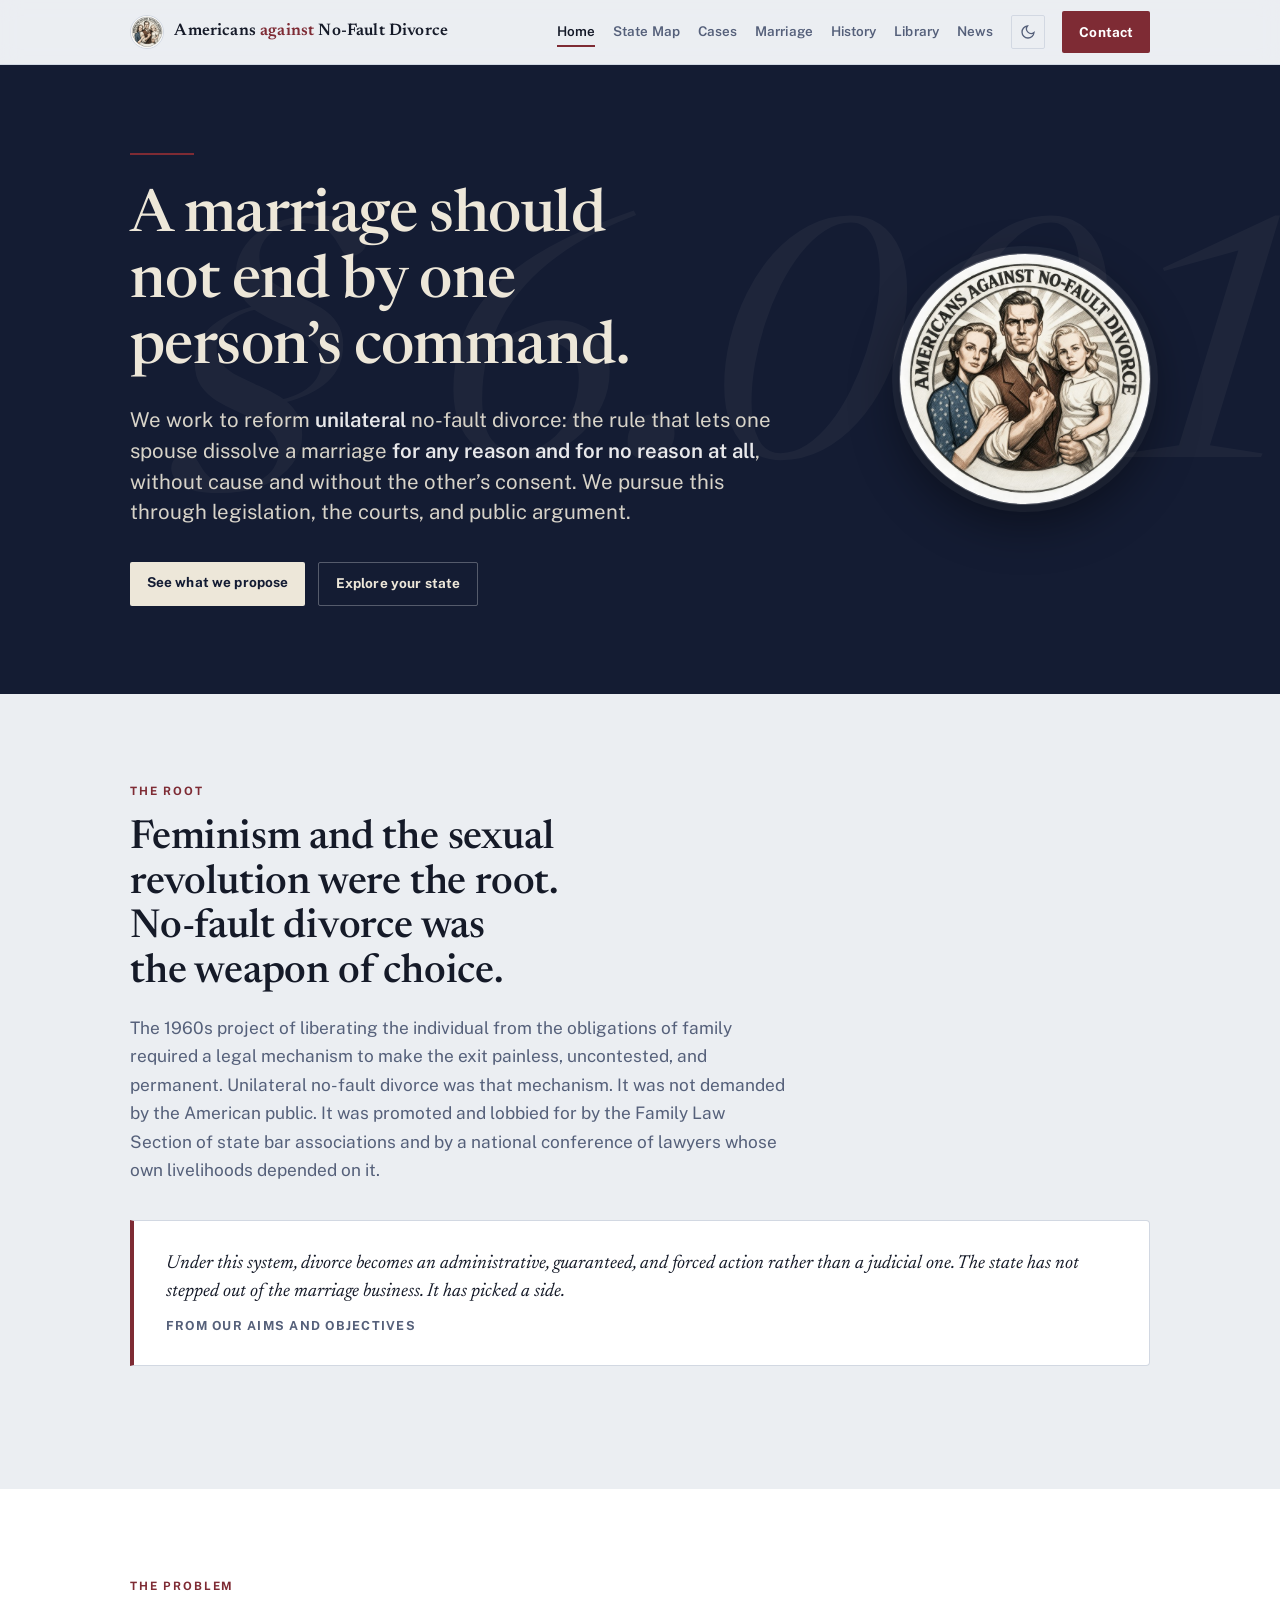
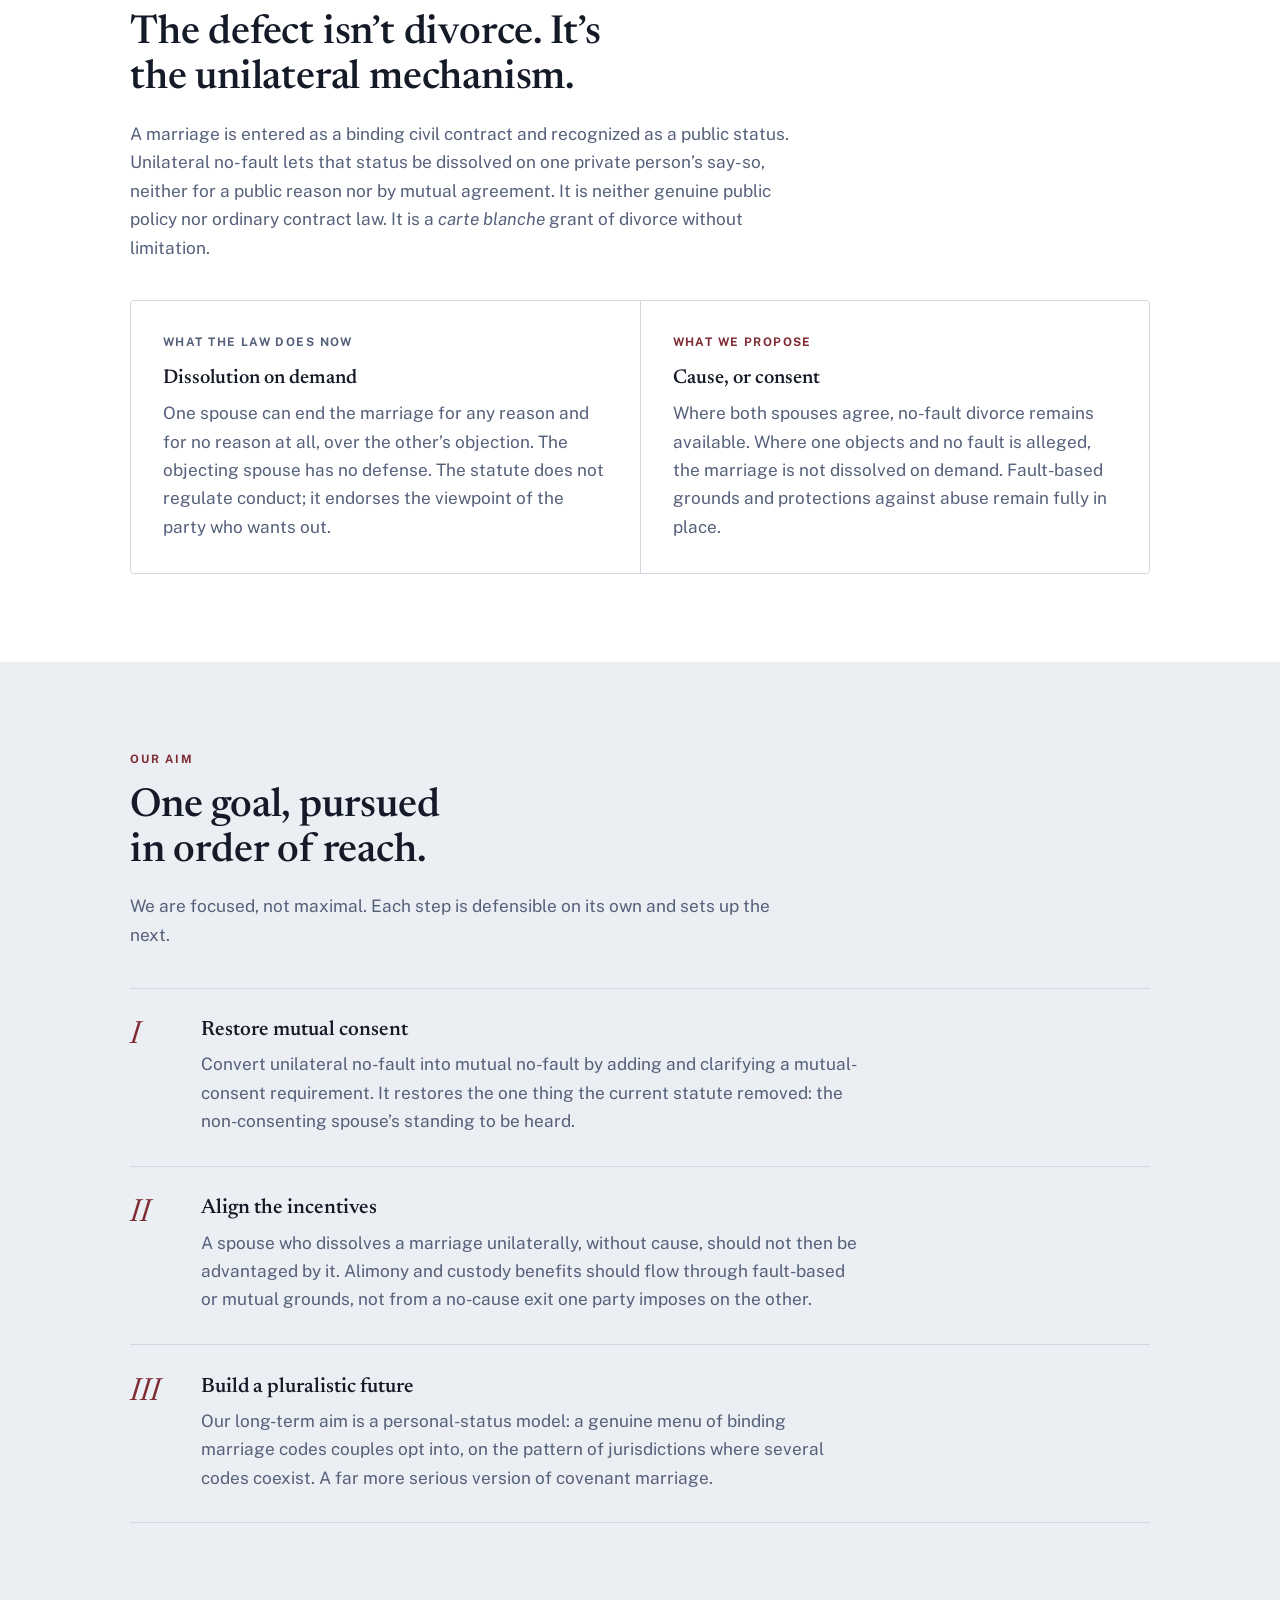
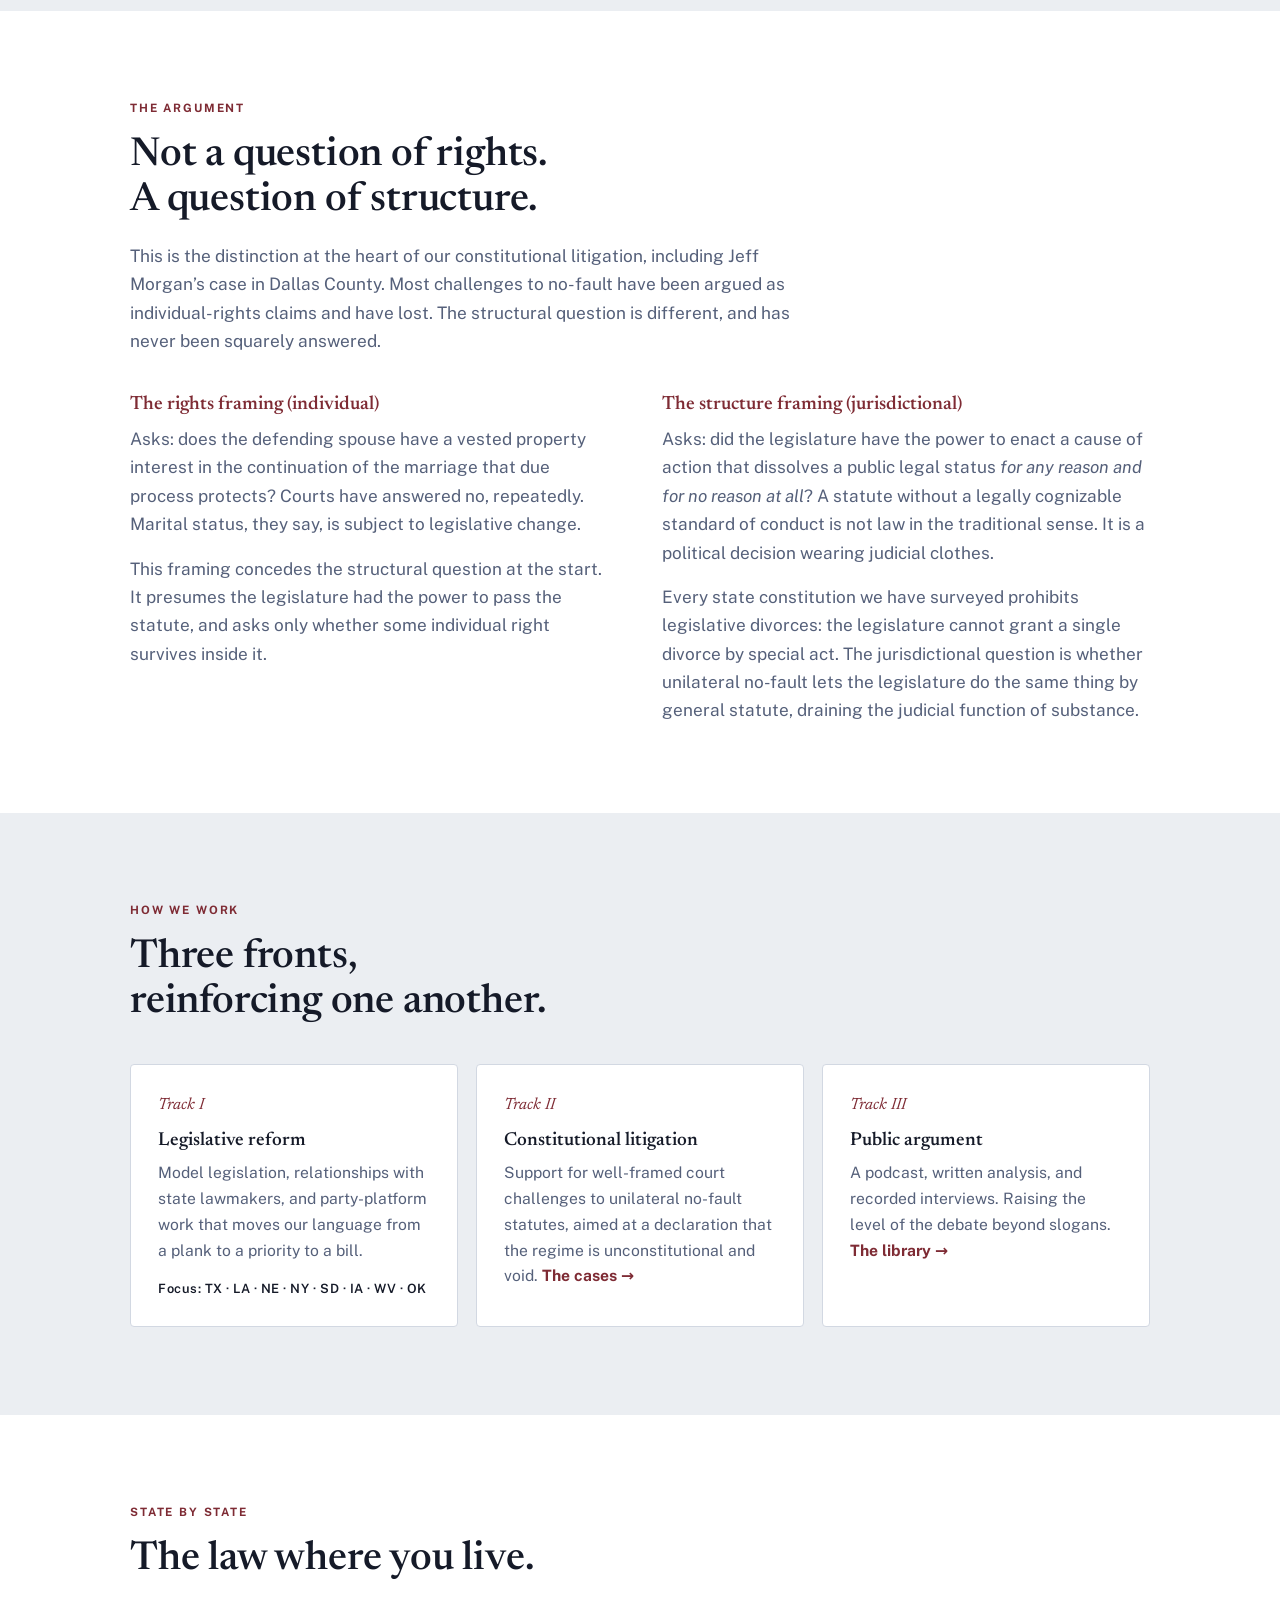
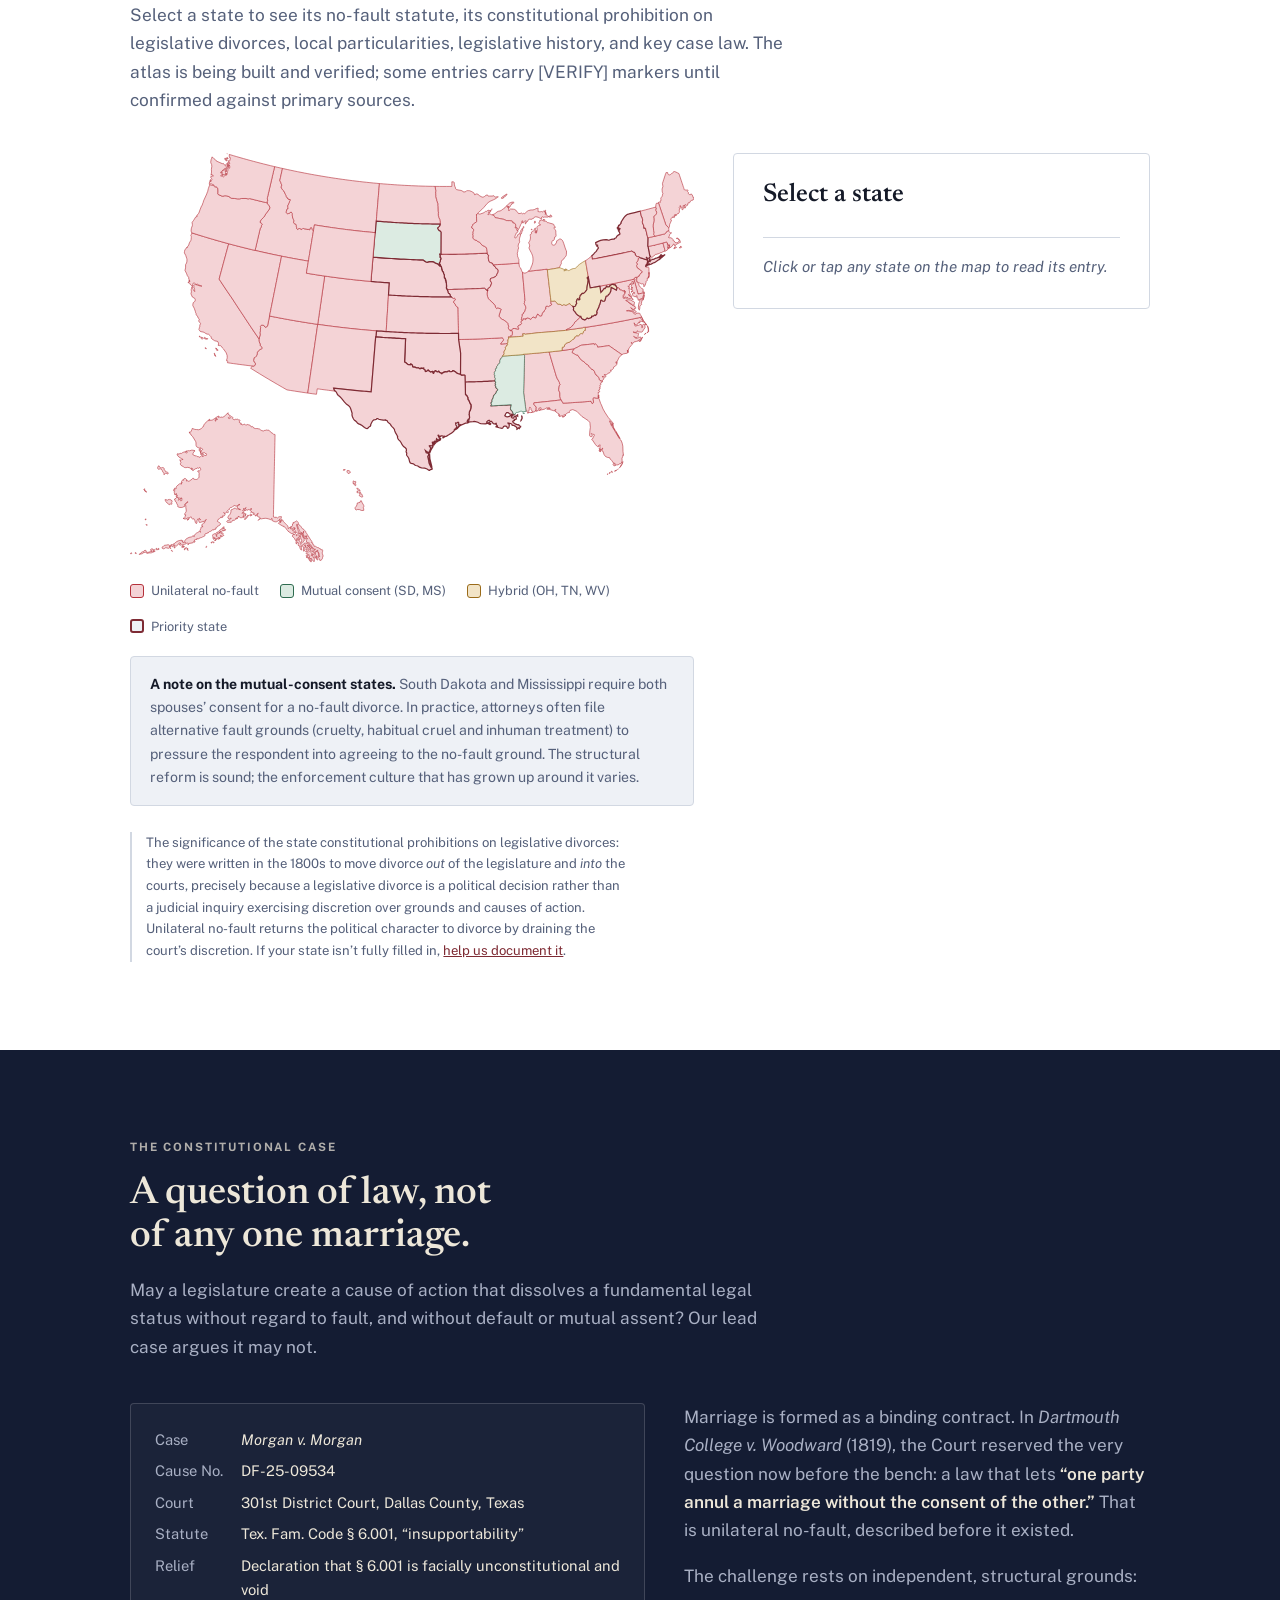
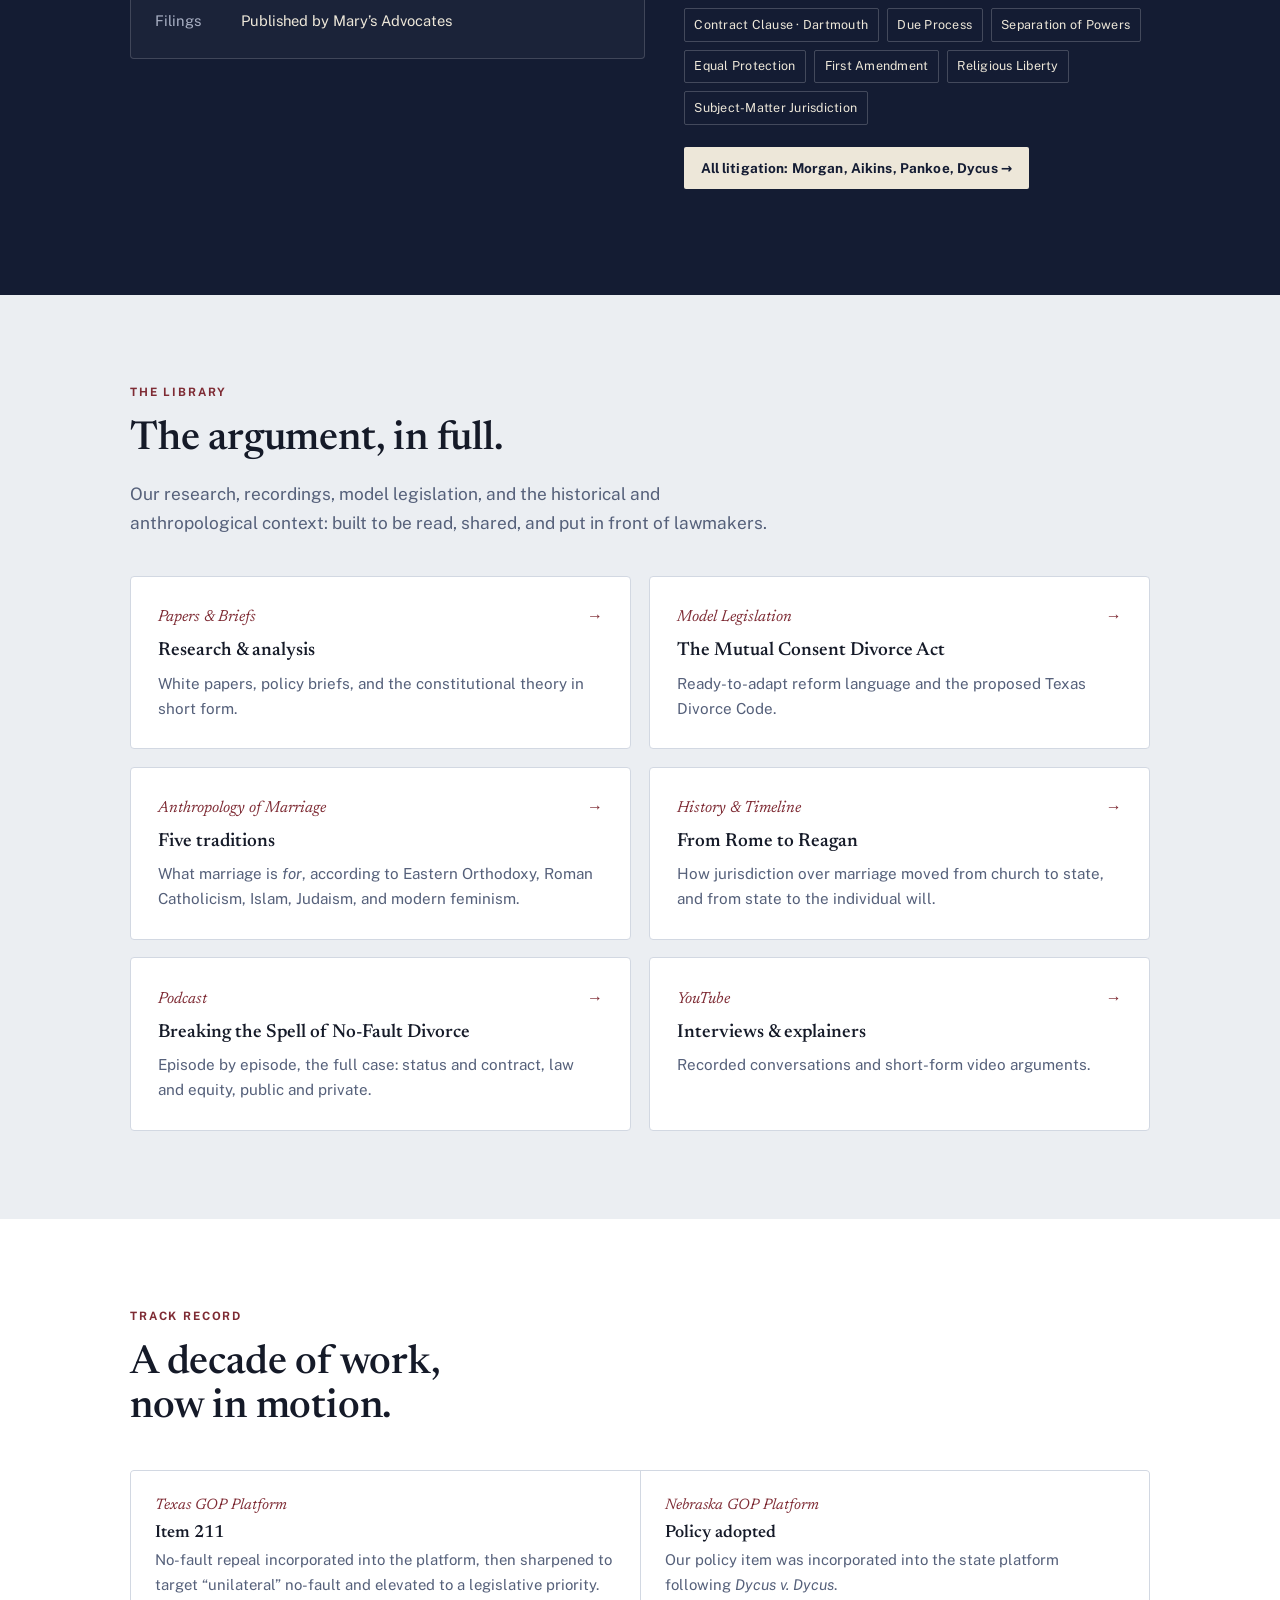
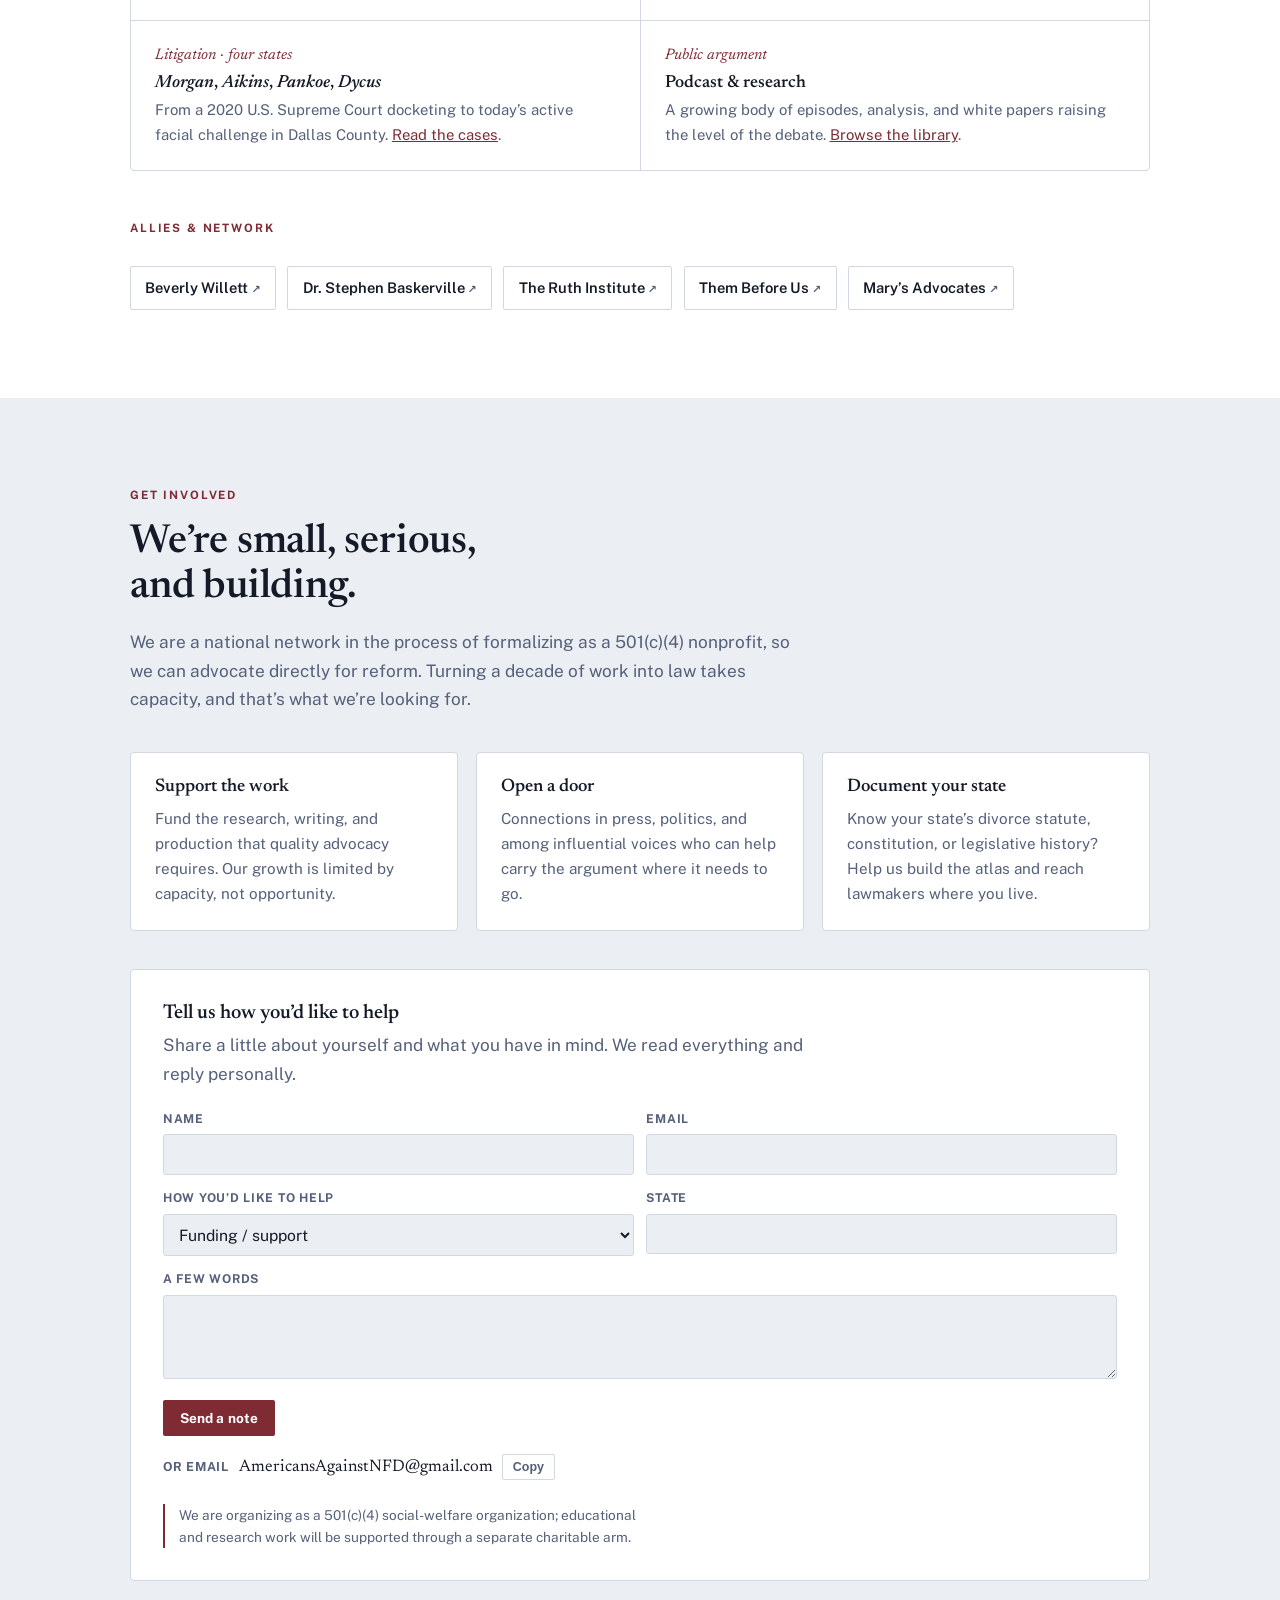
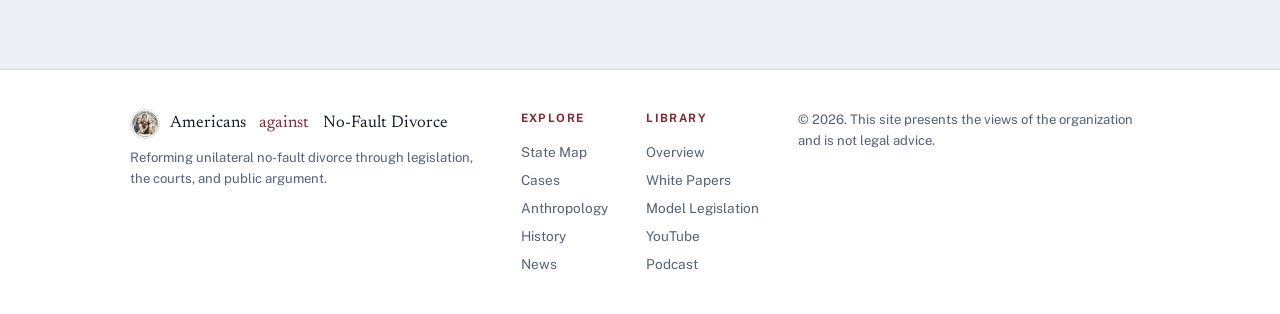
<file: index.html>
<!doctype html>
<html lang="en">
<head>
<meta charset="utf-8">
<meta name="viewport" content="width=device-width, initial-scale=1, viewport-fit=cover">
<title>Americans Against No-Fault Divorce</title>
<meta name="description" content="A national network working to reform unilateral no-fault divorce through legislation, constitutional litigation, and public argument.">
<link rel="icon" href="assets/logo-180.png">
<link rel="stylesheet" href="https://fonts.googleapis.com/css2?family=Newsreader:ital,opsz,wght@0,6..72,400..700;1,6..72,400..700&family=Public+Sans:wght@400;600;700;800&display=swap">
<link rel="stylesheet" href="site.css">
</head>
<body>

<header class="nav">
  <div class="wrap">
    <a href="index.html" class="brand"><img src="assets/logo-180.png" alt="">
      <span class="bname">Americans <span class="amp">against</span> No&#8209;Fault Divorce</span></a>
    <nav class="navlinks">
      <a href="index.html" class="active">Home</a>
      <a href="index.html#map">State Map</a>
      <a href="cases.html">Cases</a>
      <a href="anthropology.html">Marriage</a>
      <a href="history.html">History</a>
      <a href="library.html">Library</a>
      <a href="news.html">News</a>
    </nav>
    <button class="themetoggle" id="themeBtn" aria-label="Toggle light or dark theme" title="Toggle theme">
      <svg width="16" height="16" viewBox="0 0 24 24" fill="none" stroke="currentColor" stroke-width="2" aria-hidden="true"><path d="M21 12.8A9 9 0 1 1 11.2 3a7 7 0 0 0 9.8 9.8z"/></svg>
    </button>
    <a href="index.html#involved" class="btn">Contact</a>
  </div>
</header>

<main id="top">

  <section class="hero">
    <div class="statute" aria-hidden="true">&sect; 6.001</div>
    <div class="wrap">
      <div>
        <div class="rule"></div>
        <h1>A marriage should not end by one person&rsquo;s command.</h1>
        <p class="lede">We work to reform <b>unilateral</b> no-fault divorce: the rule that lets one spouse dissolve a marriage <b>for any reason and for no reason at all</b>, without cause and without the other&rsquo;s consent. We pursue this through legislation, the courts, and public argument.</p>
        <div class="cta">
          <a href="#aim" class="btn on-dark">See what we propose</a>
          <a href="#map" class="btn ghost" style="color:var(--on-navy);border-color:rgba(255,255,255,.28)">Explore your state</a>
        </div>
      </div>
      <img class="seal" src="assets/logo-700.jpg" alt="Seal of Americans Against No-Fault Divorce: a family standing together">
    </div>
  </section>

  <section id="root">
    <div class="wrap">
      <div class="eyebrow">The Root</div>
      <h2 class="lead-h">Feminism and the sexual revolution were the root. No-fault divorce was the weapon of choice.</h2>
      <p class="section-intro">The 1960s project of liberating the individual from the obligations of family required a legal mechanism to make the exit painless, uncontested, and permanent. Unilateral no-fault divorce was that mechanism. It was not demanded by the American public. It was promoted and lobbied for by the Family Law Section of state bar associations and by a national conference of lawyers whose own livelihoods depended on it.</p>
      <div class="callout">
        <p>Under this system, divorce becomes an administrative, guaranteed, and forced action rather than a judicial one. The state has not stepped out of the marriage business. It has picked a side.</p>
        <cite>From our aims and objectives</cite>
      </div>
    </div>
  </section>

  <section id="problem" style="background:var(--surface)">
    <div class="wrap">
      <div class="eyebrow">The Problem</div>
      <h2 class="lead-h">The defect isn&rsquo;t divorce. It&rsquo;s the unilateral mechanism.</h2>
      <p class="section-intro">A marriage is entered as a binding civil contract and recognized as a public status. Unilateral no-fault lets that status be dissolved on one private person&rsquo;s say-so, neither for a public reason nor by mutual agreement. It is neither genuine public policy nor ordinary contract law. It is a <i>carte blanche</i> grant of divorce without limitation.</p>
      <div class="contrast">
        <div class="now">
          <div class="k">What the law does now</div>
          <h3>Dissolution on demand</h3>
          <p>One spouse can end the marriage for any reason and for no reason at all, over the other&rsquo;s objection. The objecting spouse has no defense. The statute does not regulate conduct; it endorses the viewpoint of the party who wants out.</p>
        </div>
        <div class="prop">
          <div class="k">What we propose</div>
          <h3>Cause, or consent</h3>
          <p>Where both spouses agree, no-fault divorce remains available. Where one objects and no fault is alleged, the marriage is not dissolved on demand. Fault-based grounds and protections against abuse remain fully in place.</p>
        </div>
      </div>
    </div>
  </section>

  <section id="aim">
    <div class="wrap">
      <div class="eyebrow">Our Aim</div>
      <h2 class="lead-h">One goal, pursued in order of reach.</h2>
      <p class="section-intro">We are focused, not maximal. Each step is defensible on its own and sets up the next.</p>
      <div class="planks">
        <div class="plank">
          <div class="num">I</div>
          <div>
            <h3>Restore mutual consent</h3>
            <p>Convert unilateral no-fault into mutual no-fault by adding and clarifying a mutual-consent requirement. It restores the one thing the current statute removed: the non-consenting spouse&rsquo;s standing to be heard.</p>
          </div>
        </div>
        <div class="plank">
          <div class="num">II</div>
          <div>
            <h3>Align the incentives</h3>
            <p>A spouse who dissolves a marriage unilaterally, without cause, should not then be advantaged by it. Alimony and custody benefits should flow through fault-based or mutual grounds, not from a no-cause exit one party imposes on the other.</p>
          </div>
        </div>
        <div class="plank">
          <div class="num">III</div>
          <div>
            <h3>Build a pluralistic future</h3>
            <p>Our long-term aim is a personal-status model: a genuine menu of binding marriage codes couples opt into, on the pattern of jurisdictions where several codes coexist. A far more serious version of covenant marriage.</p>
          </div>
        </div>
      </div>
    </div>
  </section>

  <section id="structure" style="background:var(--surface)">
    <div class="wrap">
      <div class="eyebrow">The Argument</div>
      <h2 class="lead-h">Not a question of rights. A question of structure.</h2>
      <p class="section-intro">This is the distinction at the heart of our constitutional litigation, including Jeff Morgan&rsquo;s case in Dallas County. Most challenges to no-fault have been argued as individual-rights claims and have lost. The structural question is different, and has never been squarely answered.</p>
      <div class="twoup">
        <div>
          <h3>The rights framing (individual)</h3>
          <p>Asks: does the defending spouse have a vested property interest in the continuation of the marriage that due process protects? Courts have answered no, repeatedly. Marital status, they say, is subject to legislative change.</p>
          <p>This framing concedes the structural question at the start. It presumes the legislature had the power to pass the statute, and asks only whether some individual right survives inside it.</p>
        </div>
        <div>
          <h3>The structure framing (jurisdictional)</h3>
          <p>Asks: did the legislature have the power to enact a cause of action that dissolves a public legal status <i>for any reason and for no reason at all</i>? A statute without a legally cognizable standard of conduct is not law in the traditional sense. It is a political decision wearing judicial clothes.</p>
          <p>Every state constitution we have surveyed prohibits legislative divorces: the legislature cannot grant a single divorce by special act. The jurisdictional question is whether unilateral no-fault lets the legislature do the same thing by general statute, draining the judicial function of substance.</p>
        </div>
      </div>
    </div>
  </section>

  <section id="work">
    <div class="wrap">
      <div class="eyebrow">How We Work</div>
      <h2 class="lead-h">Three fronts, reinforcing one another.</h2>
      <div class="tracks">
        <div class="track">
          <div class="t-k">Track I</div>
          <h3>Legislative reform</h3>
          <p>Model legislation, relationships with state lawmakers, and party-platform work that moves our language from a plank to a priority to a bill.</p>
          <div class="states">Focus: TX &middot; LA &middot; NE &middot; NY &middot; SD &middot; IA &middot; WV &middot; OK</div>
        </div>
        <div class="track">
          <div class="t-k">Track II</div>
          <h3>Constitutional litigation</h3>
          <p>Support for well-framed court challenges to unilateral no-fault statutes, aimed at a declaration that the regime is unconstitutional and void. <a href="cases.html" style="color:var(--accent);font-weight:700;text-decoration:none">The cases &rarr;</a></p>
        </div>
        <div class="track">
          <div class="t-k">Track III</div>
          <h3>Public argument</h3>
          <p>A podcast, written analysis, and recorded interviews. Raising the level of the debate beyond slogans. <a href="library.html" style="color:var(--accent);font-weight:700;text-decoration:none">The library &rarr;</a></p>
        </div>
      </div>
    </div>
  </section>

  <section id="map" style="background:var(--surface)">
    <div class="wrap">
      <div class="eyebrow">State by State</div>
      <h2 class="lead-h">The law where you live.</h2>
      <p class="section-intro">Select a state to see its no-fault statute, its constitutional prohibition on legislative divorces, local particularities, legislative history, and key case law. The atlas is being built and verified; some entries carry [VERIFY] markers until confirmed against primary sources.</p>
      <div class="mapgrid">
        <div class="mapbox">
          <div id="mapsvg-host"></div>
          <div class="legend">
            <span><i class="swatch unilateral"></i> Unilateral no-fault</span>
            <span><i class="swatch model"></i> Mutual consent (SD, MS)</span>
            <span><i class="swatch hybrid"></i> Hybrid (OH, TN, WV)</span>
            <span><i class="swatch focus"></i> Priority state</span>
          </div>
          <div class="mapcaveat">
            <b>A note on the mutual-consent states.</b> South Dakota and Mississippi require both spouses&rsquo; consent for a no-fault divorce. In practice, attorneys often file alternative fault grounds (cruelty, habitual cruel and inhuman treatment) to pressure the respondent into agreeing to the no-fault ground. The structural reform is sound; the enforcement culture that has grown up around it varies.
          </div>
        </div>
        <aside class="statepanel" aria-live="polite">
          <div class="pname" id="pname">Select a state</div>
          <div class="ptags" id="ptags"></div>
          <div id="pbody">
            <div class="field"><p class="empty">Click or tap any state on the map to read its entry.</p></div>
          </div>
        </aside>
      </div>
      <p class="mapnote">The significance of the state constitutional prohibitions on legislative divorces: they were written in the 1800s to move divorce <i>out</i> of the legislature and <i>into</i> the courts, precisely because a legislative divorce is a political decision rather than a judicial inquiry exercising discretion over grounds and causes of action. Unilateral no-fault returns the political character to divorce by draining the court&rsquo;s discretion. If your state isn&rsquo;t fully filled in, <a href="index.html#involved">help us document it</a>.</p>
    </div>
  </section>

  <section id="case" class="case on-navy">
    <div class="wrap">
      <div class="eyebrow">The Constitutional Case</div>
      <h2>A question of law, not of any one marriage.</h2>
      <p class="case-intro">May a legislature create a cause of action that dissolves a fundamental legal status without regard to fault, and without default or mutual assent? Our lead case argues it may not.</p>
      <div class="docket">
        <div class="docket-card">
          <dl class="dl">
            <dt>Case</dt><dd><em>Morgan v. Morgan</em></dd>
            <dt>Cause No.</dt><dd>DF-25-09534</dd>
            <dt>Court</dt><dd>301st District Court, Dallas County, Texas</dd>
            <dt>Statute</dt><dd>Tex. Fam. Code &sect; 6.001, &ldquo;insupportability&rdquo;</dd>
            <dt>Relief</dt><dd>Declaration that &sect; 6.001 is facially unconstitutional and void</dd>
            <dt>Filings</dt><dd>Published by Mary&rsquo;s Advocates</dd>
          </dl>
        </div>
        <div class="theory">
          <p>Marriage is formed as a binding contract. In <em>Dartmouth College v. Woodward</em> (1819), the Court reserved the very question now before the bench: a law that lets <b>&ldquo;one party annul a marriage without the consent of the other.&rdquo;</b> That is unilateral no-fault, described before it existed.</p>
          <p>The challenge rests on independent, structural grounds:</p>
          <div class="grounds">
            <span class="ground">Contract Clause &middot; Dartmouth</span>
            <span class="ground">Due Process</span>
            <span class="ground">Separation of Powers</span>
            <span class="ground">Equal Protection</span>
            <span class="ground">First Amendment</span>
            <span class="ground">Religious Liberty</span>
            <span class="ground">Subject-Matter Jurisdiction</span>
          </div>
          <p style="margin-top:1.4rem"><a href="cases.html" class="btn on-dark">All litigation: Morgan, Aikins, Pankoe, Dycus &rarr;</a></p>
        </div>
      </div>
    </div>
  </section>

  <section id="library-preview">
    <div class="wrap">
      <div class="eyebrow">The Library</div>
      <h2 class="lead-h">The argument, in full.</h2>
      <p class="section-intro">Our research, recordings, model legislation, and the historical and anthropological context: built to be read, shared, and put in front of lawmakers.</p>
      <div class="lib">
        <a class="libcard" href="library.html">
          <span class="lk">Papers &amp; Briefs <span class="arrow">&rarr;</span></span>
          <h3>Research &amp; analysis</h3>
          <p>White papers, policy briefs, and the constitutional theory in short form.</p>
        </a>
        <a class="libcard" href="bills.html">
          <span class="lk">Model Legislation <span class="arrow">&rarr;</span></span>
          <h3>The Mutual Consent Divorce Act</h3>
          <p>Ready-to-adapt reform language and the proposed Texas Divorce Code.</p>
        </a>
        <a class="libcard" href="anthropology.html">
          <span class="lk">Anthropology of Marriage <span class="arrow">&rarr;</span></span>
          <h3>Five traditions</h3>
          <p>What marriage is <i>for</i>, according to Eastern Orthodoxy, Roman Catholicism, Islam, Judaism, and modern feminism.</p>
        </a>
        <a class="libcard" href="history.html">
          <span class="lk">History &amp; Timeline <span class="arrow">&rarr;</span></span>
          <h3>From Rome to Reagan</h3>
          <p>How jurisdiction over marriage moved from church to state, and from state to the individual will.</p>
        </a>
        <a class="libcard" href="podcast.html">
          <span class="lk">Podcast <span class="arrow">&rarr;</span></span>
          <h3>Breaking the Spell of No-Fault Divorce</h3>
          <p>Episode by episode, the full case: status and contract, law and equity, public and private.</p>
        </a>
        <a class="libcard" href="youtube.html">
          <span class="lk">YouTube <span class="arrow">&rarr;</span></span>
          <h3>Interviews &amp; explainers</h3>
          <p>Recorded conversations and short-form video arguments.</p>
        </a>
      </div>
    </div>
  </section>

  <section id="record" style="background:var(--surface)">
    <div class="wrap">
      <div class="eyebrow">Track Record</div>
      <h2 class="lead-h">A decade of work, now in motion.</h2>
      <div class="record">
        <div class="rec">
          <div class="y">Texas GOP Platform</div>
          <h3>Item 211</h3>
          <p>No-fault repeal incorporated into the platform, then sharpened to target &ldquo;unilateral&rdquo; no-fault and elevated to a legislative priority.</p>
        </div>
        <div class="rec">
          <div class="y">Nebraska GOP Platform</div>
          <h3>Policy adopted</h3>
          <p>Our policy item was incorporated into the state platform following <em>Dycus v. Dycus</em>.</p>
        </div>
        <div class="rec">
          <div class="y">Litigation &middot; four states</div>
          <h3><em>Morgan</em>, <em>Aikins</em>, <em>Pankoe</em>, <em>Dycus</em></h3>
          <p>From a 2020 U.S. Supreme Court docketing to today&rsquo;s active facial challenge in Dallas County. <a href="cases.html" style="color:var(--accent)">Read the cases</a>.</p>
        </div>
        <div class="rec">
          <div class="y">Public argument</div>
          <h3>Podcast &amp; research</h3>
          <p>A growing body of episodes, analysis, and white papers raising the level of the debate. <a href="library.html" style="color:var(--accent)">Browse the library</a>.</p>
        </div>
      </div>
      <div class="eyebrow" style="margin-top:3rem">Allies &amp; Network</div>
      <div class="allies">
        <a class="ally" href="https://beverlywillett.com/" target="_blank" rel="noopener noreferrer">Beverly Willett</a>
        <a class="ally" href="https://stephenbaskerville.substack.com/" target="_blank" rel="noopener noreferrer">Dr. Stephen Baskerville</a>
        <a class="ally" href="https://ruthinstitute.org/" target="_blank" rel="noopener noreferrer">The Ruth Institute</a>
        <a class="ally" href="https://thembeforeus.com/" target="_blank" rel="noopener noreferrer">Them Before Us</a>
        <a class="ally" href="https://marysadvocates.org/" target="_blank" rel="noopener noreferrer">Mary&rsquo;s Advocates</a>
      </div>
    </div>
  </section>

  <section id="involved">
    <div class="wrap">
      <div class="eyebrow">Get Involved</div>
      <h2 class="lead-h">We&rsquo;re small, serious, and building.</h2>
      <p class="section-intro">We are a national network in the process of formalizing as a 501(c)(4) nonprofit, so we can advocate directly for reform. Turning a decade of work into law takes capacity, and that&rsquo;s what we&rsquo;re looking for.</p>
      <div class="give">
        <div class="card">
          <h3>Support the work</h3>
          <p>Fund the research, writing, and production that quality advocacy requires. Our growth is limited by capacity, not opportunity.</p>
        </div>
        <div class="card">
          <h3>Open a door</h3>
          <p>Connections in press, politics, and among influential voices who can help carry the argument where it needs to go.</p>
        </div>
        <div class="card">
          <h3>Document your state</h3>
          <p>Know your state&rsquo;s divorce statute, constitution, or legislative history? Help us build the atlas and reach lawmakers where you live.</p>
        </div>
      </div>
      <div class="contactbar">
        <h3>Tell us how you&rsquo;d like to help</h3>
        <p>Share a little about yourself and what you have in mind. We read everything and reply personally.</p>
        <form class="form" id="joinForm" novalidate>
          <div><label for="f-name">Name</label><input id="f-name" name="name" type="text" autocomplete="name"></div>
          <div><label for="f-email">Email</label><input id="f-email" name="email" type="email" autocomplete="email"></div>
          <div><label for="f-help">How you&rsquo;d like to help</label>
            <select id="f-help" name="help">
              <option>Funding / support</option>
              <option>Connections &amp; press</option>
              <option>Writing or research</option>
              <option>Legal / academic</option>
              <option>Document my state</option>
              <option>Organizing</option>
              <option>Share my story</option>
              <option>Other</option>
            </select>
          </div>
          <div><label for="f-state">State</label><input id="f-state" name="state" type="text" autocomplete="address-level1"></div>
          <div class="full"><label for="f-msg">A few words</label><textarea id="f-msg" name="message"></textarea></div>
          <div class="full"><button type="submit" class="btn">Send a note</button><span class="formnote" id="formMsg" role="status"></span></div>
        </form>
        <div class="mailrow">
          <span style="font-size:.78rem;font-weight:700;letter-spacing:.06em;text-transform:uppercase;color:var(--muted)">Or email</span>
          <span class="mail" id="orgEmail">AmericansAgainstNFD@gmail.com</span>
          <button class="copybtn" id="copyEmail" type="button">Copy</button>
        </div>
        <p class="disclaimer">We are organizing as a 501(c)(4) social-welfare organization; educational and research work will be supported through a separate charitable arm.</p>
      </div>
    </div>
  </section>
</main>

<footer>
  <div class="wrap">
    <div class="fcol">
      <div class="fb"><img src="assets/logo-180.png" alt="">Americans <span style="color:var(--accent)">&nbsp;against&nbsp;</span> No-Fault Divorce</div>
      <small>Reforming unilateral no-fault divorce through legislation, the courts, and public argument.</small>
    </div>
    <nav>
      <div class="fhead">Explore</div>
      <a href="index.html#map">State Map</a>
      <a href="cases.html">Cases</a>
      <a href="anthropology.html">Anthropology</a>
      <a href="history.html">History</a>
      <a href="news.html">News</a>
    </nav>
    <nav>
      <div class="fhead">Library</div>
      <a href="library.html">Overview</a>
      <a href="papers.html">White Papers</a>
      <a href="bills.html">Model Legislation</a>
      <a href="youtube.html">YouTube</a>
      <a href="podcast.html">Podcast</a>
    </nav>
    <div class="fcol">
      <small>&copy; <span class="yr"></span>. This site presents the views of the organization and is not legal advice.</small>
    </div>
  </div>
</footer>

<script src="usmap-data.js"></script>
<script src="site.js"></script>
</body>
</html>
</file>
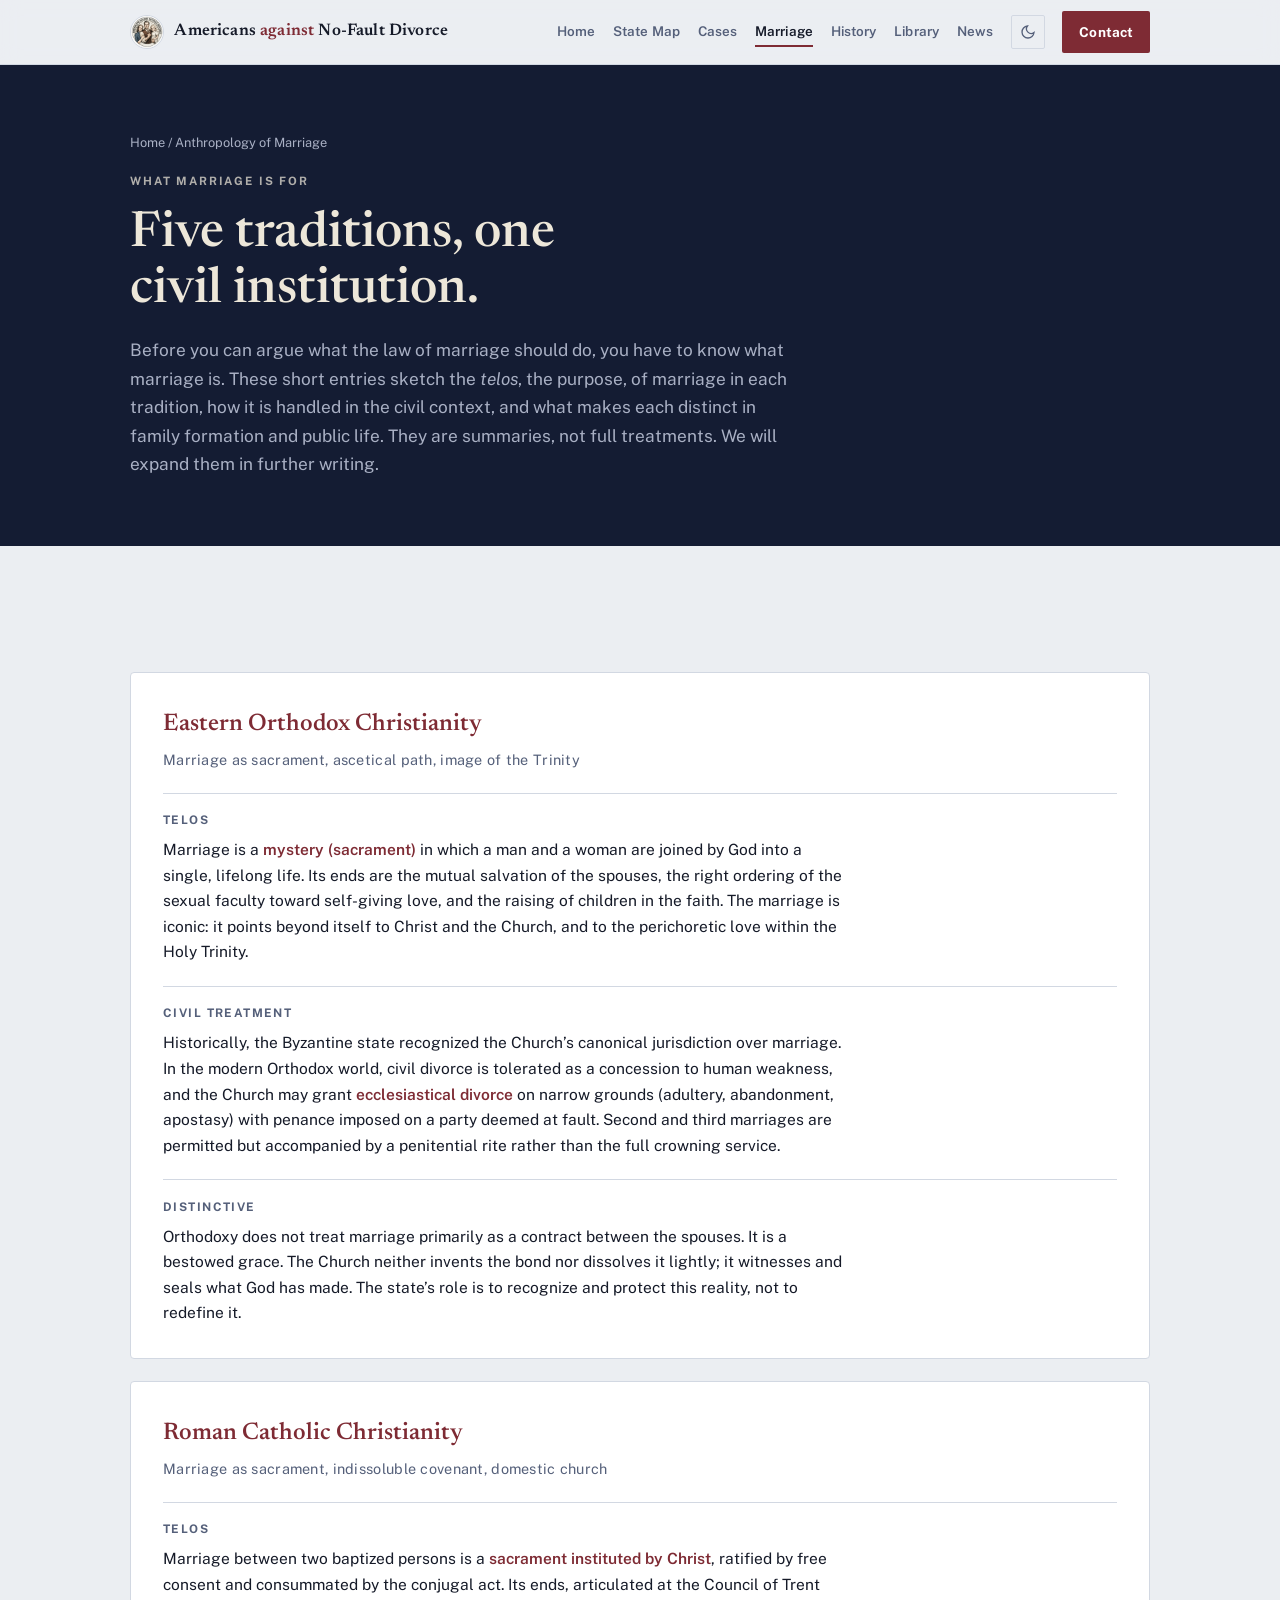
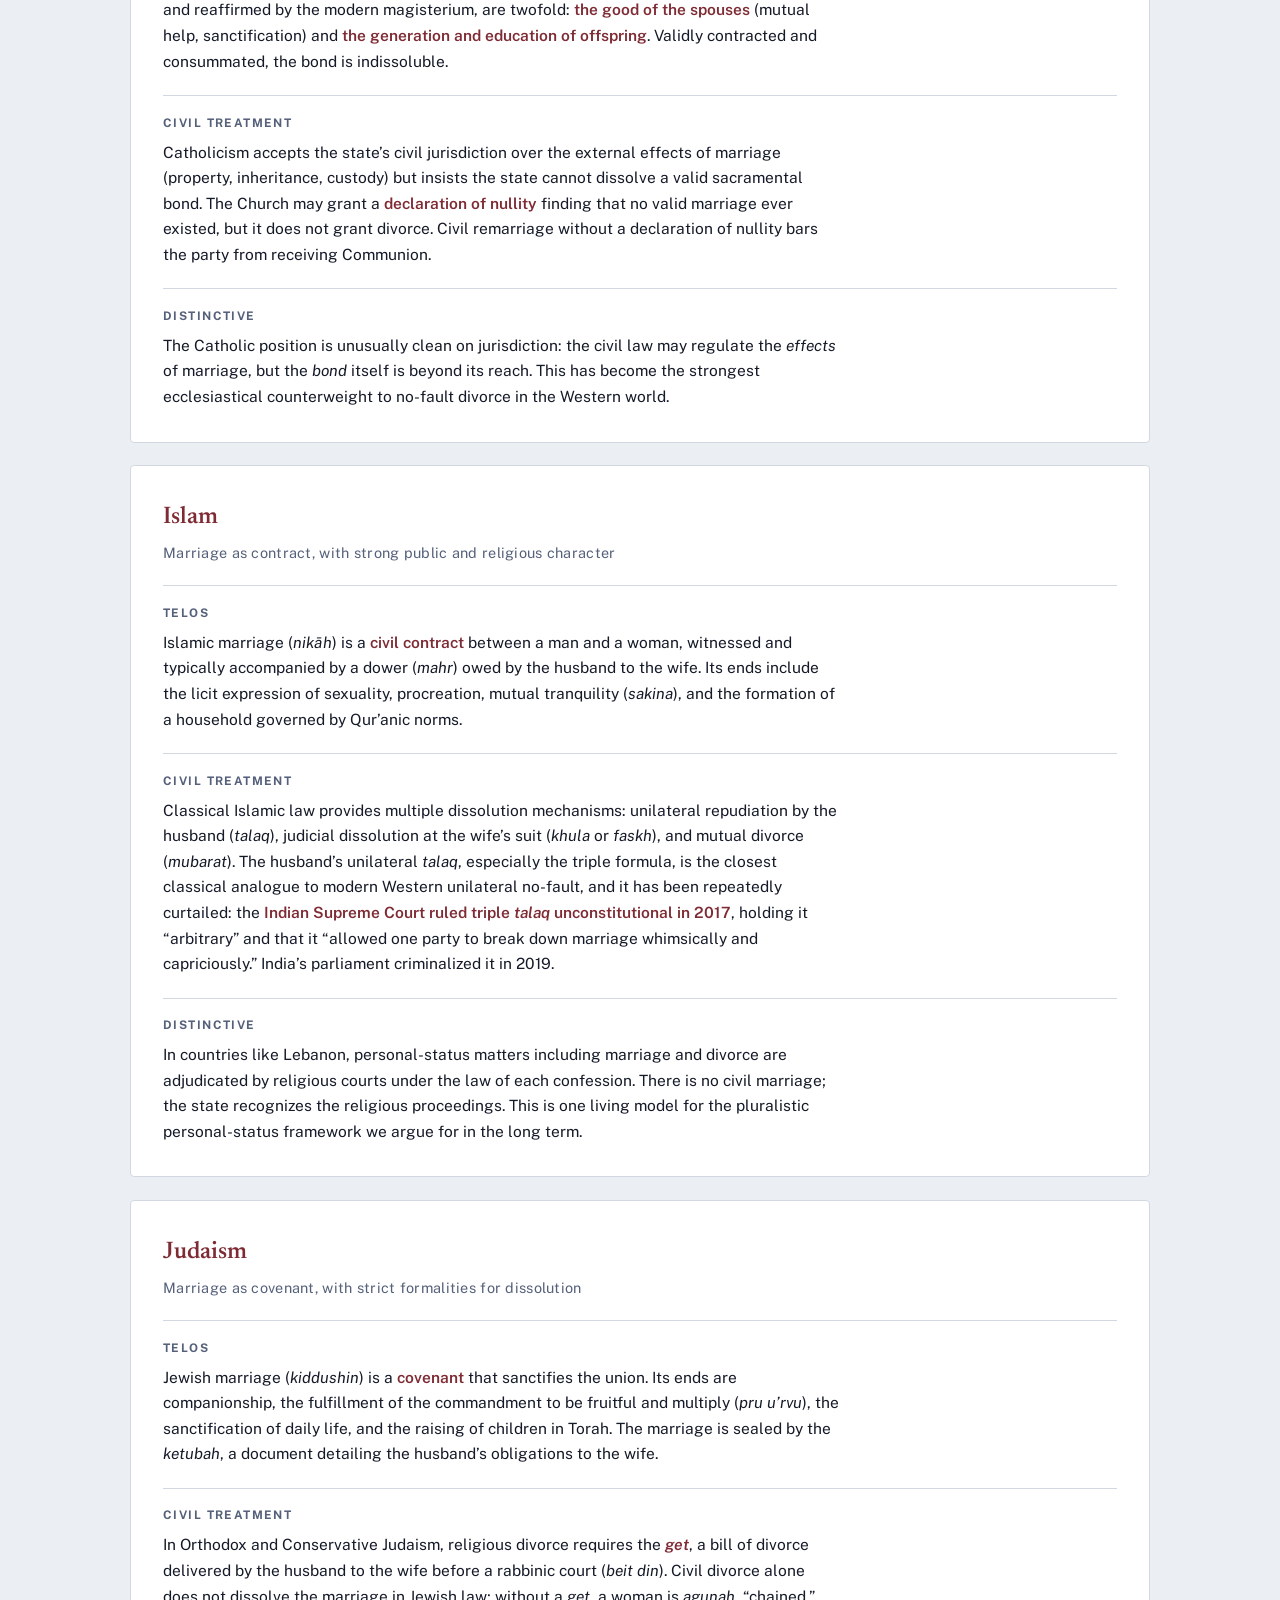
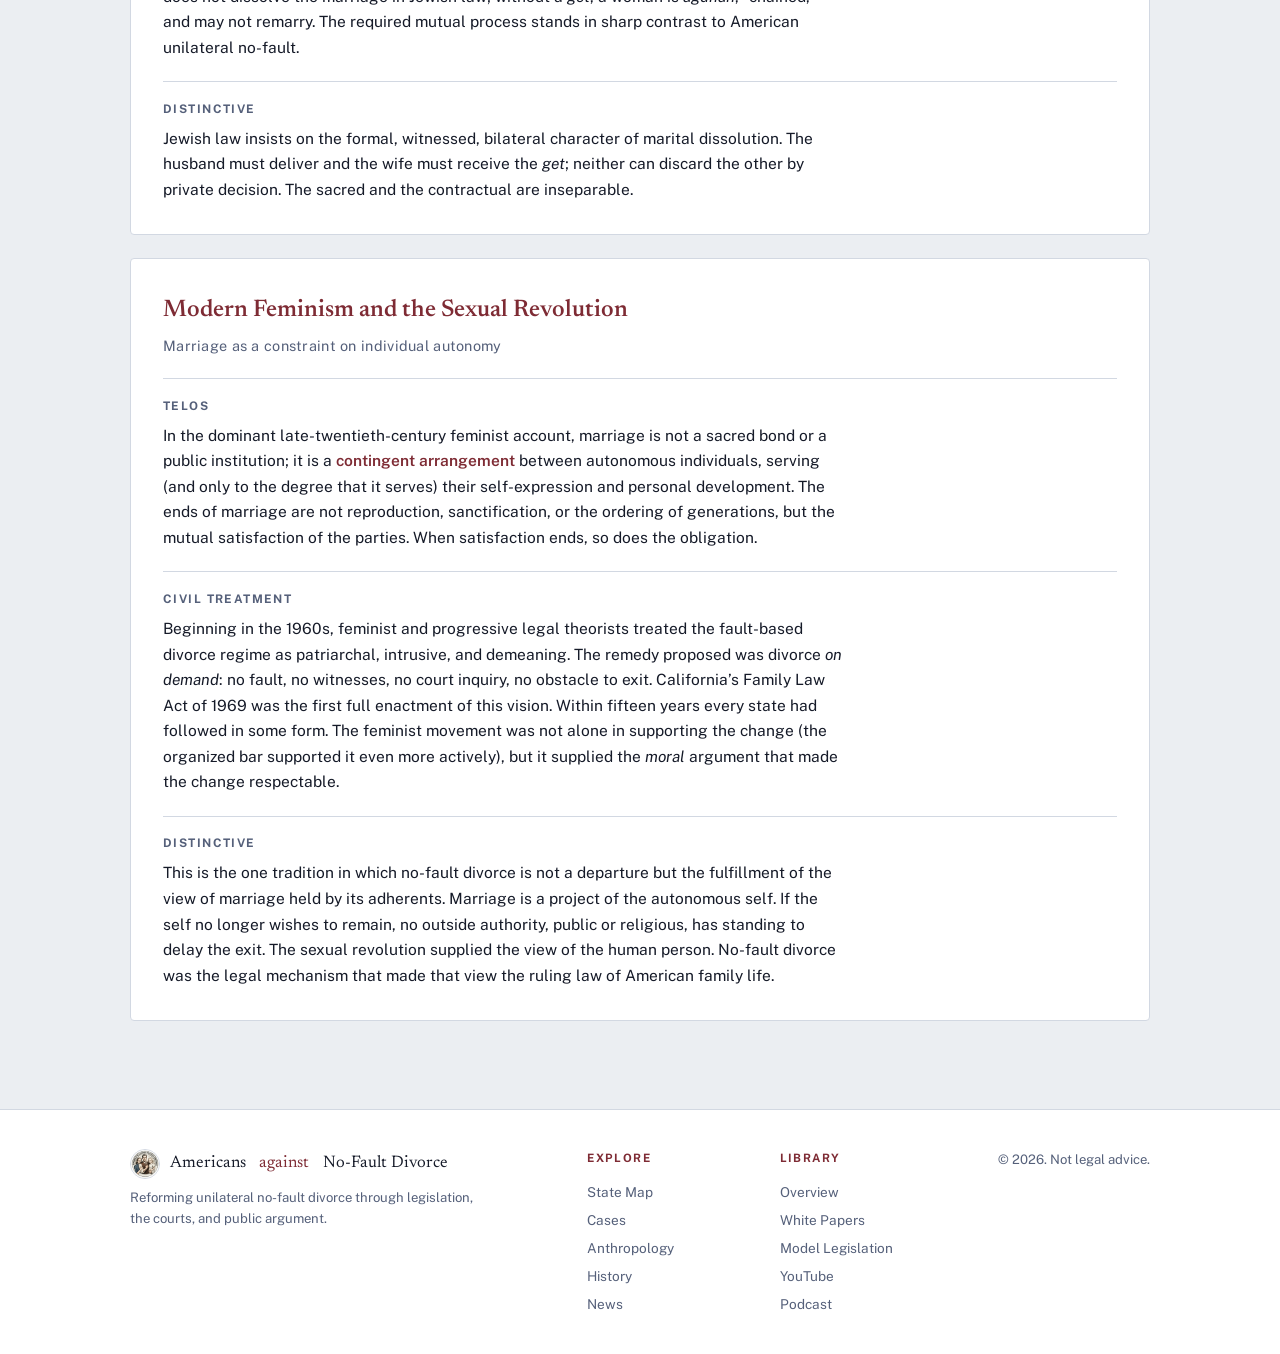
<file: anthropology.html>
<!doctype html>
<html lang="en">
<head>
<meta charset="utf-8">
<meta name="viewport" content="width=device-width, initial-scale=1, viewport-fit=cover">
<title>Anthropology of Marriage: Americans Against No-Fault Divorce</title>
<link rel="icon" href="assets/logo-180.png">
<link rel="stylesheet" href="https://fonts.googleapis.com/css2?family=Newsreader:ital,opsz,wght@0,6..72,400..700;1,6..72,400..700&family=Public+Sans:wght@400;600;700;800&display=swap">
<link rel="stylesheet" href="site.css">
</head>
<body>

<header class="nav">
  <div class="wrap">
    <a href="index.html" class="brand"><img src="assets/logo-180.png" alt="">
      <span class="bname">Americans <span class="amp">against</span> No&#8209;Fault Divorce</span></a>
    <nav class="navlinks">
      <a href="index.html">Home</a>
      <a href="index.html#map">State Map</a>
      <a href="cases.html">Cases</a>
      <a href="anthropology.html" class="active">Marriage</a>
      <a href="history.html">History</a>
      <a href="library.html">Library</a>
      <a href="news.html">News</a>
    </nav>
    <button class="themetoggle" id="themeBtn" aria-label="Toggle light or dark theme"><svg width="16" height="16" viewBox="0 0 24 24" fill="none" stroke="currentColor" stroke-width="2" aria-hidden="true"><path d="M21 12.8A9 9 0 1 1 11.2 3a7 7 0 0 0 9.8 9.8z"/></svg></button>
    <a href="index.html#involved" class="btn">Contact</a>
  </div>
</header>

<div class="pagehead">
  <div class="wrap">
    <div class="crumb"><a href="index.html">Home</a> / Anthropology of Marriage</div>
    <div class="eyebrow">What Marriage Is For</div>
    <h1>Five traditions, one civil institution.</h1>
    <p class="lede">Before you can argue what the law of marriage should do, you have to know what marriage is. These short entries sketch the <i>telos</i>, the purpose, of marriage in each tradition, how it is handled in the civil context, and what makes each distinct in family formation and public life. They are summaries, not full treatments. We will expand them in further writing.</p>
  </div>
</div>

<main>
<section>
  <div class="wrap">
    <div class="faiths">

      <article class="faith">
        <div class="fname">Eastern Orthodox Christianity</div>
        <div class="fsubtitle">Marriage as sacrament, ascetical path, image of the Trinity</div>
        <h4>Telos</h4>
        <p>Marriage is a <b>mystery (sacrament)</b> in which a man and a woman are joined by God into a single, lifelong life. Its ends are the mutual salvation of the spouses, the right ordering of the sexual faculty toward self-giving love, and the raising of children in the faith. The marriage is iconic: it points beyond itself to Christ and the Church, and to the perichoretic love within the Holy Trinity.</p>
        <h4>Civil treatment</h4>
        <p>Historically, the Byzantine state recognized the Church&rsquo;s canonical jurisdiction over marriage. In the modern Orthodox world, civil divorce is tolerated as a concession to human weakness, and the Church may grant <b>ecclesiastical divorce</b> on narrow grounds (adultery, abandonment, apostasy) with penance imposed on a party deemed at fault. Second and third marriages are permitted but accompanied by a penitential rite rather than the full crowning service.</p>
        <h4>Distinctive</h4>
        <p>Orthodoxy does not treat marriage primarily as a contract between the spouses. It is a bestowed grace. The Church neither invents the bond nor dissolves it lightly; it witnesses and seals what God has made. The state&rsquo;s role is to recognize and protect this reality, not to redefine it.</p>
      </article>

      <article class="faith">
        <div class="fname">Roman Catholic Christianity</div>
        <div class="fsubtitle">Marriage as sacrament, indissoluble covenant, domestic church</div>
        <h4>Telos</h4>
        <p>Marriage between two baptized persons is a <b>sacrament instituted by Christ</b>, ratified by free consent and consummated by the conjugal act. Its ends, articulated at the Council of Trent and reaffirmed by the modern magisterium, are twofold: <b>the good of the spouses</b> (mutual help, sanctification) and <b>the generation and education of offspring</b>. Validly contracted and consummated, the bond is indissoluble.</p>
        <h4>Civil treatment</h4>
        <p>Catholicism accepts the state&rsquo;s civil jurisdiction over the external effects of marriage (property, inheritance, custody) but insists the state cannot dissolve a valid sacramental bond. The Church may grant a <b>declaration of nullity</b> finding that no valid marriage ever existed, but it does not grant divorce. Civil remarriage without a declaration of nullity bars the party from receiving Communion.</p>
        <h4>Distinctive</h4>
        <p>The Catholic position is unusually clean on jurisdiction: the civil law may regulate the <i>effects</i> of marriage, but the <i>bond</i> itself is beyond its reach. This has become the strongest ecclesiastical counterweight to no-fault divorce in the Western world.</p>
      </article>

      <article class="faith">
        <div class="fname">Islam</div>
        <div class="fsubtitle">Marriage as contract, with strong public and religious character</div>
        <h4>Telos</h4>
        <p>Islamic marriage (<i>nik&amacr;h</i>) is a <b>civil contract</b> between a man and a woman, witnessed and typically accompanied by a dower (<i>mahr</i>) owed by the husband to the wife. Its ends include the licit expression of sexuality, procreation, mutual tranquility (<i>sakina</i>), and the formation of a household governed by Qur&rsquo;anic norms.</p>
        <h4>Civil treatment</h4>
        <p>Classical Islamic law provides multiple dissolution mechanisms: unilateral repudiation by the husband (<i>talaq</i>), judicial dissolution at the wife&rsquo;s suit (<i>khula</i> or <i>faskh</i>), and mutual divorce (<i>mubarat</i>). The husband&rsquo;s unilateral <i>talaq</i>, especially the triple formula, is the closest classical analogue to modern Western unilateral no-fault, and it has been repeatedly curtailed: the <b>Indian Supreme Court ruled triple <i>talaq</i> unconstitutional in 2017</b>, holding it &ldquo;arbitrary&rdquo; and that it &ldquo;allowed one party to break down marriage whimsically and capriciously.&rdquo; India&rsquo;s parliament criminalized it in 2019.</p>
        <h4>Distinctive</h4>
        <p>In countries like Lebanon, personal-status matters including marriage and divorce are adjudicated by religious courts under the law of each confession. There is no civil marriage; the state recognizes the religious proceedings. This is one living model for the pluralistic personal-status framework we argue for in the long term.</p>
      </article>

      <article class="faith">
        <div class="fname">Judaism</div>
        <div class="fsubtitle">Marriage as covenant, with strict formalities for dissolution</div>
        <h4>Telos</h4>
        <p>Jewish marriage (<i>kiddushin</i>) is a <b>covenant</b> that sanctifies the union. Its ends are companionship, the fulfillment of the commandment to be fruitful and multiply (<i>pru u&rsquo;rvu</i>), the sanctification of daily life, and the raising of children in Torah. The marriage is sealed by the <i>ketubah</i>, a document detailing the husband&rsquo;s obligations to the wife.</p>
        <h4>Civil treatment</h4>
        <p>In Orthodox and Conservative Judaism, religious divorce requires the <b><i>get</i></b>, a bill of divorce delivered by the husband to the wife before a rabbinic court (<i>beit din</i>). Civil divorce alone does not dissolve the marriage in Jewish law; without a <i>get</i>, a woman is <i>agunah</i>, &ldquo;chained,&rdquo; and may not remarry. The required mutual process stands in sharp contrast to American unilateral no-fault.</p>
        <h4>Distinctive</h4>
        <p>Jewish law insists on the formal, witnessed, bilateral character of marital dissolution. The husband must deliver and the wife must receive the <i>get</i>; neither can discard the other by private decision. The sacred and the contractual are inseparable.</p>
      </article>

      <article class="faith">
        <div class="fname">Modern Feminism and the Sexual Revolution</div>
        <div class="fsubtitle">Marriage as a constraint on individual autonomy</div>
        <h4>Telos</h4>
        <p>In the dominant late-twentieth-century feminist account, marriage is not a sacred bond or a public institution; it is a <b>contingent arrangement</b> between autonomous individuals, serving (and only to the degree that it serves) their self-expression and personal development. The ends of marriage are not reproduction, sanctification, or the ordering of generations, but the mutual satisfaction of the parties. When satisfaction ends, so does the obligation.</p>
        <h4>Civil treatment</h4>
        <p>Beginning in the 1960s, feminist and progressive legal theorists treated the fault-based divorce regime as patriarchal, intrusive, and demeaning. The remedy proposed was divorce <i>on demand</i>: no fault, no witnesses, no court inquiry, no obstacle to exit. California&rsquo;s Family Law Act of 1969 was the first full enactment of this vision. Within fifteen years every state had followed in some form. The feminist movement was not alone in supporting the change (the organized bar supported it even more actively), but it supplied the <i>moral</i> argument that made the change respectable.</p>
        <h4>Distinctive</h4>
        <p>This is the one tradition in which no-fault divorce is not a departure but the fulfillment of the view of marriage held by its adherents. Marriage is a project of the autonomous self. If the self no longer wishes to remain, no outside authority, public or religious, has standing to delay the exit. The sexual revolution supplied the view of the human person. No-fault divorce was the legal mechanism that made that view the ruling law of American family life.</p>
      </article>

    </div>
  </div>
</section>
</main>

<footer>
  <div class="wrap">
    <div class="fcol"><div class="fb"><img src="assets/logo-180.png" alt="">Americans <span style="color:var(--accent)">&nbsp;against&nbsp;</span> No-Fault Divorce</div>
      <small>Reforming unilateral no-fault divorce through legislation, the courts, and public argument.</small></div>
    <nav><div class="fhead">Explore</div><a href="index.html#map">State Map</a><a href="cases.html">Cases</a><a href="anthropology.html">Anthropology</a><a href="history.html">History</a><a href="news.html">News</a></nav>
    <nav><div class="fhead">Library</div><a href="library.html">Overview</a><a href="papers.html">White Papers</a><a href="bills.html">Model Legislation</a><a href="youtube.html">YouTube</a><a href="podcast.html">Podcast</a></nav>
    <div class="fcol"><small>&copy; <span class="yr"></span>. Not legal advice.</small></div>
  </div>
</footer>
<script src="site.js"></script>
</body>
</html>
</file>
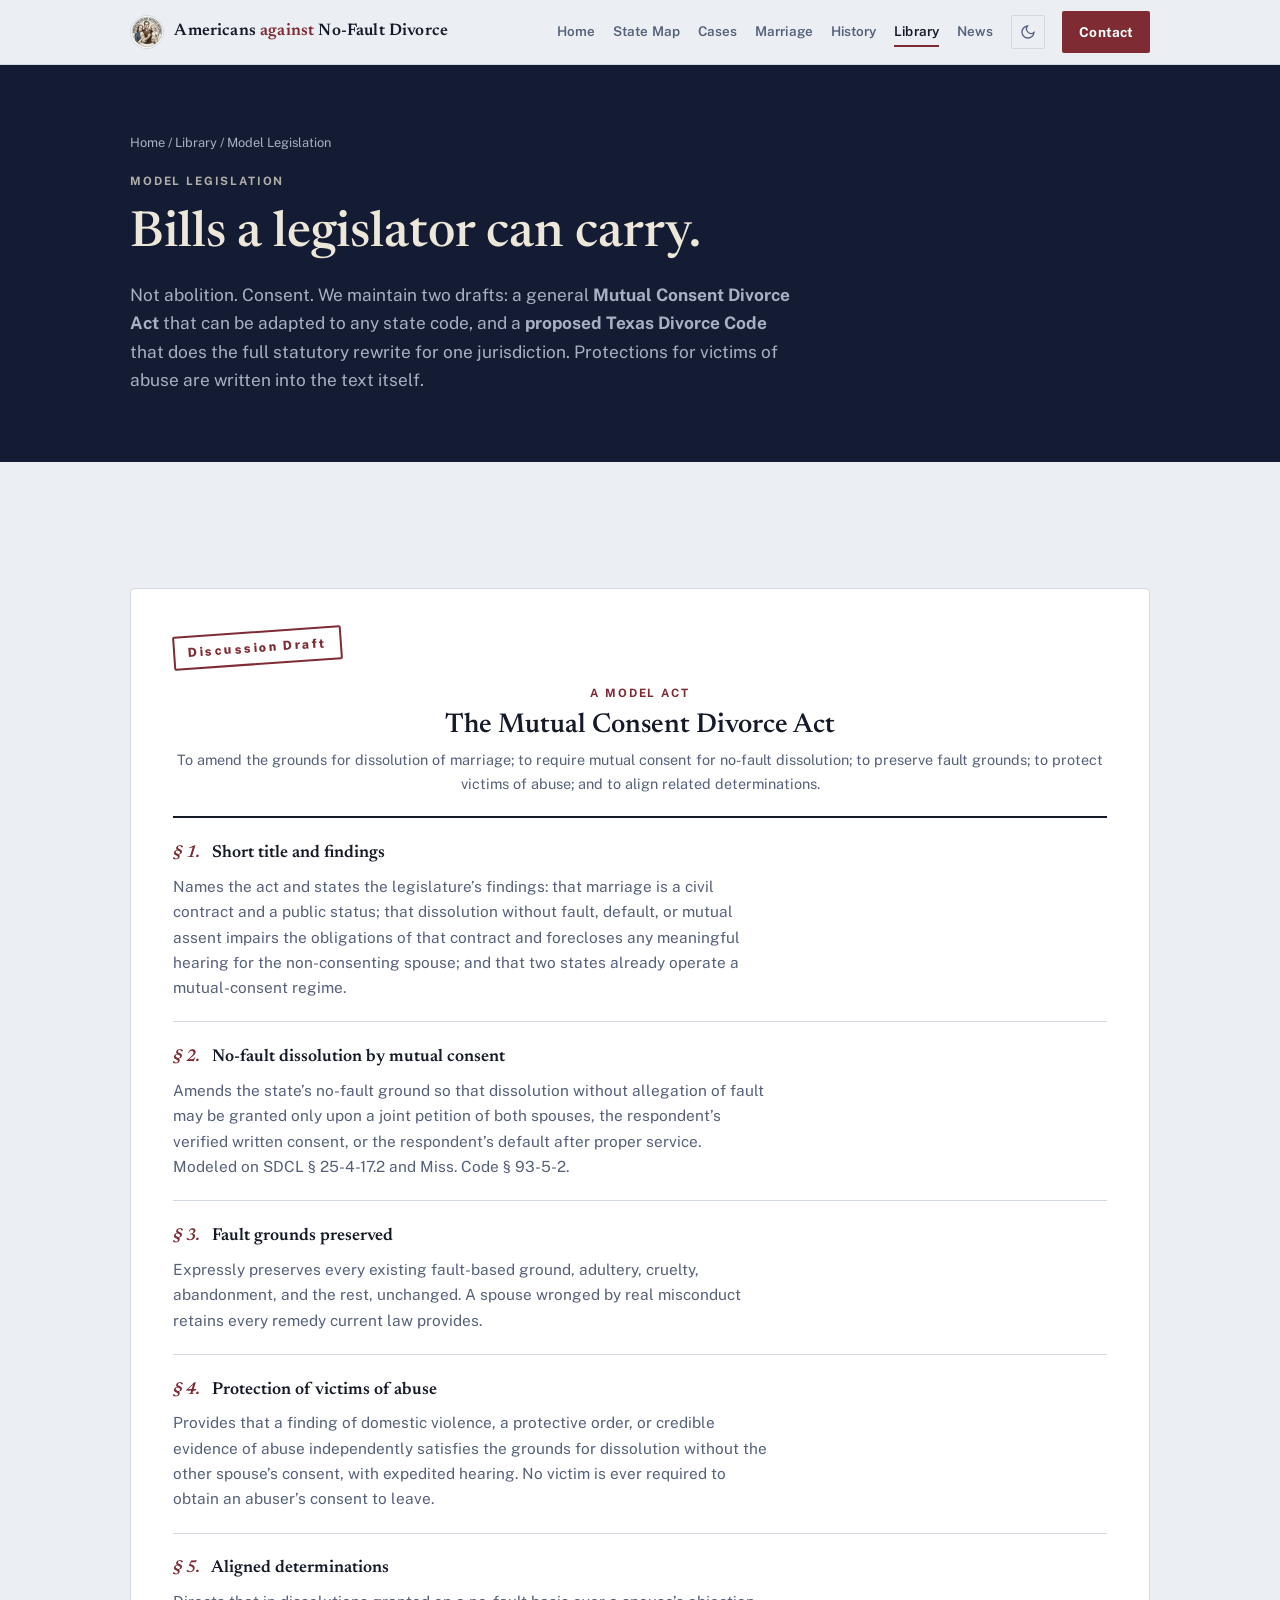
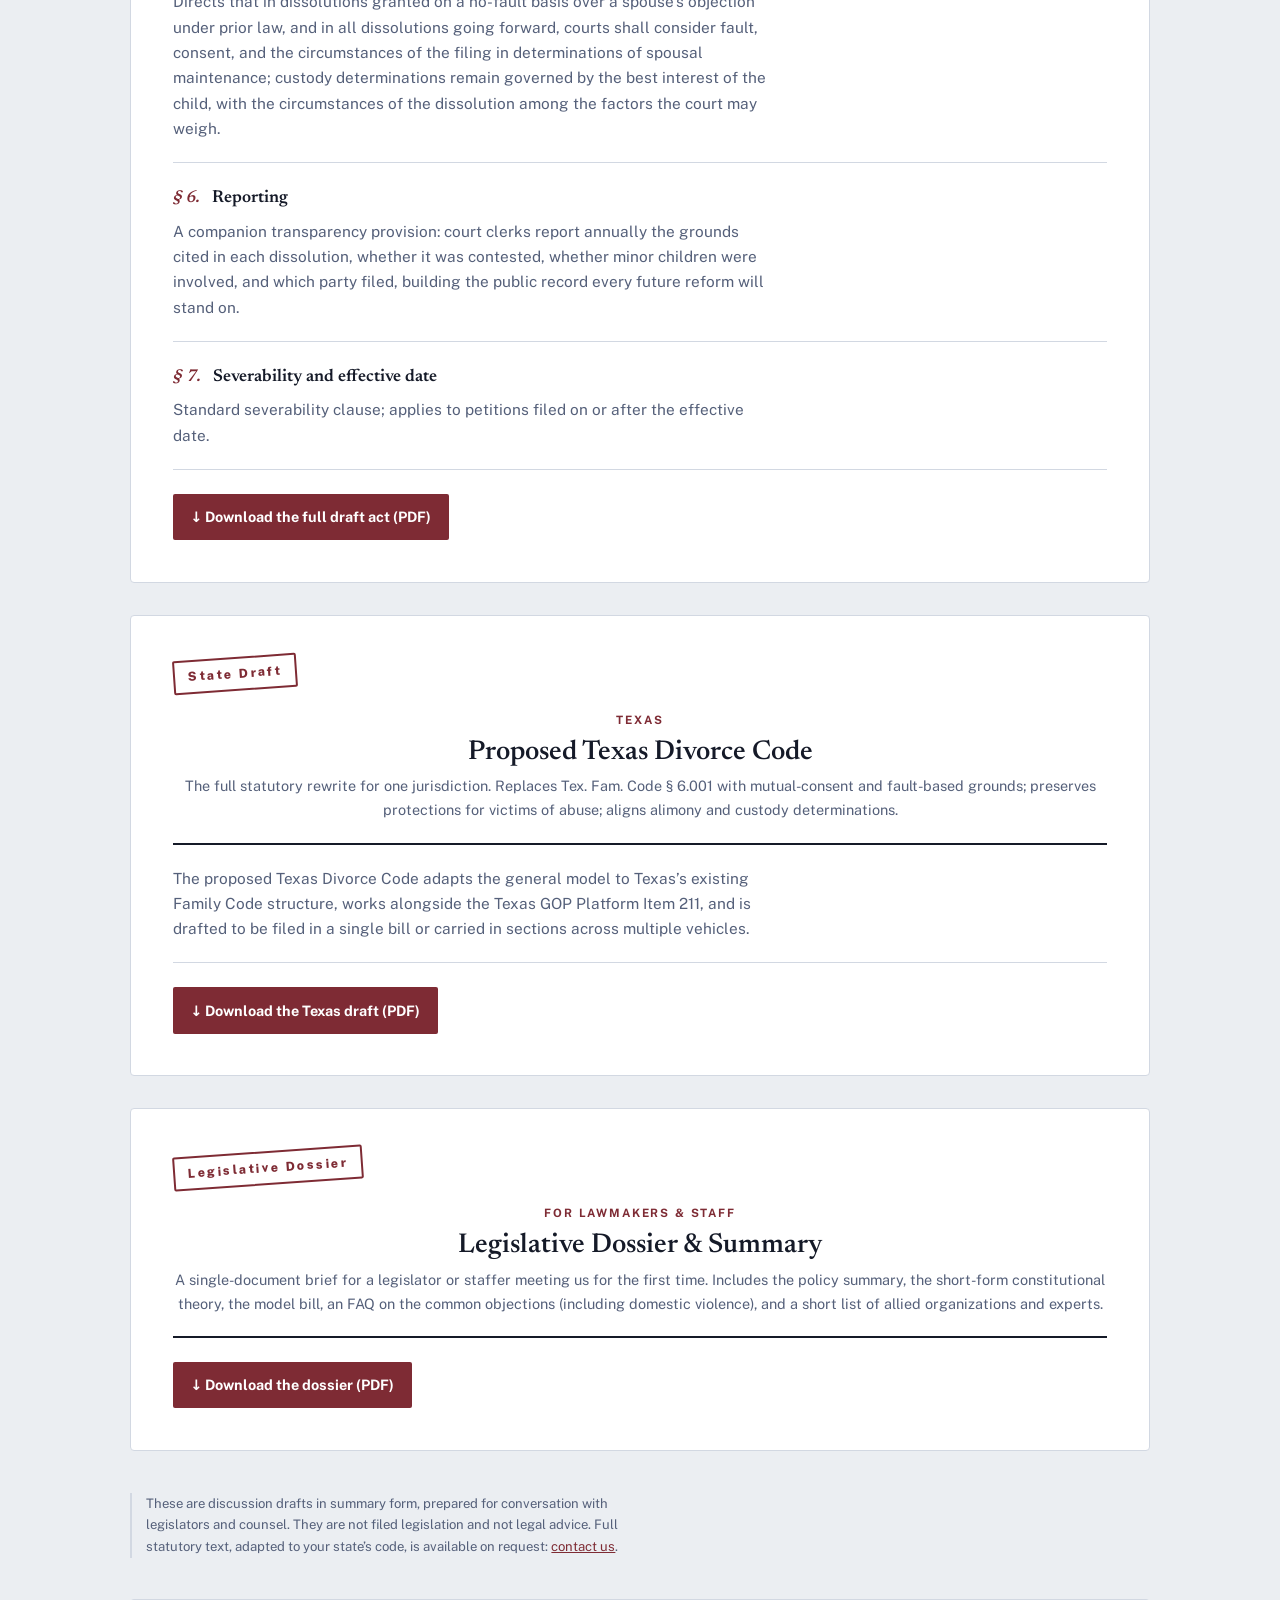
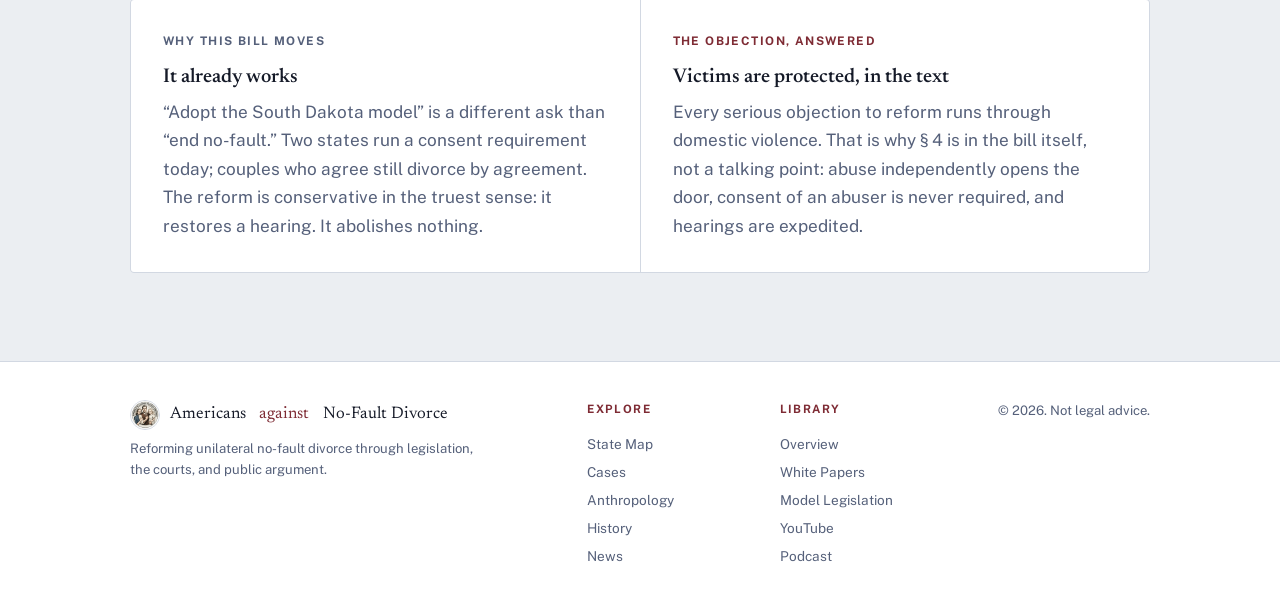
<file: bills.html>
<!doctype html>
<html lang="en">
<head>
<meta charset="utf-8">
<meta name="viewport" content="width=device-width, initial-scale=1, viewport-fit=cover">
<title>Model Legislation: Americans Against No-Fault Divorce</title>
<link rel="icon" href="assets/logo-180.png">
<link rel="stylesheet" href="https://fonts.googleapis.com/css2?family=Newsreader:ital,opsz,wght@0,6..72,400..700;1,6..72,400..700&family=Public+Sans:wght@400;600;700;800&display=swap">
<link rel="stylesheet" href="site.css">
</head>
<body>

<header class="nav">
  <div class="wrap">
    <a href="index.html" class="brand"><img src="assets/logo-180.png" alt=""><span class="bname">Americans <span class="amp">against</span> No&#8209;Fault Divorce</span></a>
    <nav class="navlinks">
      <a href="index.html">Home</a>
      <a href="index.html#map">State Map</a>
      <a href="cases.html">Cases</a>
      <a href="anthropology.html">Marriage</a>
      <a href="history.html">History</a>
      <a href="library.html" class="active">Library</a>
      <a href="news.html">News</a>
    </nav>
    <button class="themetoggle" id="themeBtn" aria-label="Toggle theme"><svg width="16" height="16" viewBox="0 0 24 24" fill="none" stroke="currentColor" stroke-width="2" aria-hidden="true"><path d="M21 12.8A9 9 0 1 1 11.2 3a7 7 0 0 0 9.8 9.8z"/></svg></button>
    <a href="index.html#involved" class="btn">Contact</a>
  </div>
</header>

<div class="pagehead">
  <div class="wrap">
    <div class="crumb"><a href="index.html">Home</a> / <a href="library.html">Library</a> / Model Legislation</div>
    <div class="eyebrow">Model Legislation</div>
    <h1>Bills a legislator can carry.</h1>
    <p class="lede">Not abolition. Consent. We maintain two drafts: a general <b>Mutual Consent Divorce Act</b> that can be adapted to any state code, and a <b>proposed Texas Divorce Code</b> that does the full statutory rewrite for one jurisdiction. Protections for victims of abuse are written into the text itself.</p>
  </div>
</div>

<main>
<section>
  <div class="wrap">

    <div class="billdoc">
      <span class="draftstamp">Discussion Draft</span>
      <div class="bd-head">
        <div class="k">A Model Act</div>
        <h3>The Mutual Consent Divorce Act</h3>
        <p>To amend the grounds for dissolution of marriage; to require mutual consent for no-fault dissolution; to preserve fault grounds; to protect victims of abuse; and to align related determinations.</p>
      </div>

      <div class="bsec">
        <h4><span class="sn">&sect; 1.</span> Short title and findings</h4>
        <p>Names the act and states the legislature&rsquo;s findings: that marriage is a civil contract and a public status; that dissolution without fault, default, or mutual assent impairs the obligations of that contract and forecloses any meaningful hearing for the non-consenting spouse; and that two states already operate a mutual-consent regime.</p>
      </div>

      <div class="bsec">
        <h4><span class="sn">&sect; 2.</span> No-fault dissolution by mutual consent</h4>
        <p>Amends the state&rsquo;s no-fault ground so that dissolution without allegation of fault may be granted only upon a joint petition of both spouses, the respondent&rsquo;s verified written consent, or the respondent&rsquo;s default after proper service. Modeled on SDCL &sect; 25-4-17.2 and Miss. Code &sect; 93-5-2.</p>
      </div>

      <div class="bsec">
        <h4><span class="sn">&sect; 3.</span> Fault grounds preserved</h4>
        <p>Expressly preserves every existing fault-based ground, adultery, cruelty, abandonment, and the rest, unchanged. A spouse wronged by real misconduct retains every remedy current law provides.</p>
      </div>

      <div class="bsec">
        <h4><span class="sn">&sect; 4.</span> Protection of victims of abuse</h4>
        <p>Provides that a finding of domestic violence, a protective order, or credible evidence of abuse independently satisfies the grounds for dissolution without the other spouse&rsquo;s consent, with expedited hearing. No victim is ever required to obtain an abuser&rsquo;s consent to leave.</p>
      </div>

      <div class="bsec">
        <h4><span class="sn">&sect; 5.</span> Aligned determinations</h4>
        <p>Directs that in dissolutions granted on a no-fault basis over a spouse&rsquo;s objection under prior law, and in all dissolutions going forward, courts shall consider fault, consent, and the circumstances of the filing in determinations of spousal maintenance; custody determinations remain governed by the best interest of the child, with the circumstances of the dissolution among the factors the court may weigh.</p>
      </div>

      <div class="bsec">
        <h4><span class="sn">&sect; 6.</span> Reporting</h4>
        <p>A companion transparency provision: court clerks report annually the grounds cited in each dissolution, whether it was contested, whether minor children were involved, and which party filed, building the public record every future reform will stand on.</p>
      </div>

      <div class="bsec">
        <h4><span class="sn">&sect; 7.</span> Severability and effective date</h4>
        <p>Standard severability clause; applies to petitions filed on or after the effective date.</p>
      </div>

      <a class="downloadbtn" href="assets/bills/mutual-consent-act.pdf">&darr; Download the full draft act (PDF)</a>
    </div>

    <div class="billdoc" style="margin-top:2rem">
      <span class="draftstamp">State Draft</span>
      <div class="bd-head">
        <div class="k">Texas</div>
        <h3>Proposed Texas Divorce Code</h3>
        <p>The full statutory rewrite for one jurisdiction. Replaces Tex. Fam. Code &sect; 6.001 with mutual-consent and fault-based grounds; preserves protections for victims of abuse; aligns alimony and custody determinations.</p>
      </div>
      <div class="bsec">
        <p>The proposed Texas Divorce Code adapts the general model to Texas&rsquo;s existing Family Code structure, works alongside the Texas GOP Platform Item 211, and is drafted to be filed in a single bill or carried in sections across multiple vehicles.</p>
      </div>
      <a class="downloadbtn" href="assets/bills/texas-divorce-code.pdf">&darr; Download the Texas draft (PDF)</a>
    </div>

    <div class="billdoc" style="margin-top:2rem">
      <span class="draftstamp">Legislative Dossier</span>
      <div class="bd-head">
        <div class="k">For Lawmakers &amp; Staff</div>
        <h3>Legislative Dossier &amp; Summary</h3>
        <p>A single-document brief for a legislator or staffer meeting us for the first time. Includes the policy summary, the short-form constitutional theory, the model bill, an FAQ on the common objections (including domestic violence), and a short list of allied organizations and experts.</p>
      </div>
      <a class="downloadbtn" href="assets/dossier/legislative-dossier.pdf">&darr; Download the dossier (PDF)</a>
    </div>

    <p class="mapnote" style="margin-top:2.6rem">These are discussion drafts in summary form, prepared for conversation with legislators and counsel. They are not filed legislation and not legal advice. Full statutory text, adapted to your state&rsquo;s code, is available on request: <a href="index.html#involved">contact us</a>.</p>

    <div class="contrast" style="margin-top:2.6rem">
      <div class="now">
        <div class="k">Why this bill moves</div>
        <h3>It already works</h3>
        <p>&ldquo;Adopt the South Dakota model&rdquo; is a different ask than &ldquo;end no-fault.&rdquo; Two states run a consent requirement today; couples who agree still divorce by agreement. The reform is conservative in the truest sense: it restores a hearing. It abolishes nothing.</p>
      </div>
      <div class="prop">
        <div class="k">The objection, answered</div>
        <h3>Victims are protected, in the text</h3>
        <p>Every serious objection to reform runs through domestic violence. That is why &sect; 4 is in the bill itself, not a talking point: abuse independently opens the door, consent of an abuser is never required, and hearings are expedited.</p>
      </div>
    </div>

  </div>
</section>
</main>

<footer>
  <div class="wrap">
    <div class="fcol"><div class="fb"><img src="assets/logo-180.png" alt="">Americans <span style="color:var(--accent)">&nbsp;against&nbsp;</span> No-Fault Divorce</div>
      <small>Reforming unilateral no-fault divorce through legislation, the courts, and public argument.</small></div>
    <nav><div class="fhead">Explore</div><a href="index.html#map">State Map</a><a href="cases.html">Cases</a><a href="anthropology.html">Anthropology</a><a href="history.html">History</a><a href="news.html">News</a></nav>
    <nav><div class="fhead">Library</div><a href="library.html">Overview</a><a href="papers.html">White Papers</a><a href="bills.html">Model Legislation</a><a href="youtube.html">YouTube</a><a href="podcast.html">Podcast</a></nav>
    <div class="fcol"><small>&copy; <span class="yr"></span>. Not legal advice.</small></div>
  </div>
</footer>
<script src="site.js"></script>
</body>
</html>
</file>
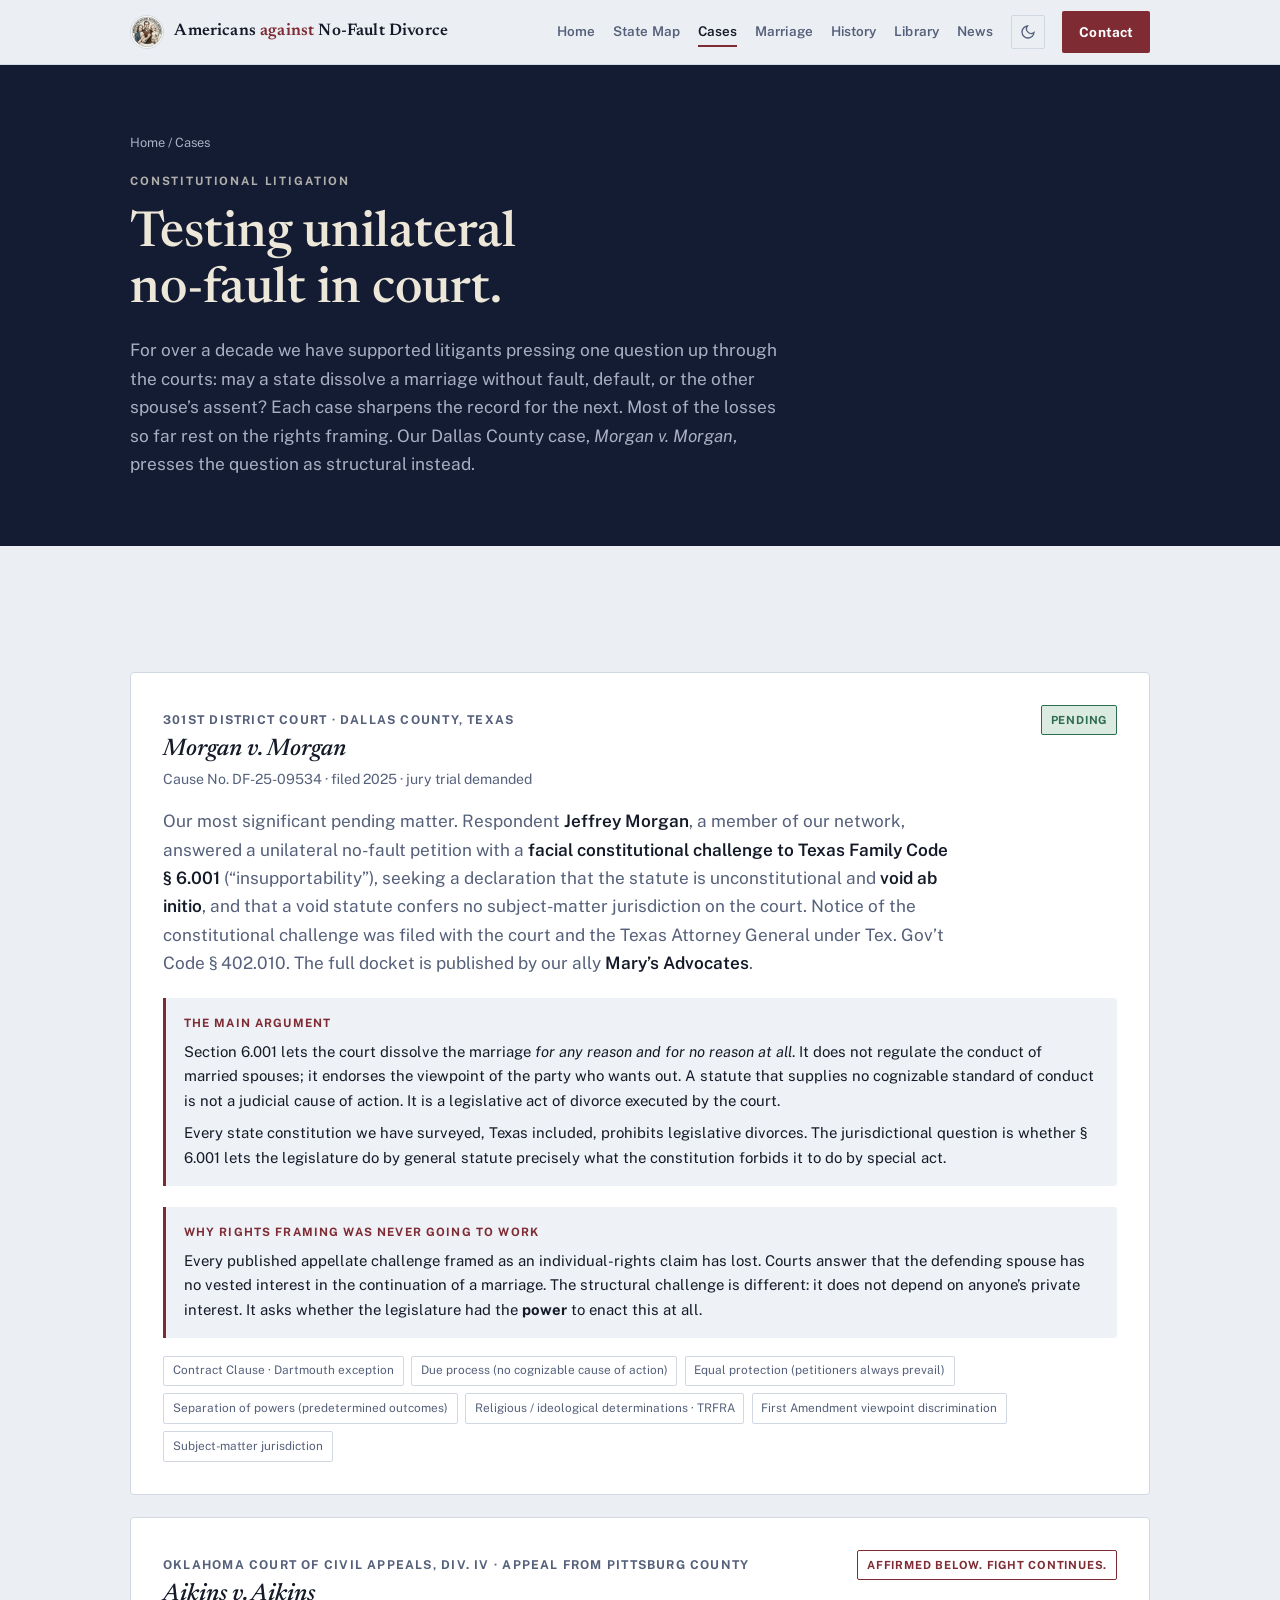
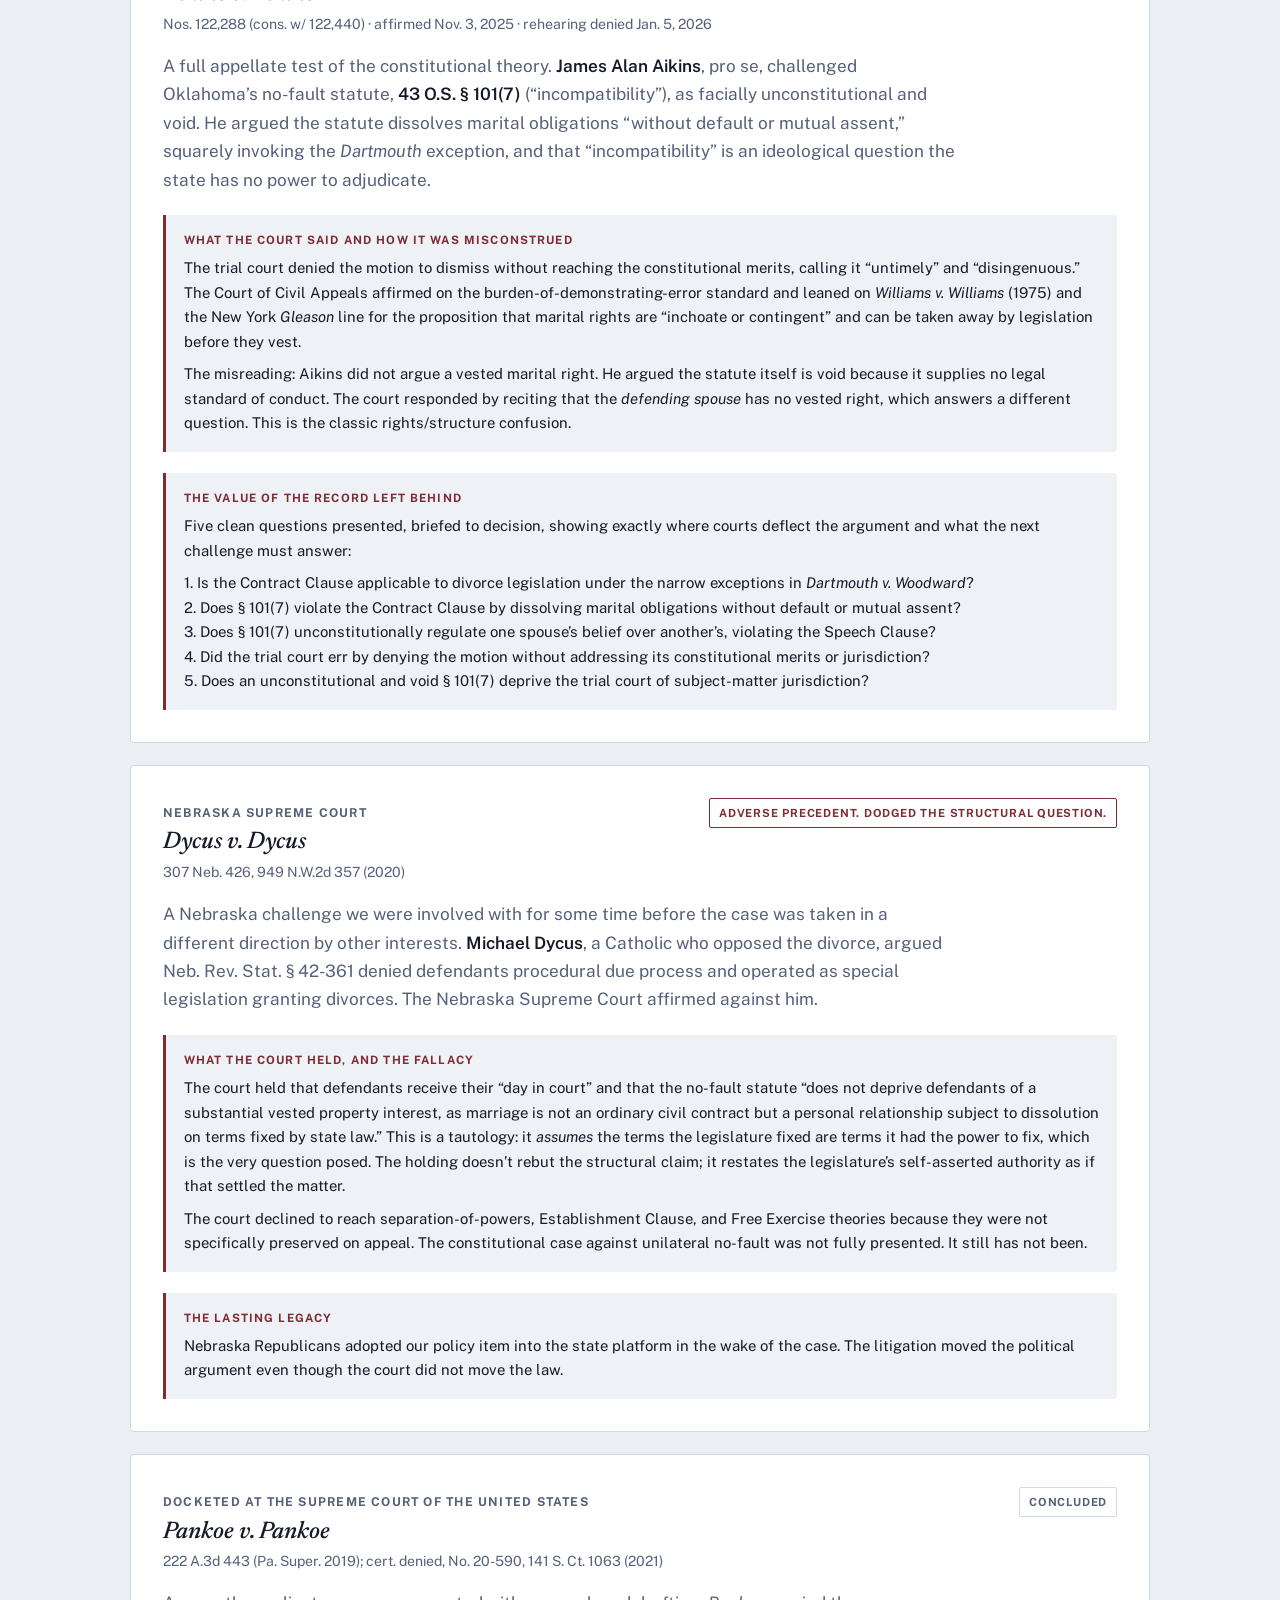
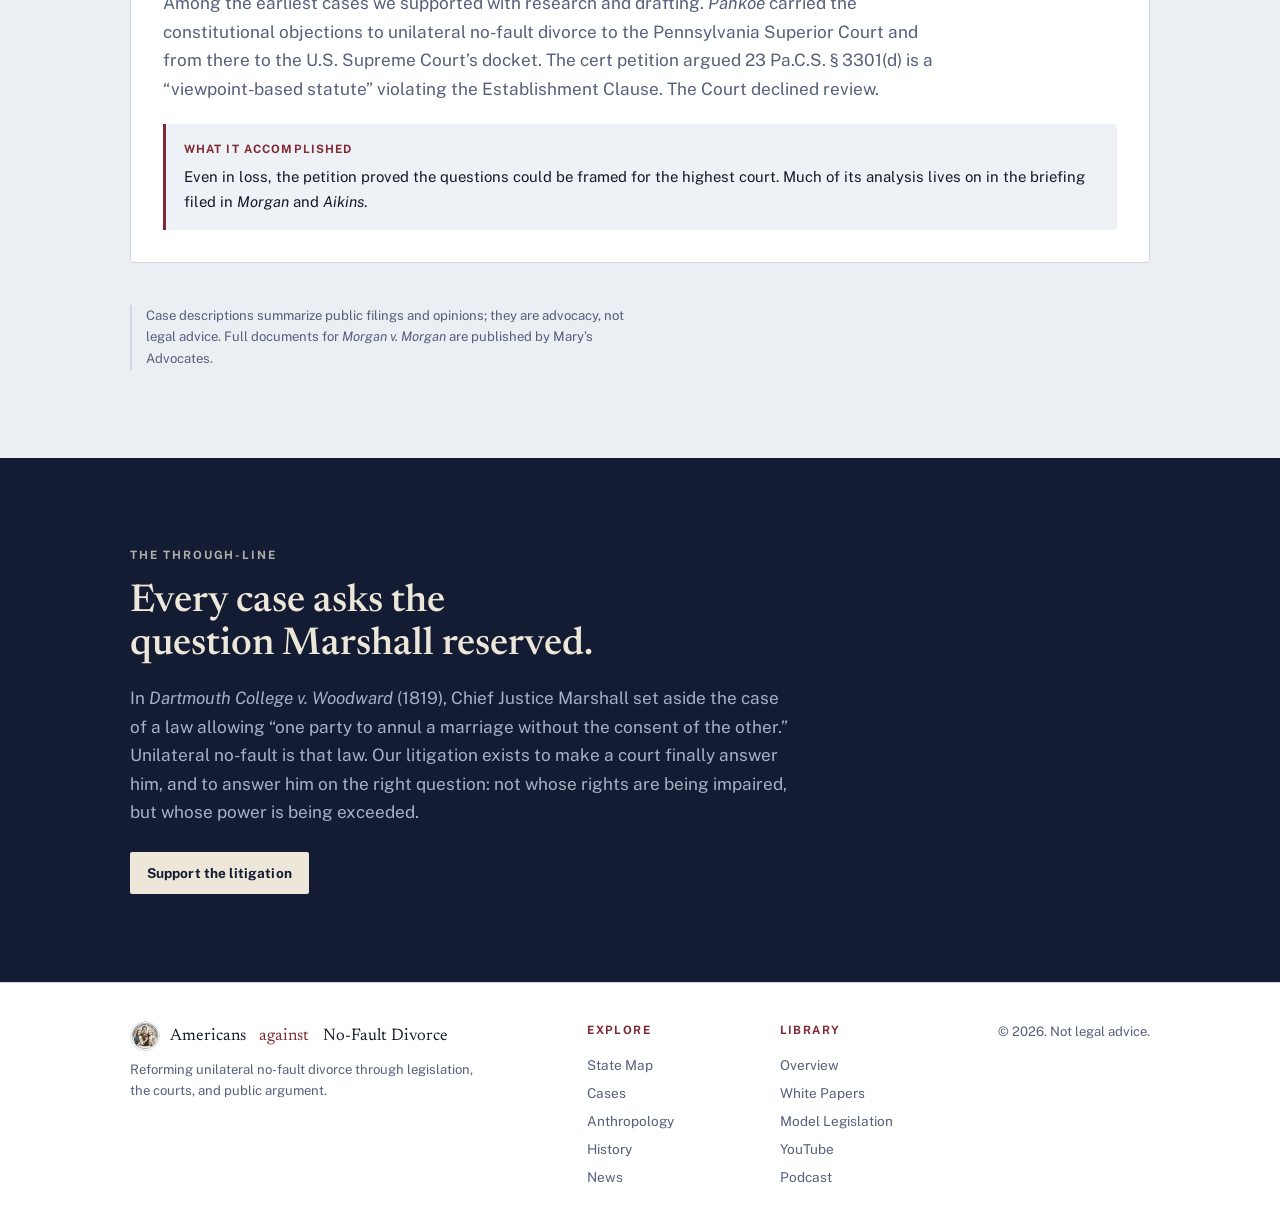
<file: cases.html>
<!doctype html>
<html lang="en">
<head>
<meta charset="utf-8">
<meta name="viewport" content="width=device-width, initial-scale=1, viewport-fit=cover">
<title>The Cases: Americans Against No-Fault Divorce</title>
<link rel="icon" href="assets/logo-180.png">
<link rel="stylesheet" href="https://fonts.googleapis.com/css2?family=Newsreader:ital,opsz,wght@0,6..72,400..700;1,6..72,400..700&family=Public+Sans:wght@400;600;700;800&display=swap">
<link rel="stylesheet" href="site.css">
</head>
<body>

<header class="nav">
  <div class="wrap">
    <a href="index.html" class="brand"><img src="assets/logo-180.png" alt="">
      <span class="bname">Americans <span class="amp">against</span> No&#8209;Fault Divorce</span></a>
    <nav class="navlinks">
      <a href="index.html">Home</a>
      <a href="index.html#map">State Map</a>
      <a href="cases.html" class="active">Cases</a>
      <a href="anthropology.html">Marriage</a>
      <a href="history.html">History</a>
      <a href="library.html">Library</a>
      <a href="news.html">News</a>
    </nav>
    <button class="themetoggle" id="themeBtn" aria-label="Toggle light or dark theme" title="Toggle theme">
      <svg width="16" height="16" viewBox="0 0 24 24" fill="none" stroke="currentColor" stroke-width="2" aria-hidden="true"><path d="M21 12.8A9 9 0 1 1 11.2 3a7 7 0 0 0 9.8 9.8z"/></svg>
    </button>
    <a href="index.html#involved" class="btn">Contact</a>
  </div>
</header>

<div class="pagehead">
  <div class="wrap">
    <div class="crumb"><a href="index.html">Home</a> / Cases</div>
    <div class="eyebrow">Constitutional Litigation</div>
    <h1>Testing unilateral no-fault in court.</h1>
    <p class="lede">For over a decade we have supported litigants pressing one question up through the courts: may a state dissolve a marriage without fault, default, or the other spouse&rsquo;s assent? Each case sharpens the record for the next. Most of the losses so far rest on the rights framing. Our Dallas County case, <i>Morgan v. Morgan</i>, presses the question as structural instead.</p>
  </div>
</div>

<main>
<section>
  <div class="wrap">
    <div class="caselist">

      <article class="casecard">
        <div class="chead">
          <div>
            <div class="court">301st District Court &middot; Dallas County, Texas</div>
            <h3>Morgan v. Morgan</h3>
            <div class="cmeta">Cause No. DF-25-09534 &middot; filed 2025 &middot; jury trial demanded</div>
          </div>
          <span class="status active">Pending</span>
        </div>
        <div class="cbody">
          <p>Our most significant pending matter. Respondent <b>Jeffrey Morgan</b>, a member of our network, answered a unilateral no-fault petition with a <b>facial constitutional challenge to Texas Family Code &sect; 6.001</b> (&ldquo;insupportability&rdquo;), seeking a declaration that the statute is unconstitutional and <b>void ab initio</b>, and that a void statute confers no subject-matter jurisdiction on the court. Notice of the constitutional challenge was filed with the court and the Texas Attorney General under Tex. Gov&rsquo;t Code &sect; 402.010. The full docket is published by our ally <b>Mary&rsquo;s Advocates</b>.</p>
        </div>
        <div class="argblock">
          <div class="alabel">The main argument</div>
          <p>Section 6.001 lets the court dissolve the marriage <i>for any reason and for no reason at all</i>. It does not regulate the conduct of married spouses; it endorses the viewpoint of the party who wants out. A statute that supplies no cognizable standard of conduct is not a judicial cause of action. It is a legislative act of divorce executed by the court.</p>
          <p>Every state constitution we have surveyed, Texas included, prohibits legislative divorces. The jurisdictional question is whether &sect; 6.001 lets the legislature do by general statute precisely what the constitution forbids it to do by special act.</p>
        </div>
        <div class="argblock">
          <div class="alabel">Why rights framing was never going to work</div>
          <p>Every published appellate challenge framed as an individual-rights claim has lost. Courts answer that the defending spouse has no vested interest in the continuation of a marriage. The structural challenge is different: it does not depend on anyone&rsquo;s private interest. It asks whether the legislature had the <b>power</b> to enact this at all.</p>
        </div>
        <div class="gchips">
          <span class="gchip">Contract Clause &middot; Dartmouth exception</span>
          <span class="gchip">Due process (no cognizable cause of action)</span>
          <span class="gchip">Equal protection (petitioners always prevail)</span>
          <span class="gchip">Separation of powers (predetermined outcomes)</span>
          <span class="gchip">Religious / ideological determinations &middot; TRFRA</span>
          <span class="gchip">First Amendment viewpoint discrimination</span>
          <span class="gchip">Subject-matter jurisdiction</span>
        </div>
      </article>

      <article class="casecard">
        <div class="chead">
          <div>
            <div class="court">Oklahoma Court of Civil Appeals, Div. IV &middot; appeal from Pittsburg County</div>
            <h3>Aikins v. Aikins</h3>
            <div class="cmeta">Nos. 122,288 (cons. w/ 122,440) &middot; affirmed Nov. 3, 2025 &middot; rehearing denied Jan. 5, 2026</div>
          </div>
          <span class="status adverse">Affirmed below. Fight continues.</span>
        </div>
        <div class="cbody">
          <p>A full appellate test of the constitutional theory. <b>James Alan Aikins</b>, pro se, challenged Oklahoma&rsquo;s no-fault statute, <b>43 O.S. &sect; 101(7)</b> (&ldquo;incompatibility&rdquo;), as facially unconstitutional and void. He argued the statute dissolves marital obligations &ldquo;without default or mutual assent,&rdquo; squarely invoking the <i>Dartmouth</i> exception, and that &ldquo;incompatibility&rdquo; is an ideological question the state has no power to adjudicate.</p>
        </div>
        <div class="argblock">
          <div class="alabel">What the court said and how it was misconstrued</div>
          <p>The trial court denied the motion to dismiss without reaching the constitutional merits, calling it &ldquo;untimely&rdquo; and &ldquo;disingenuous.&rdquo; The Court of Civil Appeals affirmed on the burden-of-demonstrating-error standard and leaned on <i>Williams v. Williams</i> (1975) and the New York <i>Gleason</i> line for the proposition that marital rights are &ldquo;inchoate or contingent&rdquo; and can be taken away by legislation before they vest.</p>
          <p>The misreading: Aikins did not argue a vested marital right. He argued the statute itself is void because it supplies no legal standard of conduct. The court responded by reciting that the <i>defending spouse</i> has no vested right, which answers a different question. This is the classic rights/structure confusion.</p>
        </div>
        <div class="argblock">
          <div class="alabel">The value of the record left behind</div>
          <p>Five clean questions presented, briefed to decision, showing exactly where courts deflect the argument and what the next challenge must answer:</p>
          <p>1. Is the Contract Clause applicable to divorce legislation under the narrow exceptions in <i>Dartmouth v. Woodward</i>?<br>
          2. Does &sect; 101(7) violate the Contract Clause by dissolving marital obligations without default or mutual assent?<br>
          3. Does &sect; 101(7) unconstitutionally regulate one spouse&rsquo;s belief over another&rsquo;s, violating the Speech Clause?<br>
          4. Did the trial court err by denying the motion without addressing its constitutional merits or jurisdiction?<br>
          5. Does an unconstitutional and void &sect; 101(7) deprive the trial court of subject-matter jurisdiction?</p>
        </div>
      </article>

      <article class="casecard">
        <div class="chead">
          <div>
            <div class="court">Nebraska Supreme Court</div>
            <h3>Dycus v. Dycus</h3>
            <div class="cmeta">307 Neb. 426, 949 N.W.2d 357 (2020)</div>
          </div>
          <span class="status adverse">Adverse precedent. Dodged the structural question.</span>
        </div>
        <div class="cbody">
          <p>A Nebraska challenge we were involved with for some time before the case was taken in a different direction by other interests. <b>Michael Dycus</b>, a Catholic who opposed the divorce, argued Neb. Rev. Stat. &sect; 42-361 denied defendants procedural due process and operated as special legislation granting divorces. The Nebraska Supreme Court affirmed against him.</p>
        </div>
        <div class="argblock">
          <div class="alabel">What the court held, and the fallacy</div>
          <p>The court held that defendants receive their &ldquo;day in court&rdquo; and that the no-fault statute &ldquo;does not deprive defendants of a substantial vested property interest, as marriage is not an ordinary civil contract but a personal relationship subject to dissolution on terms fixed by state law.&rdquo; This is a tautology: it <i>assumes</i> the terms the legislature fixed are terms it had the power to fix, which is the very question posed. The holding doesn&rsquo;t rebut the structural claim; it restates the legislature&rsquo;s self-asserted authority as if that settled the matter.</p>
          <p>The court declined to reach separation-of-powers, Establishment Clause, and Free Exercise theories because they were not specifically preserved on appeal. The constitutional case against unilateral no-fault was not fully presented. It still has not been.</p>
        </div>
        <div class="argblock">
          <div class="alabel">The lasting legacy</div>
          <p>Nebraska Republicans adopted our policy item into the state platform in the wake of the case. The litigation moved the political argument even though the court did not move the law.</p>
        </div>
      </article>

      <article class="casecard">
        <div class="chead">
          <div>
            <div class="court">Docketed at the Supreme Court of the United States</div>
            <h3>Pankoe v. Pankoe</h3>
            <div class="cmeta">222 A.3d 443 (Pa. Super. 2019); cert. denied, No. 20-590, 141 S. Ct. 1063 (2021)</div>
          </div>
          <span class="status">Concluded</span>
        </div>
        <div class="cbody">
          <p>Among the earliest cases we supported with research and drafting. <i>Pankoe</i> carried the constitutional objections to unilateral no-fault divorce to the Pennsylvania Superior Court and from there to the U.S. Supreme Court&rsquo;s docket. The cert petition argued 23 Pa.C.S. &sect; 3301(d) is a &ldquo;viewpoint-based statute&rdquo; violating the Establishment Clause. The Court declined review.</p>
        </div>
        <div class="argblock">
          <div class="alabel">What it accomplished</div>
          <p>Even in loss, the petition proved the questions could be framed for the highest court. Much of its analysis lives on in the briefing filed in <i>Morgan</i> and <i>Aikins</i>.</p>
        </div>
      </article>

    </div>

    <p class="mapnote" style="margin-top:2.6rem">Case descriptions summarize public filings and opinions; they are advocacy, not legal advice. Full documents for <i>Morgan v. Morgan</i> are published by Mary&rsquo;s Advocates.</p>
  </div>
</section>

<section class="case on-navy">
  <div class="wrap">
    <div class="eyebrow">The Through-Line</div>
    <h2>Every case asks the question Marshall reserved.</h2>
    <p class="case-intro">In <em>Dartmouth College v. Woodward</em> (1819), Chief Justice Marshall set aside the case of a law allowing &ldquo;one party to annul a marriage without the consent of the other.&rdquo; Unilateral no-fault is that law. Our litigation exists to make a court finally answer him, and to answer him on the right question: not whose rights are being impaired, but whose power is being exceeded.</p>
    <p style="margin-top:1.6rem"><a class="btn on-dark" href="index.html#involved">Support the litigation</a></p>
  </div>
</section>
</main>

<footer>
  <div class="wrap">
    <div class="fcol"><div class="fb"><img src="assets/logo-180.png" alt="">Americans <span style="color:var(--accent)">&nbsp;against&nbsp;</span> No-Fault Divorce</div>
      <small>Reforming unilateral no-fault divorce through legislation, the courts, and public argument.</small></div>
    <nav><div class="fhead">Explore</div><a href="index.html#map">State Map</a><a href="cases.html">Cases</a><a href="anthropology.html">Anthropology</a><a href="history.html">History</a><a href="news.html">News</a></nav>
    <nav><div class="fhead">Library</div><a href="library.html">Overview</a><a href="papers.html">White Papers</a><a href="bills.html">Model Legislation</a><a href="youtube.html">YouTube</a><a href="podcast.html">Podcast</a></nav>
    <div class="fcol"><small>&copy; <span class="yr"></span>. Not legal advice.</small></div>
  </div>
</footer>
<script src="site.js"></script>
</body>
</html>
</file>
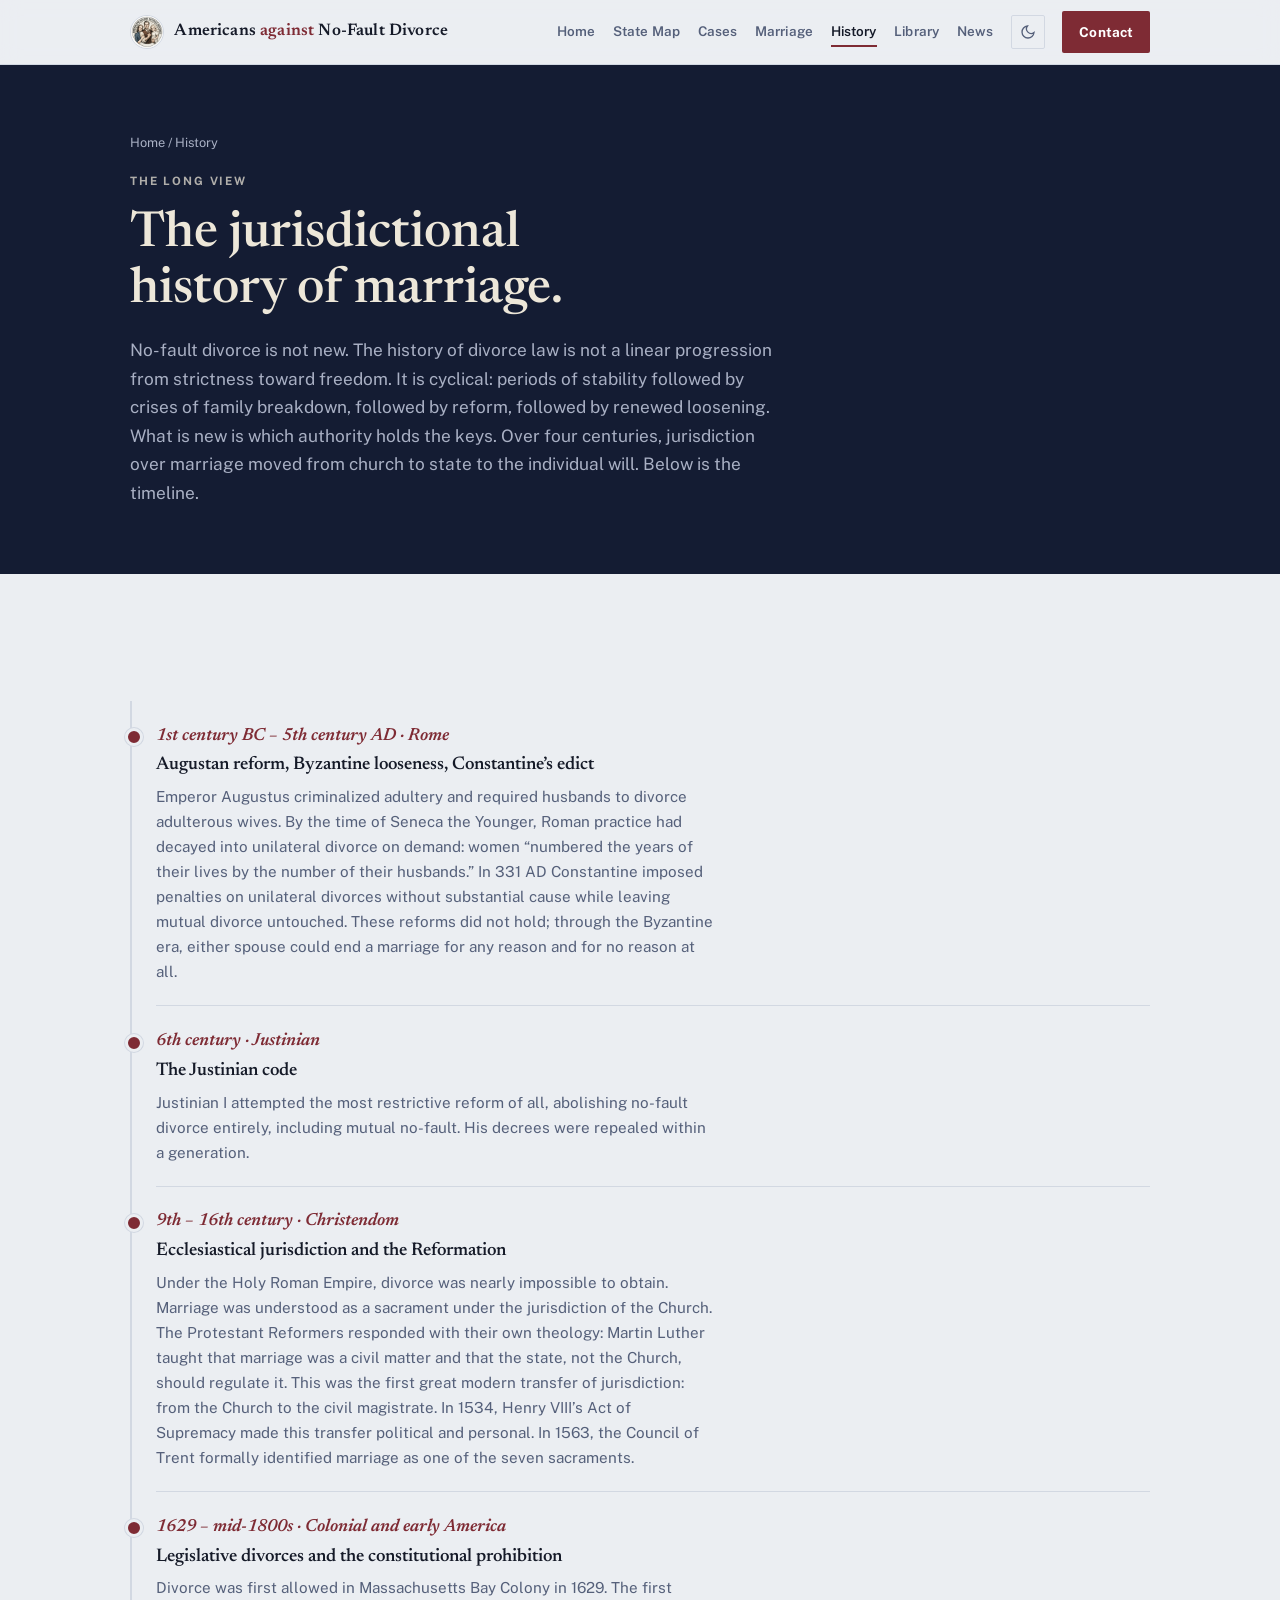
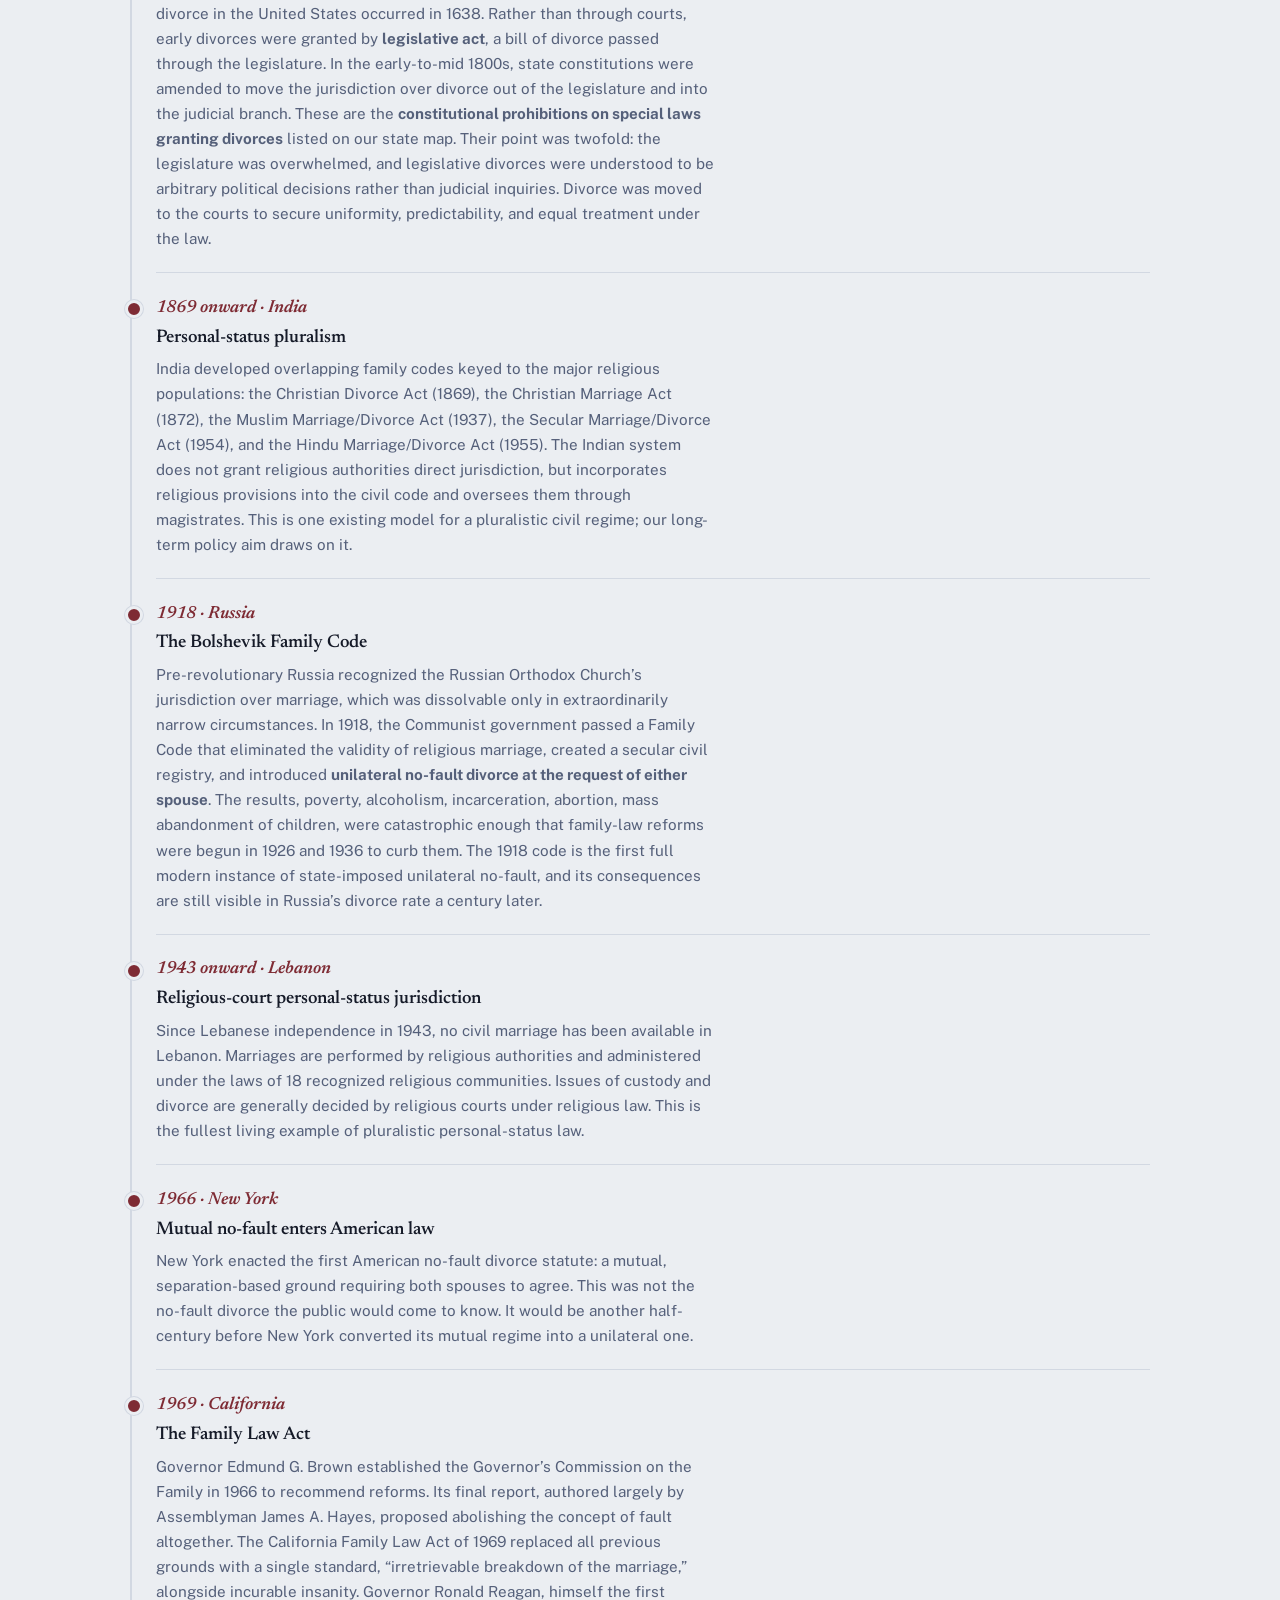
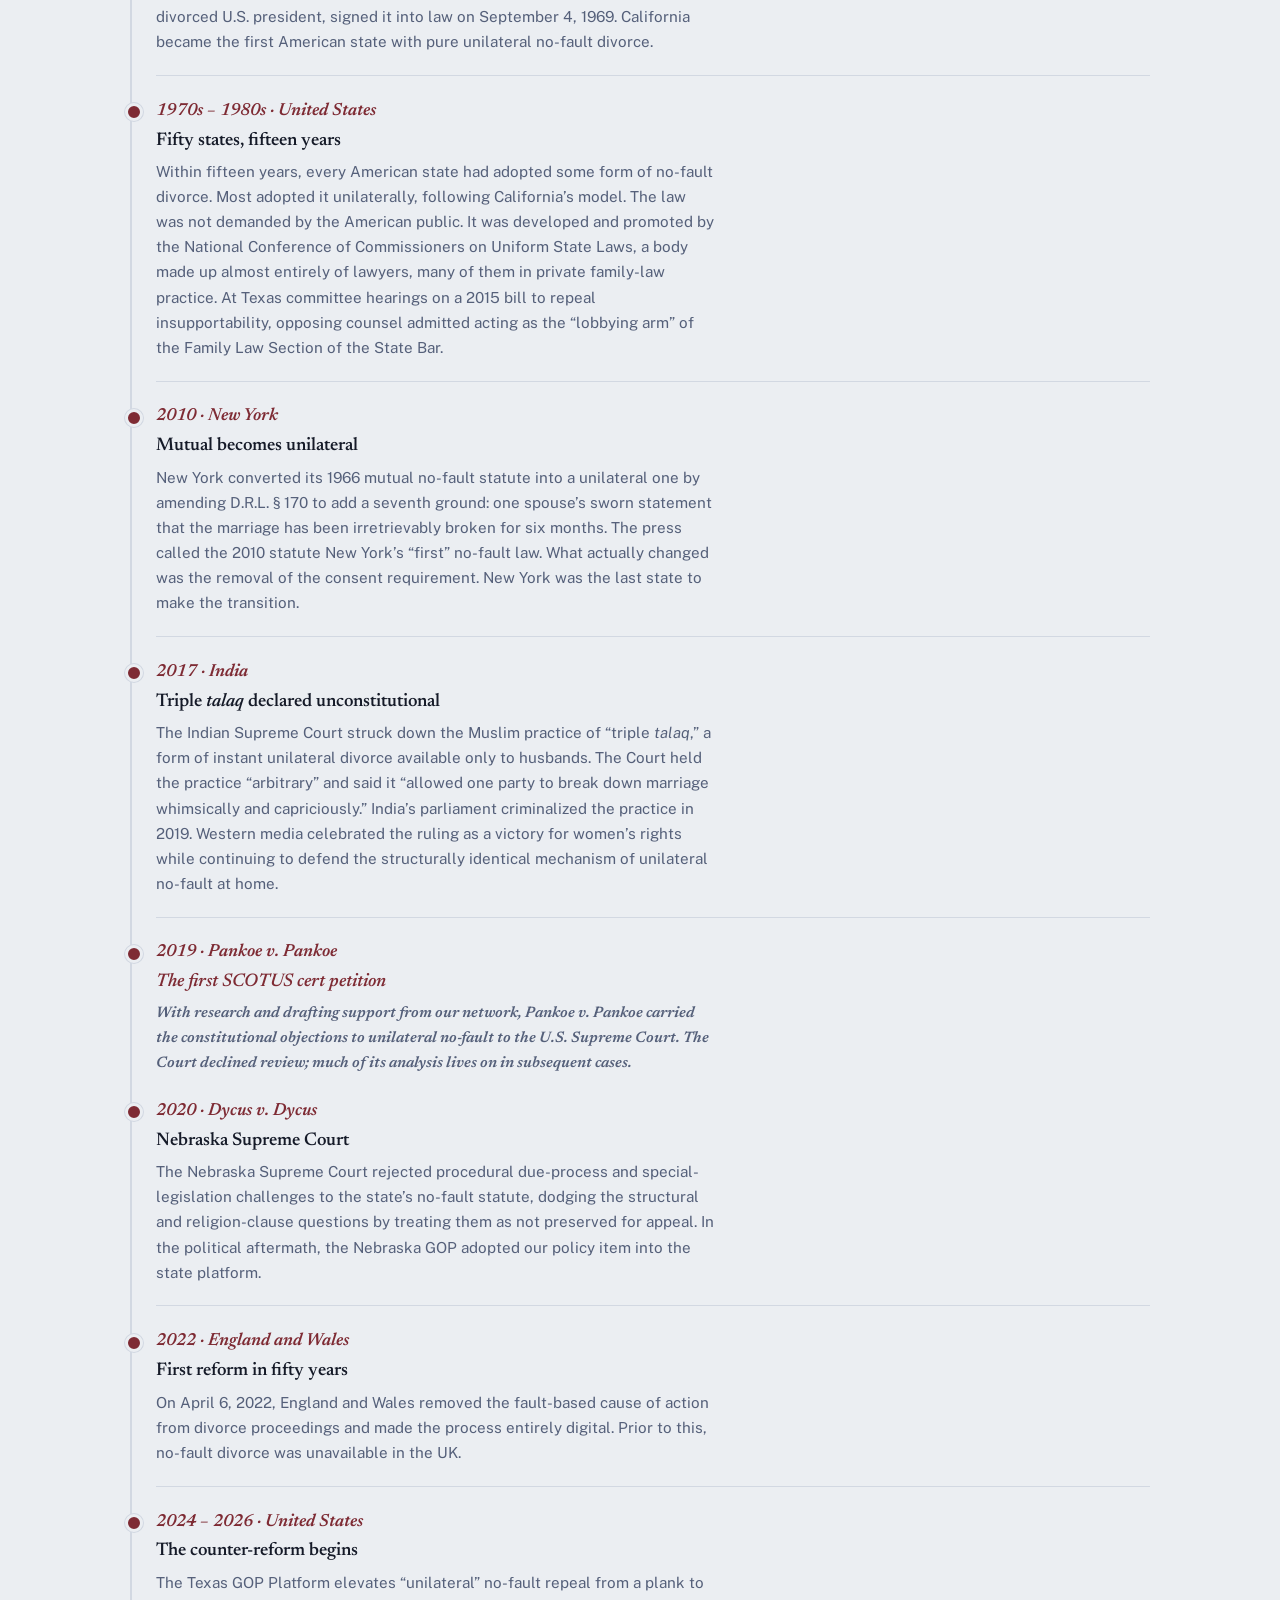
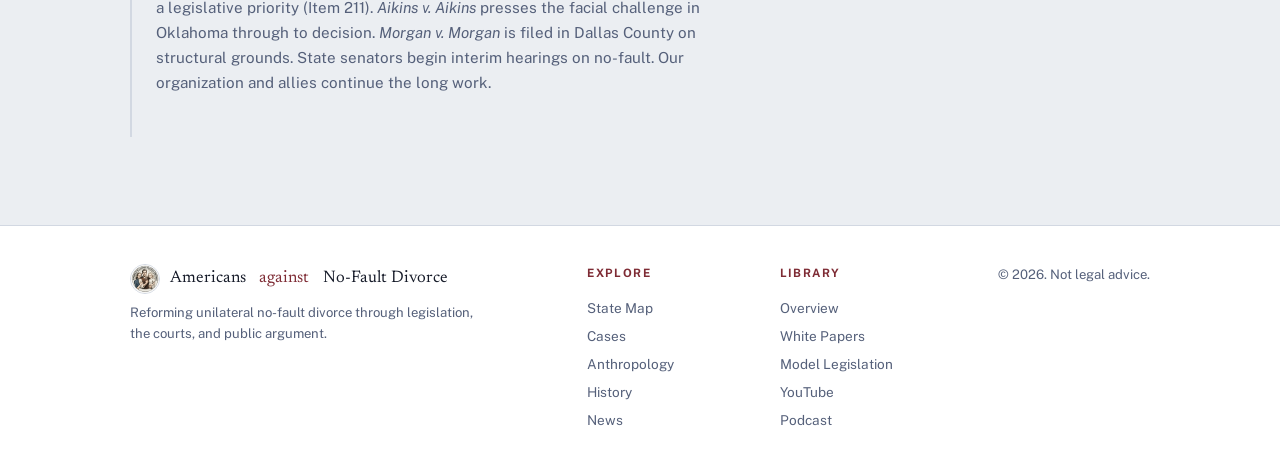
<file: history.html>
<!doctype html>
<html lang="en">
<head>
<meta charset="utf-8">
<meta name="viewport" content="width=device-width, initial-scale=1, viewport-fit=cover">
<title>History &amp; Timeline: Americans Against No-Fault Divorce</title>
<link rel="icon" href="assets/logo-180.png">
<link rel="stylesheet" href="https://fonts.googleapis.com/css2?family=Newsreader:ital,opsz,wght@0,6..72,400..700;1,6..72,400..700&family=Public+Sans:wght@400;600;700;800&display=swap">
<link rel="stylesheet" href="site.css">
</head>
<body>

<header class="nav">
  <div class="wrap">
    <a href="index.html" class="brand"><img src="assets/logo-180.png" alt="">
      <span class="bname">Americans <span class="amp">against</span> No&#8209;Fault Divorce</span></a>
    <nav class="navlinks">
      <a href="index.html">Home</a>
      <a href="index.html#map">State Map</a>
      <a href="cases.html">Cases</a>
      <a href="anthropology.html">Marriage</a>
      <a href="history.html" class="active">History</a>
      <a href="library.html">Library</a>
      <a href="news.html">News</a>
    </nav>
    <button class="themetoggle" id="themeBtn" aria-label="Toggle theme"><svg width="16" height="16" viewBox="0 0 24 24" fill="none" stroke="currentColor" stroke-width="2" aria-hidden="true"><path d="M21 12.8A9 9 0 1 1 11.2 3a7 7 0 0 0 9.8 9.8z"/></svg></button>
    <a href="index.html#involved" class="btn">Contact</a>
  </div>
</header>

<div class="pagehead">
  <div class="wrap">
    <div class="crumb"><a href="index.html">Home</a> / History</div>
    <div class="eyebrow">The Long View</div>
    <h1>The jurisdictional history of marriage.</h1>
    <p class="lede">No-fault divorce is not new. The history of divorce law is not a linear progression from strictness toward freedom. It is cyclical: periods of stability followed by crises of family breakdown, followed by reform, followed by renewed loosening. What is new is which authority holds the keys. Over four centuries, jurisdiction over marriage moved from church to state to the individual will. Below is the timeline.</p>
  </div>
</div>

<main>
<section>
  <div class="wrap">
    <div class="timeline">

      <div class="tli">
        <div class="tyear">1st century BC &ndash; 5th century AD &middot; Rome</div>
        <h3>Augustan reform, Byzantine looseness, Constantine&rsquo;s edict</h3>
        <p>Emperor Augustus criminalized adultery and required husbands to divorce adulterous wives. By the time of Seneca the Younger, Roman practice had decayed into unilateral divorce on demand: women &ldquo;numbered the years of their lives by the number of their husbands.&rdquo; In 331 AD Constantine imposed penalties on unilateral divorces without substantial cause while leaving mutual divorce untouched. These reforms did not hold; through the Byzantine era, either spouse could end a marriage for any reason and for no reason at all.</p>
      </div>

      <div class="tli">
        <div class="tyear">6th century &middot; Justinian</div>
        <h3>The Justinian code</h3>
        <p>Justinian I attempted the most restrictive reform of all, abolishing no-fault divorce entirely, including mutual no-fault. His decrees were repealed within a generation.</p>
      </div>

      <div class="tli">
        <div class="tyear">9th &ndash; 16th century &middot; Christendom</div>
        <h3>Ecclesiastical jurisdiction and the Reformation</h3>
        <p>Under the Holy Roman Empire, divorce was nearly impossible to obtain. Marriage was understood as a sacrament under the jurisdiction of the Church. The Protestant Reformers responded with their own theology: Martin Luther taught that marriage was a civil matter and that the state, not the Church, should regulate it. This was the first great modern transfer of jurisdiction: from the Church to the civil magistrate. In 1534, Henry VIII&rsquo;s Act of Supremacy made this transfer political and personal. In 1563, the Council of Trent formally identified marriage as one of the seven sacraments.</p>
      </div>

      <div class="tli">
        <div class="tyear">1629 &ndash; mid-1800s &middot; Colonial and early America</div>
        <h3>Legislative divorces and the constitutional prohibition</h3>
        <p>Divorce was first allowed in Massachusetts Bay Colony in 1629. The first divorce in the United States occurred in 1638. Rather than through courts, early divorces were granted by <b>legislative act</b>, a bill of divorce passed through the legislature. In the early-to-mid 1800s, state constitutions were amended to move the jurisdiction over divorce out of the legislature and into the judicial branch. These are the <b>constitutional prohibitions on special laws granting divorces</b> listed on our state map. Their point was twofold: the legislature was overwhelmed, and legislative divorces were understood to be arbitrary political decisions rather than judicial inquiries. Divorce was moved to the courts to secure uniformity, predictability, and equal treatment under the law.</p>
      </div>

      <div class="tli">
        <div class="tyear">1869 onward &middot; India</div>
        <h3>Personal-status pluralism</h3>
        <p>India developed overlapping family codes keyed to the major religious populations: the Christian Divorce Act (1869), the Christian Marriage Act (1872), the Muslim Marriage/Divorce Act (1937), the Secular Marriage/Divorce Act (1954), and the Hindu Marriage/Divorce Act (1955). The Indian system does not grant religious authorities direct jurisdiction, but incorporates religious provisions into the civil code and oversees them through magistrates. This is one existing model for a pluralistic civil regime; our long-term policy aim draws on it.</p>
      </div>

      <div class="tli">
        <div class="tyear">1918 &middot; Russia</div>
        <h3>The Bolshevik Family Code</h3>
        <p>Pre-revolutionary Russia recognized the Russian Orthodox Church&rsquo;s jurisdiction over marriage, which was dissolvable only in extraordinarily narrow circumstances. In 1918, the Communist government passed a Family Code that eliminated the validity of religious marriage, created a secular civil registry, and introduced <b>unilateral no-fault divorce at the request of either spouse</b>. The results, poverty, alcoholism, incarceration, abortion, mass abandonment of children, were catastrophic enough that family-law reforms were begun in 1926 and 1936 to curb them. The 1918 code is the first full modern instance of state-imposed unilateral no-fault, and its consequences are still visible in Russia&rsquo;s divorce rate a century later.</p>
      </div>

      <div class="tli">
        <div class="tyear">1943 onward &middot; Lebanon</div>
        <h3>Religious-court personal-status jurisdiction</h3>
        <p>Since Lebanese independence in 1943, no civil marriage has been available in Lebanon. Marriages are performed by religious authorities and administered under the laws of 18 recognized religious communities. Issues of custody and divorce are generally decided by religious courts under religious law. This is the fullest living example of pluralistic personal-status law.</p>
      </div>

      <div class="tli">
        <div class="tyear">1966 &middot; New York</div>
        <h3>Mutual no-fault enters American law</h3>
        <p>New York enacted the first American no-fault divorce statute: a mutual, separation-based ground requiring both spouses to agree. This was not the no-fault divorce the public would come to know. It would be another half-century before New York converted its mutual regime into a unilateral one.</p>
      </div>

      <div class="tli">
        <div class="tyear">1969 &middot; California</div>
        <h3>The Family Law Act</h3>
        <p>Governor Edmund G. Brown established the Governor&rsquo;s Commission on the Family in 1966 to recommend reforms. Its final report, authored largely by Assemblyman James A. Hayes, proposed abolishing the concept of fault altogether. The California Family Law Act of 1969 replaced all previous grounds with a single standard, &ldquo;irretrievable breakdown of the marriage,&rdquo; alongside incurable insanity. Governor Ronald Reagan, himself the first divorced U.S. president, signed it into law on September 4, 1969. California became the first American state with pure unilateral no-fault divorce.</p>
      </div>

      <div class="tli">
        <div class="tyear">1970s &ndash; 1980s &middot; United States</div>
        <h3>Fifty states, fifteen years</h3>
        <p>Within fifteen years, every American state had adopted some form of no-fault divorce. Most adopted it unilaterally, following California&rsquo;s model. The law was not demanded by the American public. It was developed and promoted by the National Conference of Commissioners on Uniform State Laws, a body made up almost entirely of lawyers, many of them in private family-law practice. At Texas committee hearings on a 2015 bill to repeal insupportability, opposing counsel admitted acting as the &ldquo;lobbying arm&rdquo; of the Family Law Section of the State Bar.</p>
      </div>

      <div class="tli">
        <div class="tyear">2010 &middot; New York</div>
        <h3>Mutual becomes unilateral</h3>
        <p>New York converted its 1966 mutual no-fault statute into a unilateral one by amending D.R.L. &sect; 170 to add a seventh ground: one spouse&rsquo;s sworn statement that the marriage has been irretrievably broken for six months. The press called the 2010 statute New York&rsquo;s &ldquo;first&rdquo; no-fault law. What actually changed was the removal of the consent requirement. New York was the last state to make the transition.</p>
      </div>

      <div class="tli">
        <div class="tyear">2017 &middot; India</div>
        <h3>Triple <i>talaq</i> declared unconstitutional</h3>
        <p>The Indian Supreme Court struck down the Muslim practice of &ldquo;triple <i>talaq</i>,&rdquo; a form of instant unilateral divorce available only to husbands. The Court held the practice &ldquo;arbitrary&rdquo; and said it &ldquo;allowed one party to break down marriage whimsically and capriciously.&rdquo; India&rsquo;s parliament criminalized the practice in 2019. Western media celebrated the ruling as a victory for women&rsquo;s rights while continuing to defend the structurally identical mechanism of unilateral no-fault at home.</p>
      </div>

      <div class="tli">
        <div class="tyear">2019 &middot; Pankoe v. Pankoe</h3>
        <h3>The first SCOTUS cert petition</h3>
        <p>With research and drafting support from our network, <i>Pankoe v. Pankoe</i> carried the constitutional objections to unilateral no-fault to the U.S. Supreme Court. The Court declined review; much of its analysis lives on in subsequent cases.</p>
      </div>

      <div class="tli">
        <div class="tyear">2020 &middot; Dycus v. Dycus</div>
        <h3>Nebraska Supreme Court</h3>
        <p>The Nebraska Supreme Court rejected procedural due-process and special-legislation challenges to the state&rsquo;s no-fault statute, dodging the structural and religion-clause questions by treating them as not preserved for appeal. In the political aftermath, the Nebraska GOP adopted our policy item into the state platform.</p>
      </div>

      <div class="tli">
        <div class="tyear">2022 &middot; England and Wales</div>
        <h3>First reform in fifty years</h3>
        <p>On April 6, 2022, England and Wales removed the fault-based cause of action from divorce proceedings and made the process entirely digital. Prior to this, no-fault divorce was unavailable in the UK.</p>
      </div>

      <div class="tli">
        <div class="tyear">2024 &ndash; 2026 &middot; United States</div>
        <h3>The counter-reform begins</h3>
        <p>The Texas GOP Platform elevates &ldquo;unilateral&rdquo; no-fault repeal from a plank to a legislative priority (Item 211). <i>Aikins v. Aikins</i> presses the facial challenge in Oklahoma through to decision. <i>Morgan v. Morgan</i> is filed in Dallas County on structural grounds. State senators begin interim hearings on no-fault. Our organization and allies continue the long work.</p>
      </div>

    </div>
  </div>
</section>
</main>

<footer>
  <div class="wrap">
    <div class="fcol"><div class="fb"><img src="assets/logo-180.png" alt="">Americans <span style="color:var(--accent)">&nbsp;against&nbsp;</span> No-Fault Divorce</div>
      <small>Reforming unilateral no-fault divorce through legislation, the courts, and public argument.</small></div>
    <nav><div class="fhead">Explore</div><a href="index.html#map">State Map</a><a href="cases.html">Cases</a><a href="anthropology.html">Anthropology</a><a href="history.html">History</a><a href="news.html">News</a></nav>
    <nav><div class="fhead">Library</div><a href="library.html">Overview</a><a href="papers.html">White Papers</a><a href="bills.html">Model Legislation</a><a href="youtube.html">YouTube</a><a href="podcast.html">Podcast</a></nav>
    <div class="fcol"><small>&copy; <span class="yr"></span>. Not legal advice.</small></div>
  </div>
</footer>
<script src="site.js"></script>
</body>
</html>
</file>
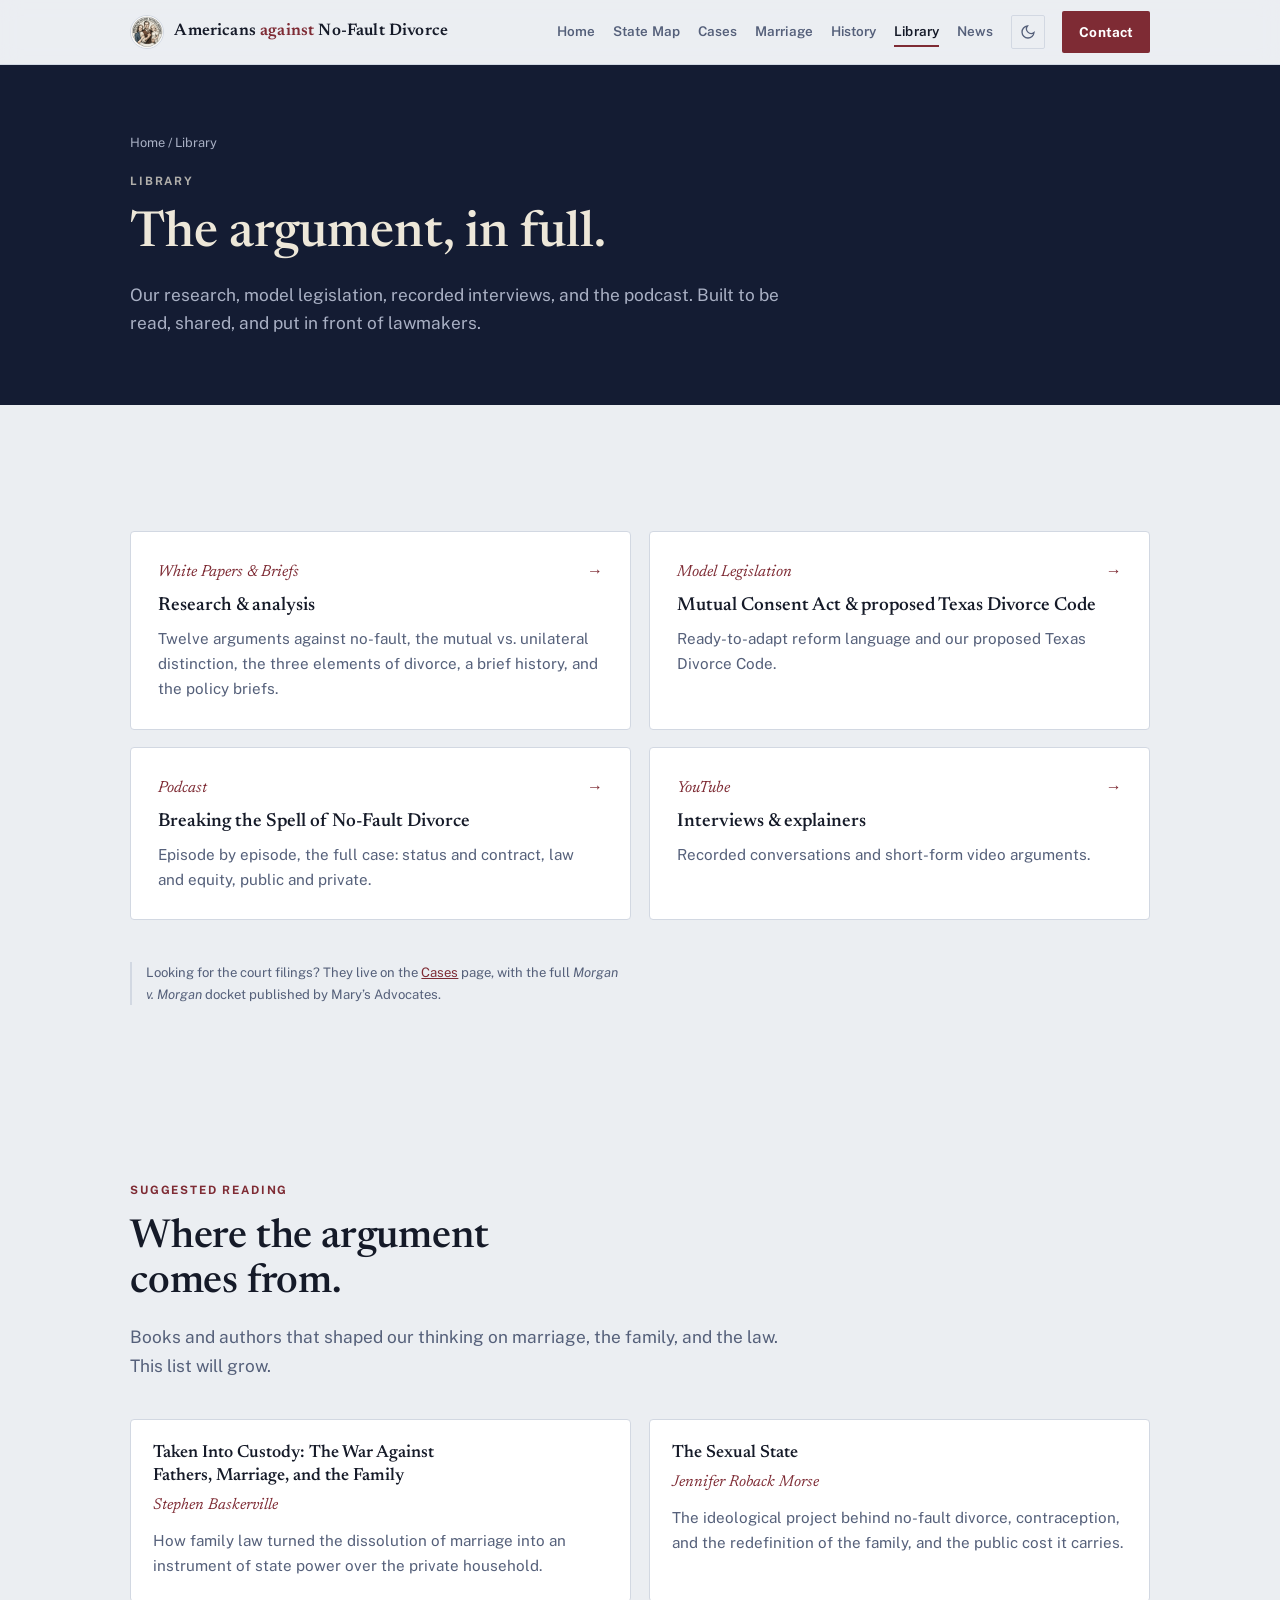
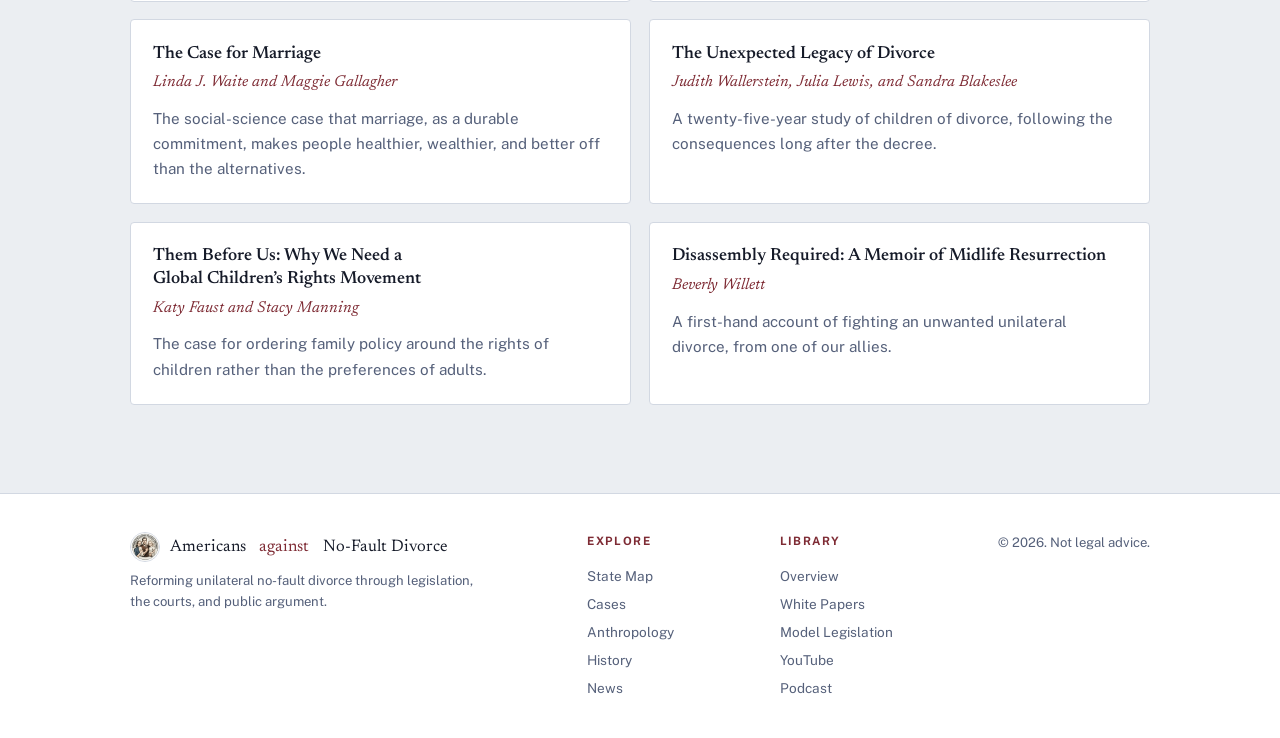
<file: library.html>
<!doctype html>
<html lang="en">
<head>
<meta charset="utf-8">
<meta name="viewport" content="width=device-width, initial-scale=1, viewport-fit=cover">
<title>Library: Americans Against No-Fault Divorce</title>
<link rel="icon" href="assets/logo-180.png">
<link rel="stylesheet" href="https://fonts.googleapis.com/css2?family=Newsreader:ital,opsz,wght@0,6..72,400..700;1,6..72,400..700&family=Public+Sans:wght@400;600;700;800&display=swap">
<link rel="stylesheet" href="site.css">
</head>
<body>

<header class="nav">
  <div class="wrap">
    <a href="index.html" class="brand"><img src="assets/logo-180.png" alt=""><span class="bname">Americans <span class="amp">against</span> No&#8209;Fault Divorce</span></a>
    <nav class="navlinks">
      <a href="index.html">Home</a>
      <a href="index.html#map">State Map</a>
      <a href="cases.html">Cases</a>
      <a href="anthropology.html">Marriage</a>
      <a href="history.html">History</a>
      <a href="library.html" class="active">Library</a>
      <a href="news.html">News</a>
    </nav>
    <button class="themetoggle" id="themeBtn" aria-label="Toggle theme"><svg width="16" height="16" viewBox="0 0 24 24" fill="none" stroke="currentColor" stroke-width="2" aria-hidden="true"><path d="M21 12.8A9 9 0 1 1 11.2 3a7 7 0 0 0 9.8 9.8z"/></svg></button>
    <a href="index.html#involved" class="btn">Contact</a>
  </div>
</header>

<div class="pagehead">
  <div class="wrap">
    <div class="crumb"><a href="index.html">Home</a> / Library</div>
    <div class="eyebrow">Library</div>
    <h1>The argument, in full.</h1>
    <p class="lede">Our research, model legislation, recorded interviews, and the podcast. Built to be read, shared, and put in front of lawmakers.</p>
  </div>
</div>

<main>
<section>
  <div class="wrap">
    <div class="lib">
      <a class="libcard" href="papers.html">
        <span class="lk">White Papers &amp; Briefs <span class="arrow">&rarr;</span></span>
        <h3>Research &amp; analysis</h3>
        <p>Twelve arguments against no-fault, the mutual vs. unilateral distinction, the three elements of divorce, a brief history, and the policy briefs.</p>
      </a>
      <a class="libcard" href="bills.html">
        <span class="lk">Model Legislation <span class="arrow">&rarr;</span></span>
        <h3>Mutual Consent Act &amp; proposed Texas Divorce Code</h3>
        <p>Ready-to-adapt reform language and our proposed Texas Divorce Code.</p>
      </a>
      <a class="libcard" href="podcast.html">
        <span class="lk">Podcast <span class="arrow">&rarr;</span></span>
        <h3>Breaking the Spell of No-Fault Divorce</h3>
        <p>Episode by episode, the full case: status and contract, law and equity, public and private.</p>
      </a>
      <a class="libcard" href="youtube.html">
        <span class="lk">YouTube <span class="arrow">&rarr;</span></span>
        <h3>Interviews &amp; explainers</h3>
        <p>Recorded conversations and short-form video arguments.</p>
      </a>
    </div>
    <p class="mapnote" style="margin-top:2.6rem">Looking for the court filings? They live on the <a href="cases.html">Cases</a> page, with the full <i>Morgan v. Morgan</i> docket published by Mary&rsquo;s Advocates.</p>
  </div>
</section>

<section>
  <div class="wrap">
    <div class="eyebrow">Suggested Reading</div>
    <h2 class="lead-h">Where the argument comes from.</h2>
    <p class="section-intro">Books and authors that shaped our thinking on marriage, the family, and the law. This list will grow.</p>
    <div class="readlist">
      <div class="readitem">
        <h3>Taken Into Custody: The War Against Fathers, Marriage, and the Family</h3>
        <p class="byline">Stephen Baskerville</p>
        <p>How family law turned the dissolution of marriage into an instrument of state power over the private household.</p>
      </div>
      <div class="readitem">
        <h3>The Sexual State</h3>
        <p class="byline">Jennifer Roback Morse</p>
        <p>The ideological project behind no-fault divorce, contraception, and the redefinition of the family, and the public cost it carries.</p>
      </div>
      <div class="readitem">
        <h3>The Case for Marriage</h3>
        <p class="byline">Linda J. Waite and Maggie Gallagher</p>
        <p>The social-science case that marriage, as a durable commitment, makes people healthier, wealthier, and better off than the alternatives.</p>
      </div>
      <div class="readitem">
        <h3>The Unexpected Legacy of Divorce</h3>
        <p class="byline">Judith Wallerstein, Julia Lewis, and Sandra Blakeslee</p>
        <p>A twenty-five-year study of children of divorce, following the consequences long after the decree.</p>
      </div>
      <div class="readitem">
        <h3>Them Before Us: Why We Need a Global Children&rsquo;s Rights Movement</h3>
        <p class="byline">Katy Faust and Stacy Manning</p>
        <p>The case for ordering family policy around the rights of children rather than the preferences of adults.</p>
      </div>
      <div class="readitem">
        <h3>Disassembly Required: A Memoir of Midlife Resurrection</h3>
        <p class="byline">Beverly Willett</p>
        <p>A first-hand account of fighting an unwanted unilateral divorce, from one of our allies.</p>
      </div>
    </div>
  </div>
</section>
</main>

<footer>
  <div class="wrap">
    <div class="fcol"><div class="fb"><img src="assets/logo-180.png" alt="">Americans <span style="color:var(--accent)">&nbsp;against&nbsp;</span> No-Fault Divorce</div>
      <small>Reforming unilateral no-fault divorce through legislation, the courts, and public argument.</small></div>
    <nav><div class="fhead">Explore</div><a href="index.html#map">State Map</a><a href="cases.html">Cases</a><a href="anthropology.html">Anthropology</a><a href="history.html">History</a><a href="news.html">News</a></nav>
    <nav><div class="fhead">Library</div><a href="library.html">Overview</a><a href="papers.html">White Papers</a><a href="bills.html">Model Legislation</a><a href="youtube.html">YouTube</a><a href="podcast.html">Podcast</a></nav>
    <div class="fcol"><small>&copy; <span class="yr"></span>. Not legal advice.</small></div>
  </div>
</footer>
<script src="site.js"></script>
</body>
</html>
</file>
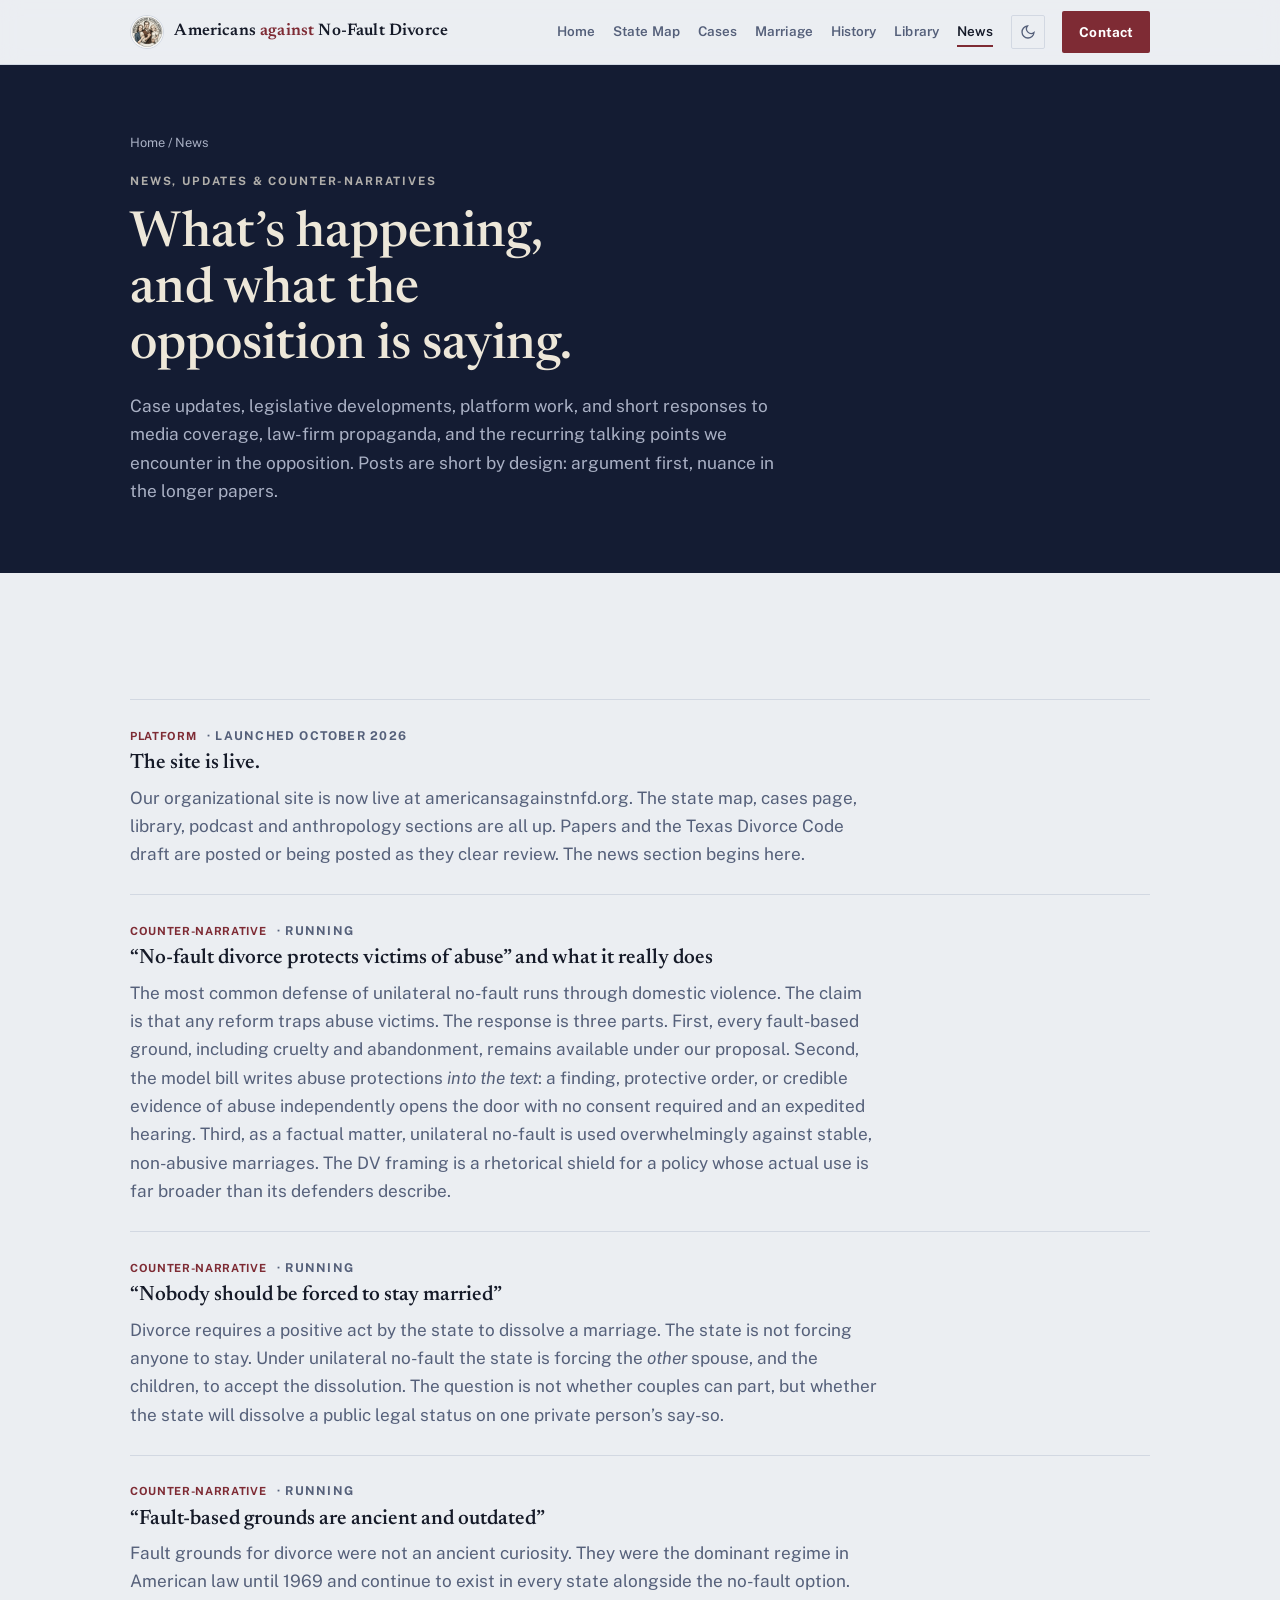
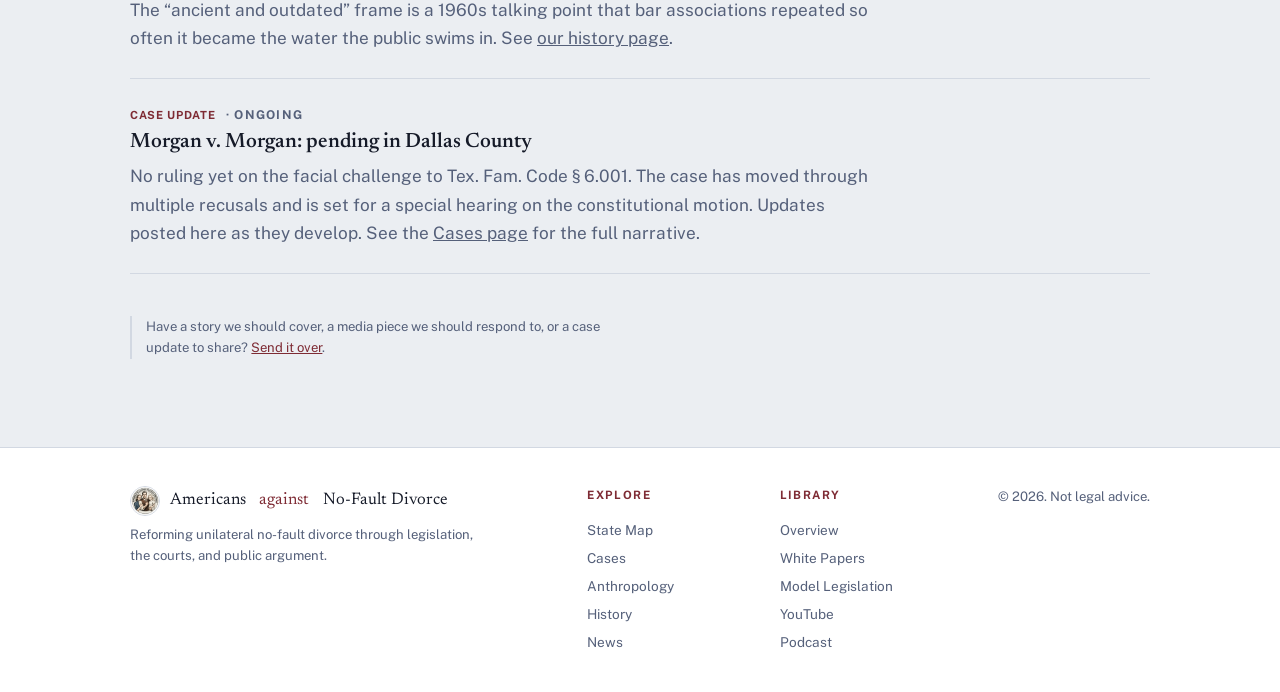
<file: news.html>
<!doctype html>
<html lang="en">
<head>
<meta charset="utf-8">
<meta name="viewport" content="width=device-width, initial-scale=1, viewport-fit=cover">
<title>News &amp; Updates: Americans Against No-Fault Divorce</title>
<link rel="icon" href="assets/logo-180.png">
<link rel="stylesheet" href="https://fonts.googleapis.com/css2?family=Newsreader:ital,opsz,wght@0,6..72,400..700;1,6..72,400..700&family=Public+Sans:wght@400;600;700;800&display=swap">
<link rel="stylesheet" href="site.css">
</head>
<body>

<header class="nav">
  <div class="wrap">
    <a href="index.html" class="brand"><img src="assets/logo-180.png" alt=""><span class="bname">Americans <span class="amp">against</span> No&#8209;Fault Divorce</span></a>
    <nav class="navlinks">
      <a href="index.html">Home</a>
      <a href="index.html#map">State Map</a>
      <a href="cases.html">Cases</a>
      <a href="anthropology.html">Marriage</a>
      <a href="history.html">History</a>
      <a href="library.html">Library</a>
      <a href="news.html" class="active">News</a>
    </nav>
    <button class="themetoggle" id="themeBtn" aria-label="Toggle theme"><svg width="16" height="16" viewBox="0 0 24 24" fill="none" stroke="currentColor" stroke-width="2" aria-hidden="true"><path d="M21 12.8A9 9 0 1 1 11.2 3a7 7 0 0 0 9.8 9.8z"/></svg></button>
    <a href="index.html#involved" class="btn">Contact</a>
  </div>
</header>

<div class="pagehead">
  <div class="wrap">
    <div class="crumb"><a href="index.html">Home</a> / News</div>
    <div class="eyebrow">News, Updates &amp; Counter-Narratives</div>
    <h1>What&rsquo;s happening, and what the opposition is saying.</h1>
    <p class="lede">Case updates, legislative developments, platform work, and short responses to media coverage, law-firm propaganda, and the recurring talking points we encounter in the opposition. Posts are short by design: argument first, nuance in the longer papers.</p>
  </div>
</div>

<main>
<section>
  <div class="wrap">
    <div class="posts">

      <div class="post">
        <div class="pmeta"><span class="ptag">Platform</span> &middot; Launched October 2026</div>
        <h3>The site is live.</h3>
        <p>Our organizational site is now live at americansagainstnfd.org. The state map, cases page, library, podcast and anthropology sections are all up. Papers and the Texas Divorce Code draft are posted or being posted as they clear review. The news section begins here.</p>
      </div>

      <div class="post">
        <div class="pmeta"><span class="ptag">Counter-narrative</span> &middot; Running</div>
        <h3>&ldquo;No-fault divorce protects victims of abuse&rdquo; and what it really does</h3>
        <p>The most common defense of unilateral no-fault runs through domestic violence. The claim is that any reform traps abuse victims. The response is three parts. First, every fault-based ground, including cruelty and abandonment, remains available under our proposal. Second, the model bill writes abuse protections <i>into the text</i>: a finding, protective order, or credible evidence of abuse independently opens the door with no consent required and an expedited hearing. Third, as a factual matter, unilateral no-fault is used overwhelmingly against stable, non-abusive marriages. The DV framing is a rhetorical shield for a policy whose actual use is far broader than its defenders describe.</p>
      </div>

      <div class="post">
        <div class="pmeta"><span class="ptag">Counter-narrative</span> &middot; Running</div>
        <h3>&ldquo;Nobody should be forced to stay married&rdquo;</h3>
        <p>Divorce requires a positive act by the state to dissolve a marriage. The state is not forcing anyone to stay. Under unilateral no-fault the state is forcing the <i>other</i> spouse, and the children, to accept the dissolution. The question is not whether couples can part, but whether the state will dissolve a public legal status on one private person&rsquo;s say-so.</p>
      </div>

      <div class="post">
        <div class="pmeta"><span class="ptag">Counter-narrative</span> &middot; Running</div>
        <h3>&ldquo;Fault-based grounds are ancient and outdated&rdquo;</h3>
        <p>Fault grounds for divorce were not an ancient curiosity. They were the dominant regime in American law until 1969 and continue to exist in every state alongside the no-fault option. The &ldquo;ancient and outdated&rdquo; frame is a 1960s talking point that bar associations repeated so often it became the water the public swims in. See <a href="history.html">our history page</a>.</p>
      </div>

      <div class="post">
        <div class="pmeta"><span class="ptag">Case update</span> &middot; Ongoing</div>
        <h3>Morgan v. Morgan: pending in Dallas County</h3>
        <p>No ruling yet on the facial challenge to Tex. Fam. Code &sect; 6.001. The case has moved through multiple recusals and is set for a special hearing on the constitutional motion. Updates posted here as they develop. See the <a href="cases.html">Cases page</a> for the full narrative.</p>
      </div>

    </div>

    <p class="mapnote" style="margin-top:2.6rem">Have a story we should cover, a media piece we should respond to, or a case update to share? <a href="index.html#involved">Send it over</a>.</p>
  </div>
</section>
</main>

<footer>
  <div class="wrap">
    <div class="fcol"><div class="fb"><img src="assets/logo-180.png" alt="">Americans <span style="color:var(--accent)">&nbsp;against&nbsp;</span> No-Fault Divorce</div>
      <small>Reforming unilateral no-fault divorce through legislation, the courts, and public argument.</small></div>
    <nav><div class="fhead">Explore</div><a href="index.html#map">State Map</a><a href="cases.html">Cases</a><a href="anthropology.html">Anthropology</a><a href="history.html">History</a><a href="news.html">News</a></nav>
    <nav><div class="fhead">Library</div><a href="library.html">Overview</a><a href="papers.html">White Papers</a><a href="bills.html">Model Legislation</a><a href="youtube.html">YouTube</a><a href="podcast.html">Podcast</a></nav>
    <div class="fcol"><small>&copy; <span class="yr"></span>. Not legal advice.</small></div>
  </div>
</footer>
<script src="site.js"></script>
</body>
</html>
</file>
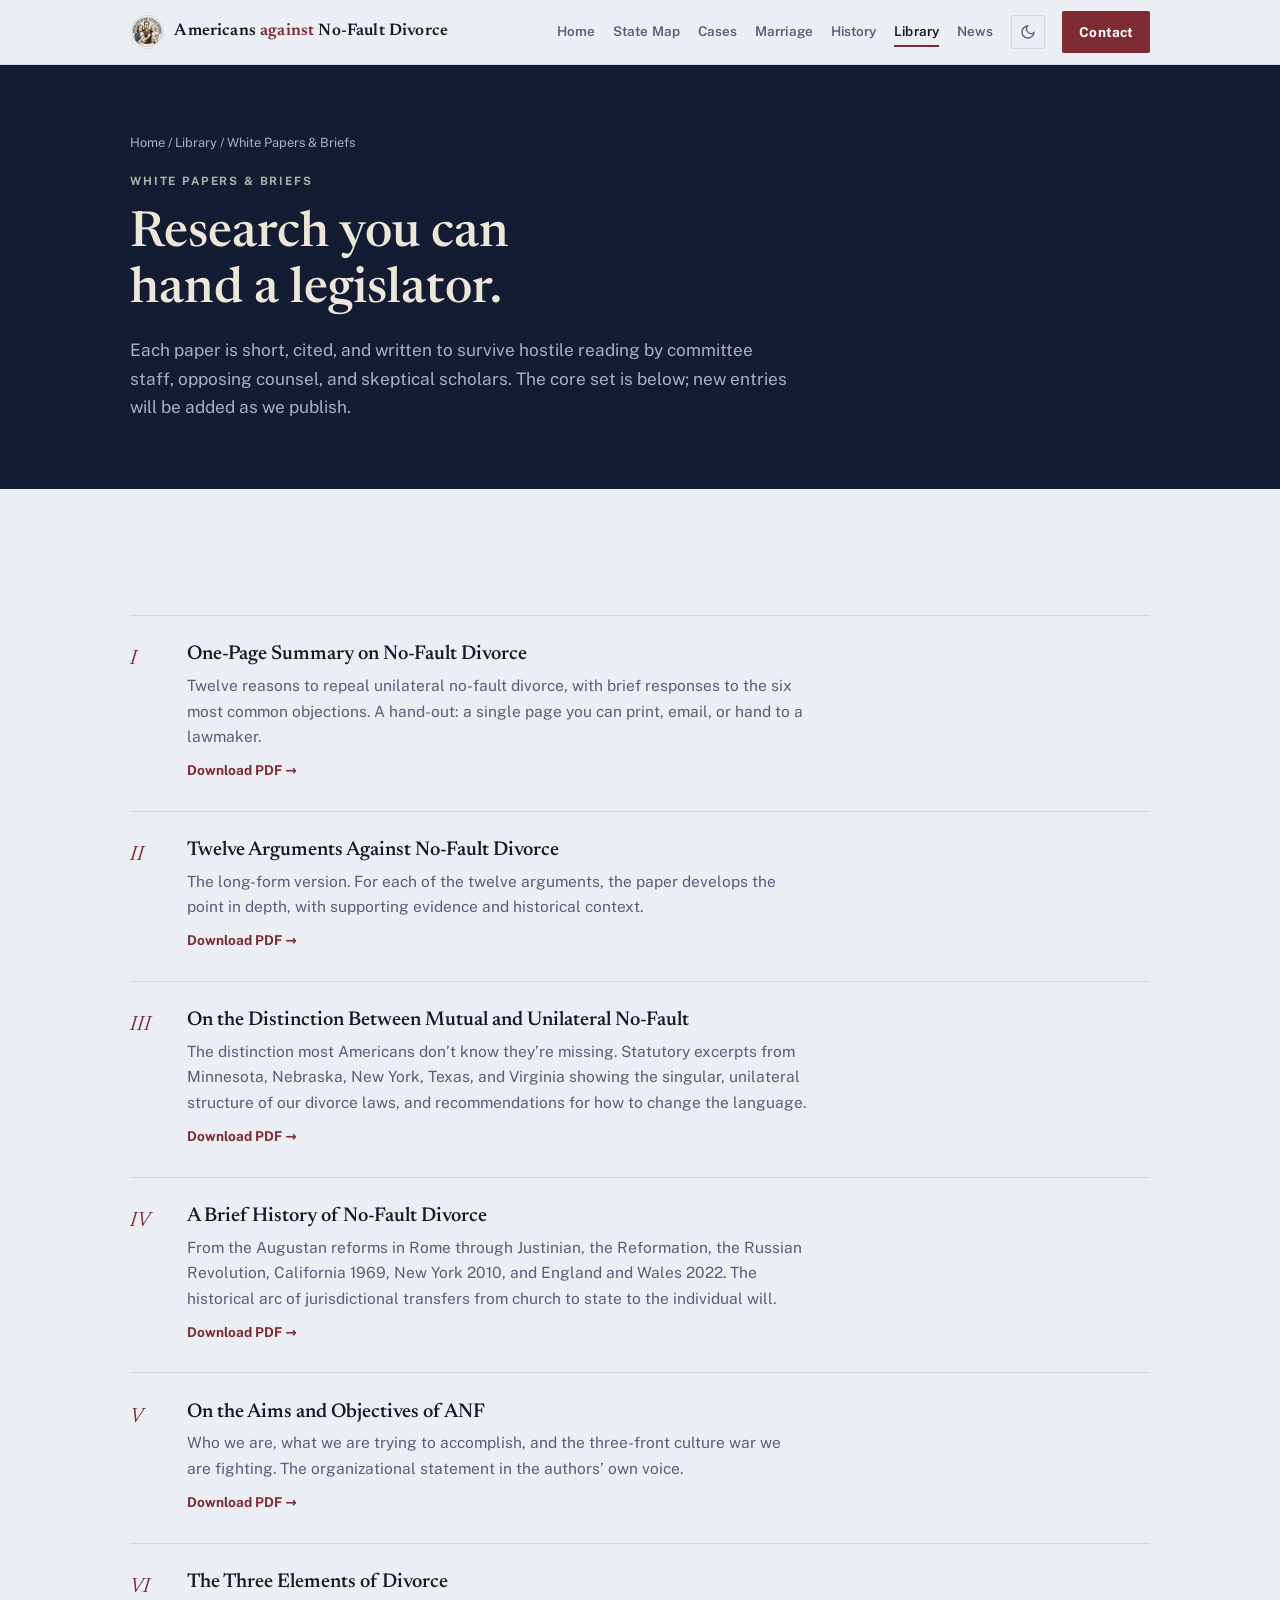
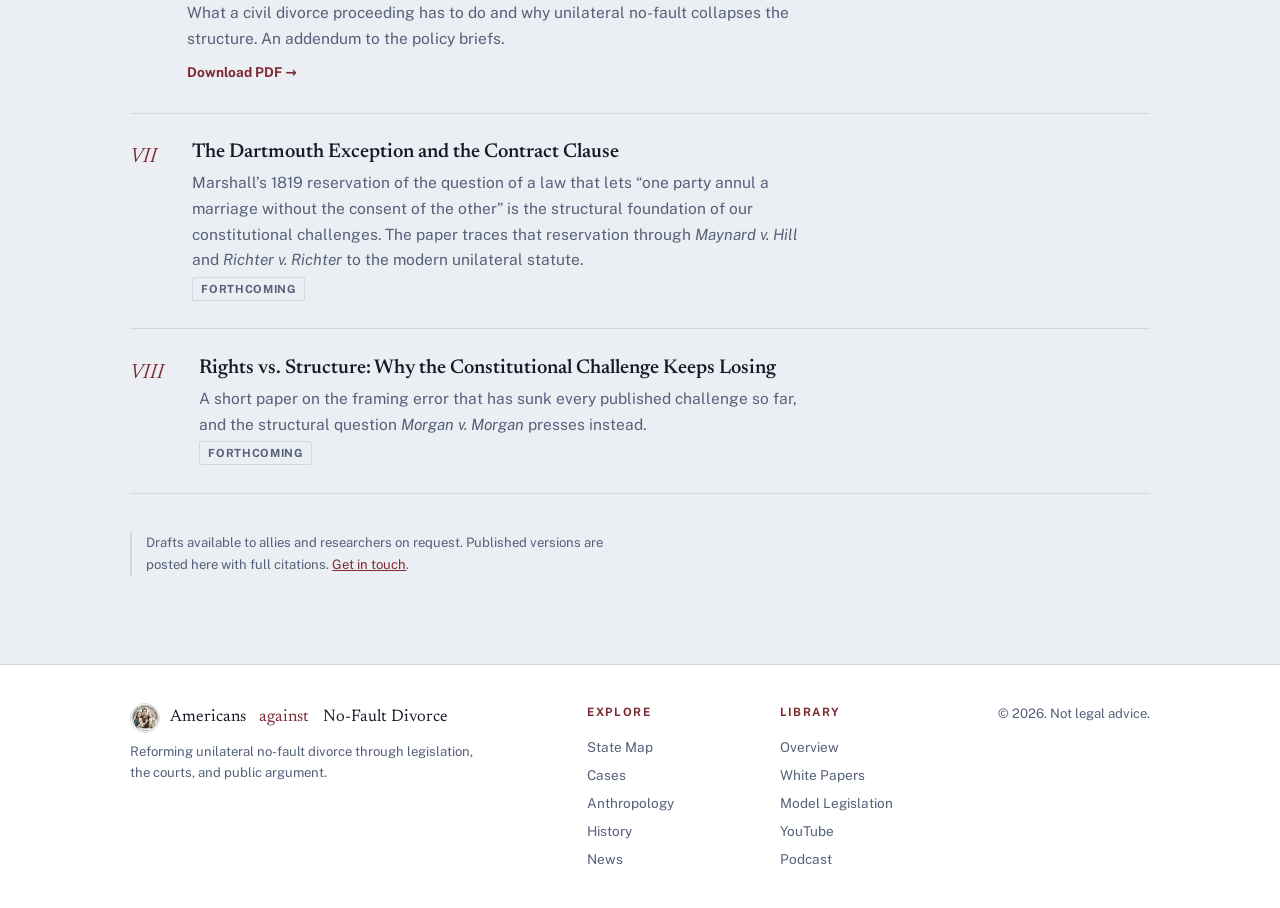
<file: papers.html>
<!doctype html>
<html lang="en">
<head>
<meta charset="utf-8">
<meta name="viewport" content="width=device-width, initial-scale=1, viewport-fit=cover">
<title>White Papers &amp; Briefs: Americans Against No-Fault Divorce</title>
<link rel="icon" href="assets/logo-180.png">
<link rel="stylesheet" href="https://fonts.googleapis.com/css2?family=Newsreader:ital,opsz,wght@0,6..72,400..700;1,6..72,400..700&family=Public+Sans:wght@400;600;700;800&display=swap">
<link rel="stylesheet" href="site.css">
</head>
<body>

<header class="nav">
  <div class="wrap">
    <a href="index.html" class="brand"><img src="assets/logo-180.png" alt=""><span class="bname">Americans <span class="amp">against</span> No&#8209;Fault Divorce</span></a>
    <nav class="navlinks">
      <a href="index.html">Home</a>
      <a href="index.html#map">State Map</a>
      <a href="cases.html">Cases</a>
      <a href="anthropology.html">Marriage</a>
      <a href="history.html">History</a>
      <a href="library.html" class="active">Library</a>
      <a href="news.html">News</a>
    </nav>
    <button class="themetoggle" id="themeBtn" aria-label="Toggle theme"><svg width="16" height="16" viewBox="0 0 24 24" fill="none" stroke="currentColor" stroke-width="2" aria-hidden="true"><path d="M21 12.8A9 9 0 1 1 11.2 3a7 7 0 0 0 9.8 9.8z"/></svg></button>
    <a href="index.html#involved" class="btn">Contact</a>
  </div>
</header>

<div class="pagehead">
  <div class="wrap">
    <div class="crumb"><a href="index.html">Home</a> / <a href="library.html">Library</a> / White Papers &amp; Briefs</div>
    <div class="eyebrow">White Papers &amp; Briefs</div>
    <h1>Research you can hand a legislator.</h1>
    <p class="lede">Each paper is short, cited, and written to survive hostile reading by committee staff, opposing counsel, and skeptical scholars. The core set is below; new entries will be added as we publish.</p>
  </div>
</div>

<main>
<section>
  <div class="wrap">
    <div class="papers">

      <div class="paper">
        <div class="pno">I</div>
        <div>
          <h3><a href="assets/papers/one-page-summary.pdf">One-Page Summary on No-Fault Divorce</a></h3>
          <p>Twelve reasons to repeal unilateral no-fault divorce, with brief responses to the six most common objections. A hand-out: a single page you can print, email, or hand to a lawmaker.</p>
          <a class="plink" href="assets/papers/one-page-summary.pdf">Download PDF &rarr;</a>
        </div>
      </div>

      <div class="paper">
        <div class="pno">II</div>
        <div>
          <h3><a href="assets/papers/12-arguments.pdf">Twelve Arguments Against No-Fault Divorce</a></h3>
          <p>The long-form version. For each of the twelve arguments, the paper develops the point in depth, with supporting evidence and historical context.</p>
          <a class="plink" href="assets/papers/12-arguments.pdf">Download PDF &rarr;</a>
        </div>
      </div>

      <div class="paper">
        <div class="pno">III</div>
        <div>
          <h3><a href="assets/papers/mutual-vs-unilateral.pdf">On the Distinction Between Mutual and Unilateral No-Fault</a></h3>
          <p>The distinction most Americans don&rsquo;t know they&rsquo;re missing. Statutory excerpts from Minnesota, Nebraska, New York, Texas, and Virginia showing the singular, unilateral structure of our divorce laws, and recommendations for how to change the language.</p>
          <a class="plink" href="assets/papers/mutual-vs-unilateral.pdf">Download PDF &rarr;</a>
        </div>
      </div>

      <div class="paper">
        <div class="pno">IV</div>
        <div>
          <h3><a href="assets/papers/brief-history.pdf">A Brief History of No-Fault Divorce</a></h3>
          <p>From the Augustan reforms in Rome through Justinian, the Reformation, the Russian Revolution, California 1969, New York 2010, and England and Wales 2022. The historical arc of jurisdictional transfers from church to state to the individual will.</p>
          <a class="plink" href="assets/papers/brief-history.pdf">Download PDF &rarr;</a>
        </div>
      </div>

      <div class="paper">
        <div class="pno">V</div>
        <div>
          <h3><a href="assets/papers/aims-and-objectives.pdf">On the Aims and Objectives of ANF</a></h3>
          <p>Who we are, what we are trying to accomplish, and the three-front culture war we are fighting. The organizational statement in the authors&rsquo; own voice.</p>
          <a class="plink" href="assets/papers/aims-and-objectives.pdf">Download PDF &rarr;</a>
        </div>
      </div>

      <div class="paper">
        <div class="pno">VI</div>
        <div>
          <h3><a href="assets/papers/three-elements.pdf">The Three Elements of Divorce</a></h3>
          <p>What a civil divorce proceeding has to do and why unilateral no-fault collapses the structure. An addendum to the policy briefs.</p>
          <a class="plink" href="assets/papers/three-elements.pdf">Download PDF &rarr;</a>
        </div>
      </div>

      <div class="paper">
        <div class="pno">VII</div>
        <div>
          <h3>The Dartmouth Exception and the Contract Clause</h3>
          <p>Marshall&rsquo;s 1819 reservation of the question of a law that lets &ldquo;one party annul a marriage without the consent of the other&rdquo; is the structural foundation of our constitutional challenges. The paper traces that reservation through <i>Maynard v. Hill</i> and <i>Richter v. Richter</i> to the modern unilateral statute.</p>
          <span class="soon">Forthcoming</span>
        </div>
      </div>

      <div class="paper">
        <div class="pno">VIII</div>
        <div>
          <h3>Rights vs. Structure: Why the Constitutional Challenge Keeps Losing</h3>
          <p>A short paper on the framing error that has sunk every published challenge so far, and the structural question <i>Morgan v. Morgan</i> presses instead.</p>
          <span class="soon">Forthcoming</span>
        </div>
      </div>

    </div>
    <p class="mapnote" style="margin-top:2.4rem">Drafts available to allies and researchers on request. Published versions are posted here with full citations. <a href="index.html#involved">Get in touch</a>.</p>
  </div>
</section>
</main>

<footer>
  <div class="wrap">
    <div class="fcol"><div class="fb"><img src="assets/logo-180.png" alt="">Americans <span style="color:var(--accent)">&nbsp;against&nbsp;</span> No-Fault Divorce</div>
      <small>Reforming unilateral no-fault divorce through legislation, the courts, and public argument.</small></div>
    <nav><div class="fhead">Explore</div><a href="index.html#map">State Map</a><a href="cases.html">Cases</a><a href="anthropology.html">Anthropology</a><a href="history.html">History</a><a href="news.html">News</a></nav>
    <nav><div class="fhead">Library</div><a href="library.html">Overview</a><a href="papers.html">White Papers</a><a href="bills.html">Model Legislation</a><a href="youtube.html">YouTube</a><a href="podcast.html">Podcast</a></nav>
    <div class="fcol"><small>&copy; <span class="yr"></span>. Not legal advice.</small></div>
  </div>
</footer>
<script src="site.js"></script>
</body>
</html>
</file>
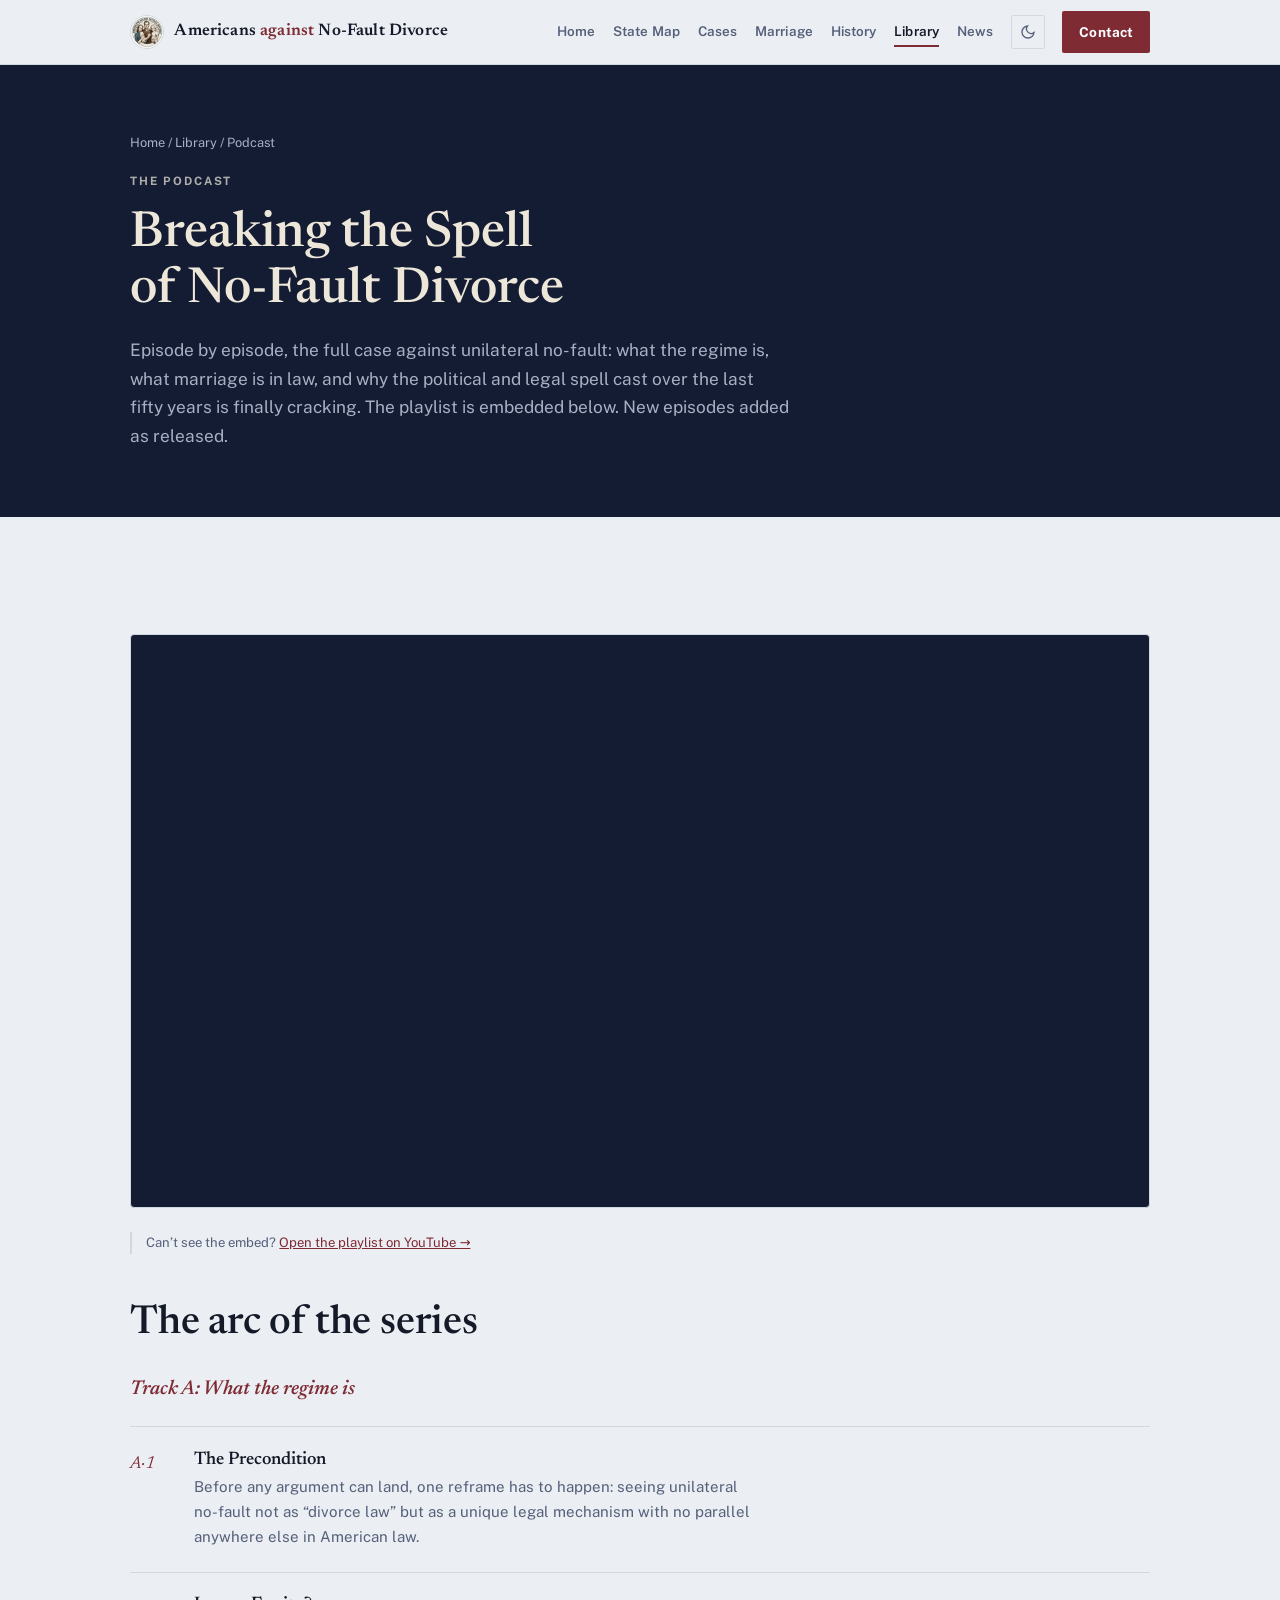
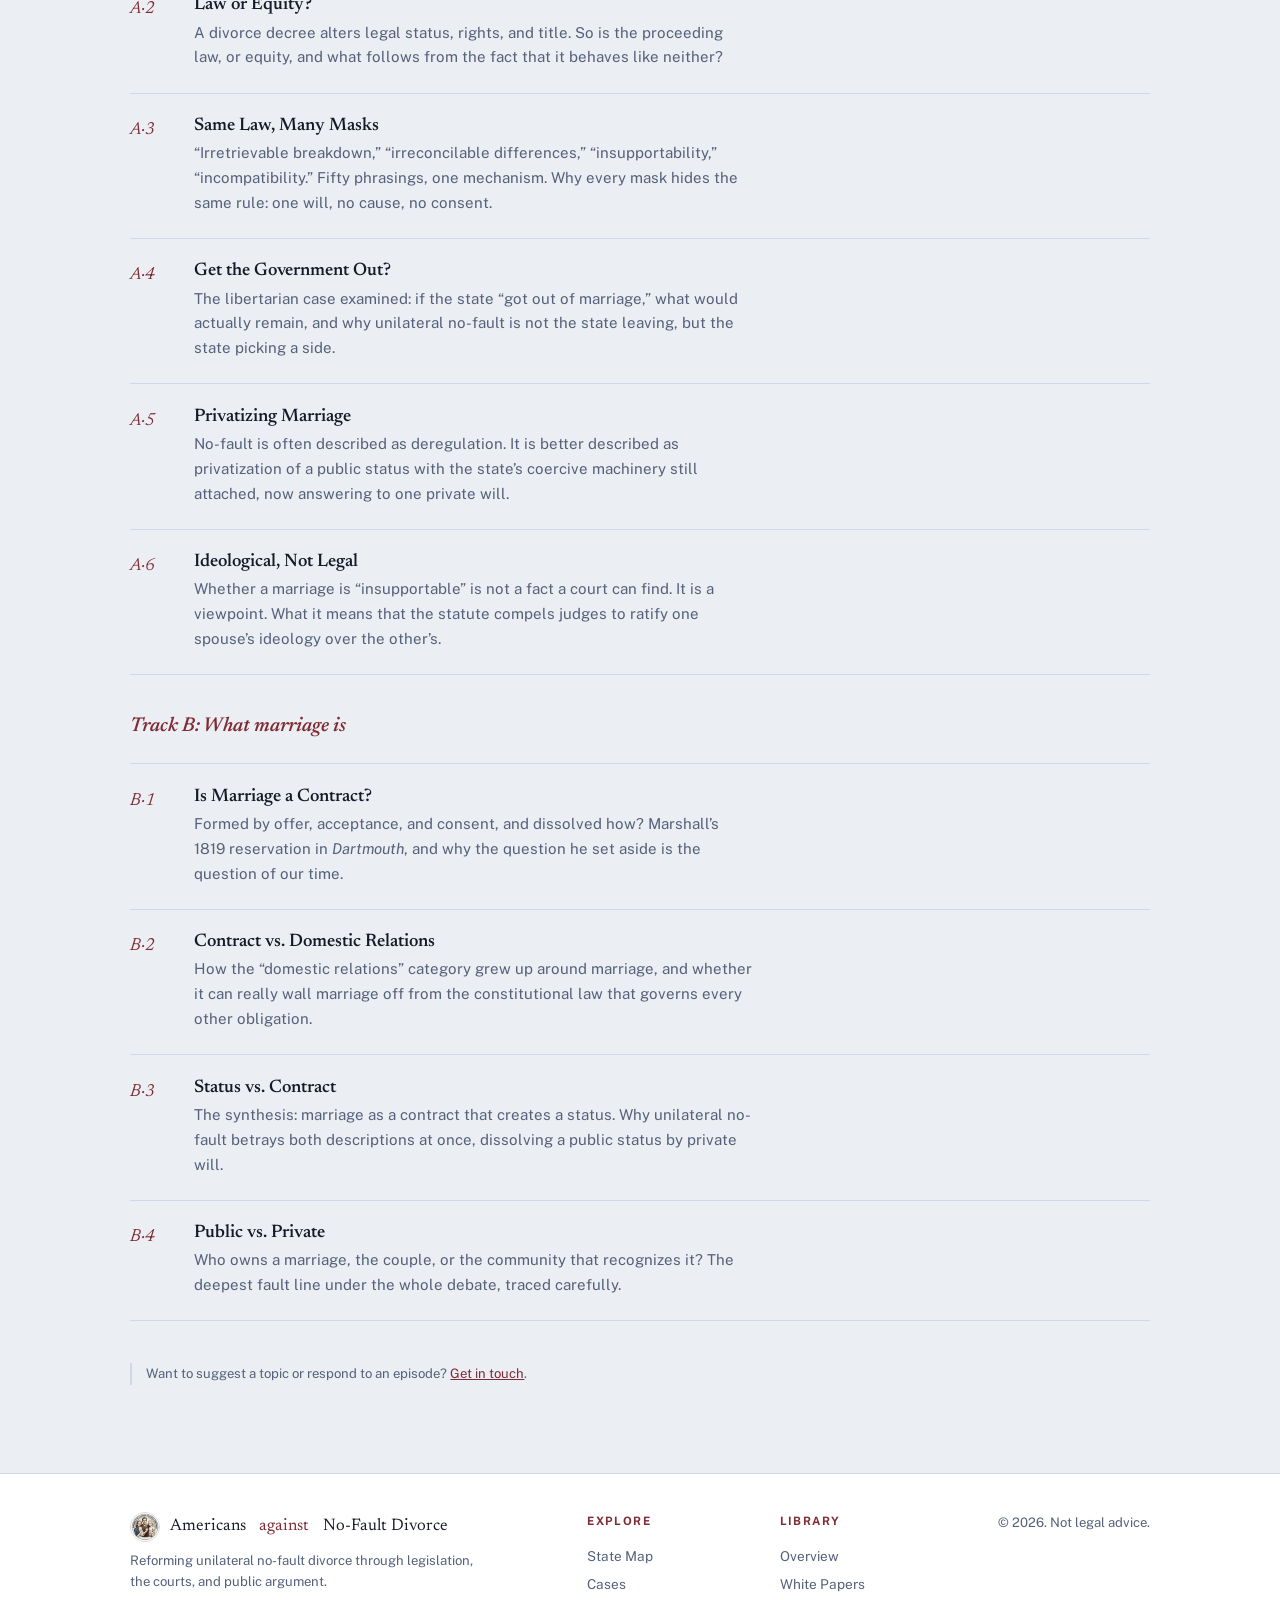
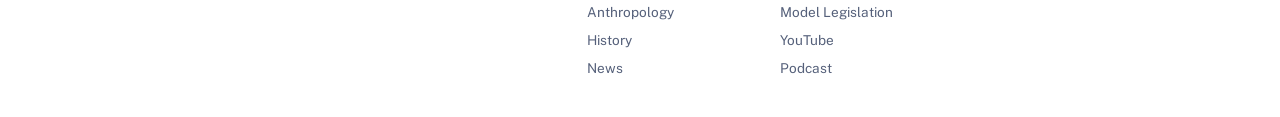
<file: podcast.html>
<!doctype html>
<html lang="en">
<head>
<meta charset="utf-8">
<meta name="viewport" content="width=device-width, initial-scale=1, viewport-fit=cover">
<title>Breaking the Spell of No-Fault Divorce: Podcast</title>
<link rel="icon" href="assets/logo-180.png">
<link rel="stylesheet" href="https://fonts.googleapis.com/css2?family=Newsreader:ital,opsz,wght@0,6..72,400..700;1,6..72,400..700&family=Public+Sans:wght@400;600;700;800&display=swap">
<link rel="stylesheet" href="site.css">
</head>
<body>

<header class="nav">
  <div class="wrap">
    <a href="index.html" class="brand"><img src="assets/logo-180.png" alt=""><span class="bname">Americans <span class="amp">against</span> No&#8209;Fault Divorce</span></a>
    <nav class="navlinks">
      <a href="index.html">Home</a>
      <a href="index.html#map">State Map</a>
      <a href="cases.html">Cases</a>
      <a href="anthropology.html">Marriage</a>
      <a href="history.html">History</a>
      <a href="library.html" class="active">Library</a>
      <a href="news.html">News</a>
    </nav>
    <button class="themetoggle" id="themeBtn" aria-label="Toggle theme"><svg width="16" height="16" viewBox="0 0 24 24" fill="none" stroke="currentColor" stroke-width="2" aria-hidden="true"><path d="M21 12.8A9 9 0 1 1 11.2 3a7 7 0 0 0 9.8 9.8z"/></svg></button>
    <a href="index.html#involved" class="btn">Contact</a>
  </div>
</header>

<div class="pagehead">
  <div class="wrap">
    <div class="crumb"><a href="index.html">Home</a> / <a href="library.html">Library</a> / Podcast</div>
    <div class="eyebrow">The Podcast</div>
    <h1>Breaking the Spell of No-Fault Divorce</h1>
    <p class="lede">Episode by episode, the full case against unilateral no-fault: what the regime is, what marriage is in law, and why the political and legal spell cast over the last fifty years is finally cracking. The playlist is embedded below. New episodes added as released.</p>
  </div>
</div>

<main>
<section>
  <div class="wrap">
    <div class="ytembed">
      <iframe src="https://www.youtube.com/embed/videoseries?list=PLYHBsRnqaAco" title="Breaking the Spell of No-Fault Divorce: full playlist" allow="accelerometer; autoplay; clipboard-write; encrypted-media; gyroscope; picture-in-picture; web-share" referrerpolicy="strict-origin-when-cross-origin" allowfullscreen></iframe>
    </div>
    <p class="mapnote" style="margin-top:1.5rem">Can&rsquo;t see the embed? <a href="https://www.youtube.com/playlist?list=PLYHBsRnqaAco" target="_blank" rel="noopener noreferrer">Open the playlist on YouTube &rarr;</a></p>

    <h2 class="lead-h" style="margin-top:3rem">The arc of the series</h2>

    <h3 style="font-family:var(--serif);font-style:italic;color:var(--accent);margin-top:2rem">Track A: What the regime is</h3>
    <div class="episodes">
      <div class="ep"><div class="eno">A&middot;1</div><div><h3>The Precondition</h3><p>Before any argument can land, one reframe has to happen: seeing unilateral no-fault not as &ldquo;divorce law&rdquo; but as a unique legal mechanism with no parallel anywhere else in American law.</p></div></div>
      <div class="ep"><div class="eno">A&middot;2</div><div><h3>Law or Equity?</h3><p>A divorce decree alters legal status, rights, and title. So is the proceeding law, or equity, and what follows from the fact that it behaves like neither?</p></div></div>
      <div class="ep"><div class="eno">A&middot;3</div><div><h3>Same Law, Many Masks</h3><p>&ldquo;Irretrievable breakdown,&rdquo; &ldquo;irreconcilable differences,&rdquo; &ldquo;insupportability,&rdquo; &ldquo;incompatibility.&rdquo; Fifty phrasings, one mechanism. Why every mask hides the same rule: one will, no cause, no consent.</p></div></div>
      <div class="ep"><div class="eno">A&middot;4</div><div><h3>Get the Government Out?</h3><p>The libertarian case examined: if the state &ldquo;got out of marriage,&rdquo; what would actually remain, and why unilateral no-fault is not the state leaving, but the state picking a side.</p></div></div>
      <div class="ep"><div class="eno">A&middot;5</div><div><h3>Privatizing Marriage</h3><p>No-fault is often described as deregulation. It is better described as privatization of a public status with the state&rsquo;s coercive machinery still attached, now answering to one private will.</p></div></div>
      <div class="ep"><div class="eno">A&middot;6</div><div><h3>Ideological, Not Legal</h3><p>Whether a marriage is &ldquo;insupportable&rdquo; is not a fact a court can find. It is a viewpoint. What it means that the statute compels judges to ratify one spouse&rsquo;s ideology over the other&rsquo;s.</p></div></div>
    </div>

    <h3 style="font-family:var(--serif);font-style:italic;color:var(--accent);margin-top:2.5rem">Track B: What marriage is</h3>
    <div class="episodes">
      <div class="ep"><div class="eno">B&middot;1</div><div><h3>Is Marriage a Contract?</h3><p>Formed by offer, acceptance, and consent, and dissolved how? Marshall&rsquo;s 1819 reservation in <i>Dartmouth</i>, and why the question he set aside is the question of our time.</p></div></div>
      <div class="ep"><div class="eno">B&middot;2</div><div><h3>Contract vs. Domestic Relations</h3><p>How the &ldquo;domestic relations&rdquo; category grew up around marriage, and whether it can really wall marriage off from the constitutional law that governs every other obligation.</p></div></div>
      <div class="ep"><div class="eno">B&middot;3</div><div><h3>Status vs. Contract</h3><p>The synthesis: marriage as a contract that creates a status. Why unilateral no-fault betrays both descriptions at once, dissolving a public status by private will.</p></div></div>
      <div class="ep"><div class="eno">B&middot;4</div><div><h3>Public vs. Private</h3><p>Who owns a marriage, the couple, or the community that recognizes it? The deepest fault line under the whole debate, traced carefully.</p></div></div>
    </div>

    <p class="mapnote" style="margin-top:2.6rem">Want to suggest a topic or respond to an episode? <a href="index.html#involved">Get in touch</a>.</p>
  </div>
</section>
</main>

<footer>
  <div class="wrap">
    <div class="fcol"><div class="fb"><img src="assets/logo-180.png" alt="">Americans <span style="color:var(--accent)">&nbsp;against&nbsp;</span> No-Fault Divorce</div>
      <small>Reforming unilateral no-fault divorce through legislation, the courts, and public argument.</small></div>
    <nav><div class="fhead">Explore</div><a href="index.html#map">State Map</a><a href="cases.html">Cases</a><a href="anthropology.html">Anthropology</a><a href="history.html">History</a><a href="news.html">News</a></nav>
    <nav><div class="fhead">Library</div><a href="library.html">Overview</a><a href="papers.html">White Papers</a><a href="bills.html">Model Legislation</a><a href="youtube.html">YouTube</a><a href="podcast.html">Podcast</a></nav>
    <div class="fcol"><small>&copy; <span class="yr"></span>. Not legal advice.</small></div>
  </div>
</footer>
<script src="site.js"></script>
</body>
</html>
</file>
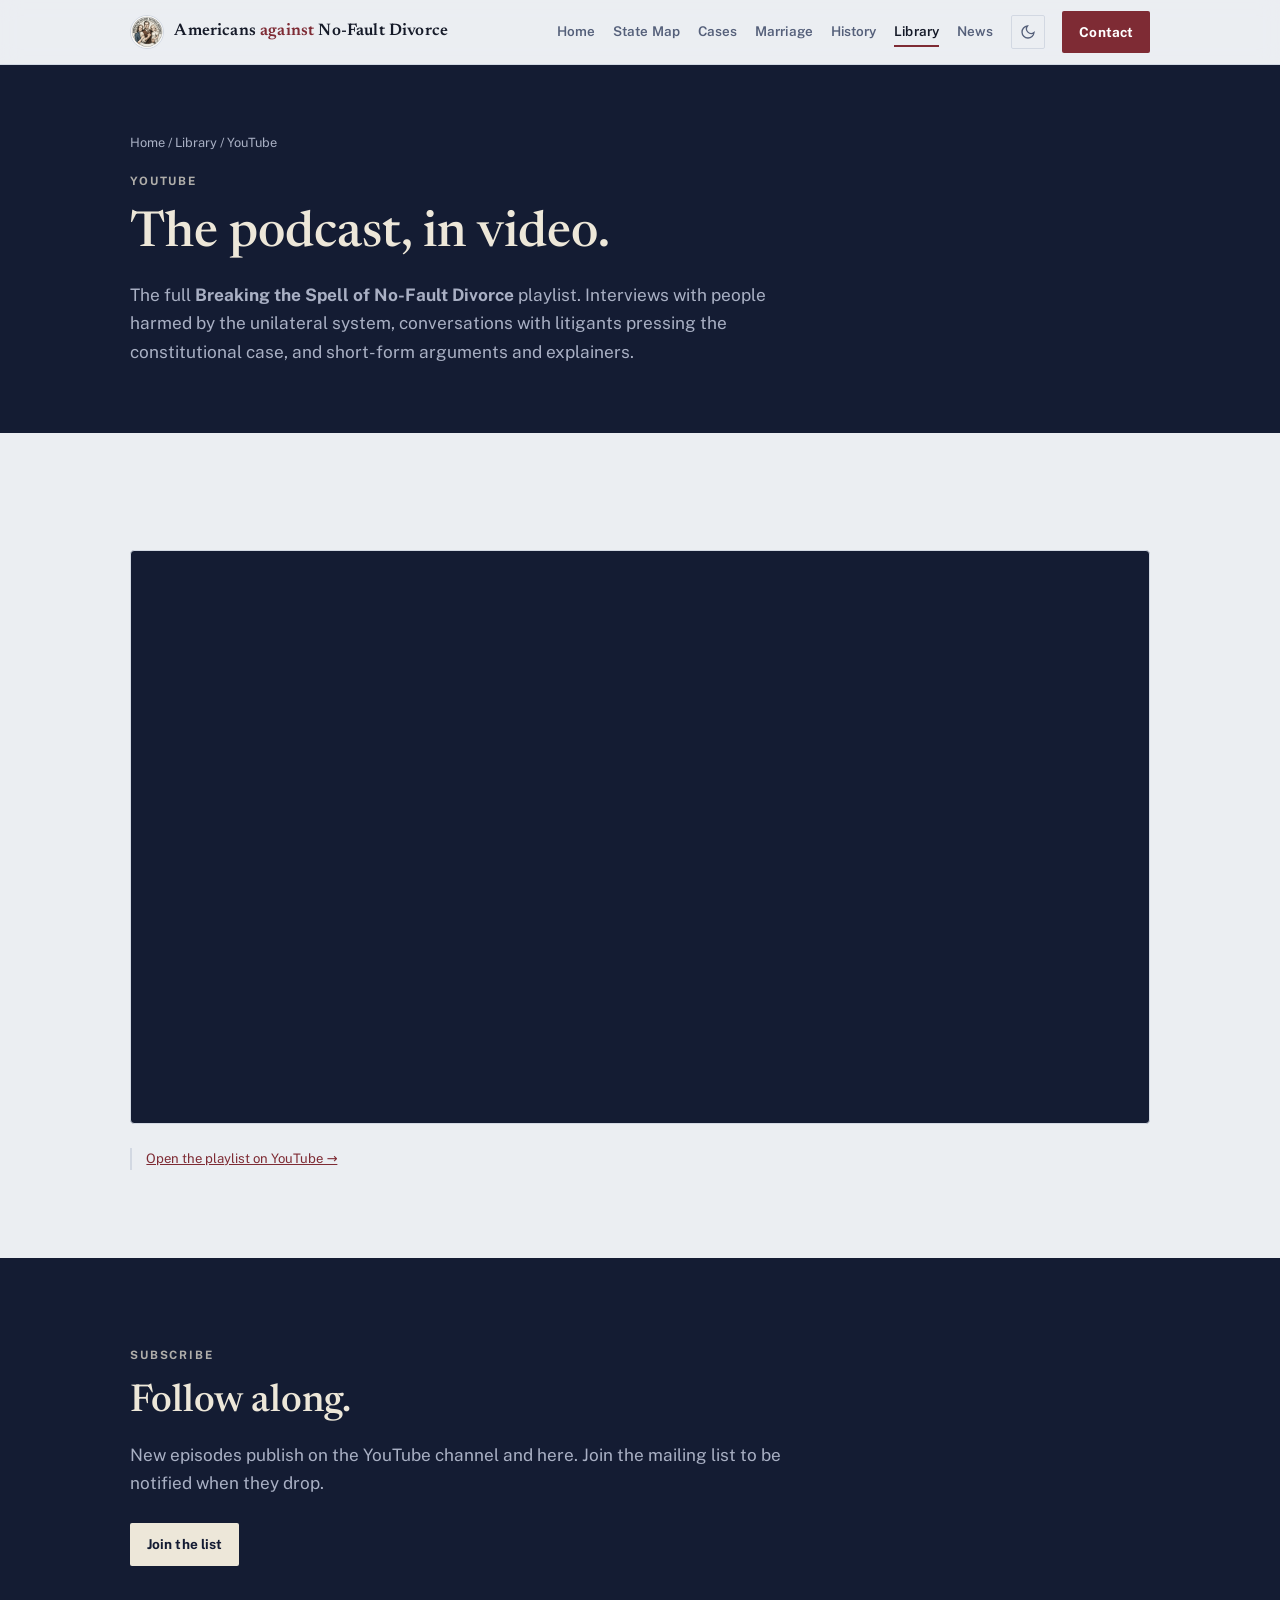
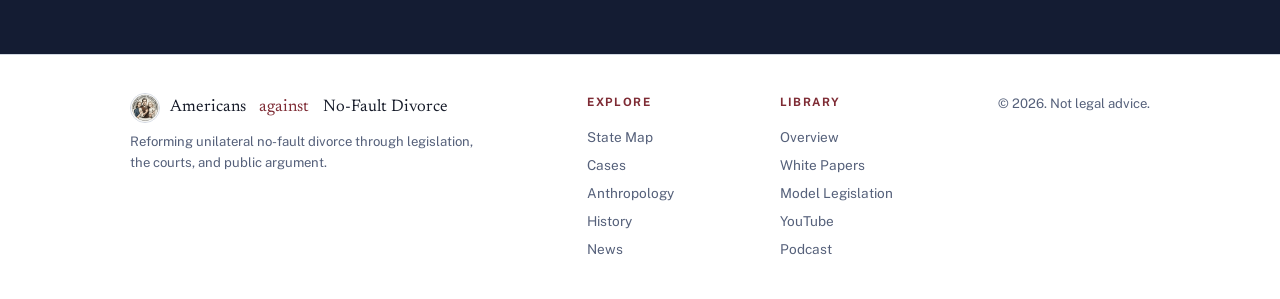
<file: youtube.html>
<!doctype html>
<html lang="en">
<head>
<meta charset="utf-8">
<meta name="viewport" content="width=device-width, initial-scale=1, viewport-fit=cover">
<title>YouTube: Americans Against No-Fault Divorce</title>
<link rel="icon" href="assets/logo-180.png">
<link rel="stylesheet" href="https://fonts.googleapis.com/css2?family=Newsreader:ital,opsz,wght@0,6..72,400..700;1,6..72,400..700&family=Public+Sans:wght@400;600;700;800&display=swap">
<link rel="stylesheet" href="site.css">
</head>
<body>

<header class="nav">
  <div class="wrap">
    <a href="index.html" class="brand"><img src="assets/logo-180.png" alt=""><span class="bname">Americans <span class="amp">against</span> No&#8209;Fault Divorce</span></a>
    <nav class="navlinks">
      <a href="index.html">Home</a>
      <a href="index.html#map">State Map</a>
      <a href="cases.html">Cases</a>
      <a href="anthropology.html">Marriage</a>
      <a href="history.html">History</a>
      <a href="library.html" class="active">Library</a>
      <a href="news.html">News</a>
    </nav>
    <button class="themetoggle" id="themeBtn" aria-label="Toggle theme"><svg width="16" height="16" viewBox="0 0 24 24" fill="none" stroke="currentColor" stroke-width="2" aria-hidden="true"><path d="M21 12.8A9 9 0 1 1 11.2 3a7 7 0 0 0 9.8 9.8z"/></svg></button>
    <a href="index.html#involved" class="btn">Contact</a>
  </div>
</header>

<div class="pagehead">
  <div class="wrap">
    <div class="crumb"><a href="index.html">Home</a> / <a href="library.html">Library</a> / YouTube</div>
    <div class="eyebrow">YouTube</div>
    <h1>The podcast, in video.</h1>
    <p class="lede">The full <b>Breaking the Spell of No-Fault Divorce</b> playlist. Interviews with people harmed by the unilateral system, conversations with litigants pressing the constitutional case, and short-form arguments and explainers.</p>
  </div>
</div>

<main>
<section>
  <div class="wrap">
    <div class="ytembed">
      <iframe src="https://www.youtube.com/embed/videoseries?list=PLYHBsRnqaAco" title="Breaking the Spell of No-Fault Divorce: full playlist" allow="accelerometer; autoplay; clipboard-write; encrypted-media; gyroscope; picture-in-picture; web-share" referrerpolicy="strict-origin-when-cross-origin" allowfullscreen></iframe>
    </div>
    <p class="mapnote" style="margin-top:1.5rem"><a href="https://www.youtube.com/playlist?list=PLYHBsRnqaAco" target="_blank" rel="noopener noreferrer">Open the playlist on YouTube &rarr;</a></p>
  </div>
</section>

<section class="case on-navy">
  <div class="wrap">
    <div class="eyebrow">Subscribe</div>
    <h2>Follow along.</h2>
    <p class="case-intro">New episodes publish on the YouTube channel and here. Join the mailing list to be notified when they drop.</p>
    <p style="margin-top:1.6rem"><a class="btn on-dark" href="index.html#involved">Join the list</a></p>
  </div>
</section>
</main>

<footer>
  <div class="wrap">
    <div class="fcol"><div class="fb"><img src="assets/logo-180.png" alt="">Americans <span style="color:var(--accent)">&nbsp;against&nbsp;</span> No-Fault Divorce</div>
      <small>Reforming unilateral no-fault divorce through legislation, the courts, and public argument.</small></div>
    <nav><div class="fhead">Explore</div><a href="index.html#map">State Map</a><a href="cases.html">Cases</a><a href="anthropology.html">Anthropology</a><a href="history.html">History</a><a href="news.html">News</a></nav>
    <nav><div class="fhead">Library</div><a href="library.html">Overview</a><a href="papers.html">White Papers</a><a href="bills.html">Model Legislation</a><a href="youtube.html">YouTube</a><a href="podcast.html">Podcast</a></nav>
    <div class="fcol"><small>&copy; <span class="yr"></span>. Not legal advice.</small></div>
  </div>
</footer>
<script src="site.js"></script>
</body>
</html>
</file>
<file: site.css>
/* Americans Against No-Fault Divorce */
:root{
  --bg:#EBEEF2; --surface:#FFFFFF; --ink:#151A28; --muted:#55607A;
  --line:#D2D8E2; --accent:#7E2B34; --accent-soft:#9A3B44;
  --navy:#141C33; --on-navy:#EDE7D9; --on-navy-muted:#A9B0C4;
  --chip:#EEF1F6; --good:#2E6B4F; --good-fill:#DCEBE2;
  --red:#B4303A; --red-fill:#F4D3D6; --amber:#9A6B1A; --amber-fill:#F2E4C7;
  --paper:#F7F4EC; --paper-line:#D8D2C2;
  --serif:"Newsreader",Georgia,"Times New Roman",serif;
  --sans:"Public Sans",system-ui,-apple-system,"Segoe UI",sans-serif;
  --maxw:1060px;
  --header-bg:rgba(235,238,242,.84);
}
@media (prefers-color-scheme:dark){:root:not([data-theme="light"]){
  --bg:#0D111C; --surface:#151B2A; --ink:#E7E9EF; --muted:#9BA5BB;
  --line:#28303F; --accent:#CC7A80; --accent-soft:#B9666C;
  --navy:#090D18; --on-navy:#ECE6D8; --on-navy-muted:#9BA3BA;
  --chip:#1B2334; --good:#5FB58C; --good-fill:#13271F;
  --red:#D96B74; --red-fill:#3A1A1E; --amber:#D9B06A; --amber-fill:#2E2416;
  --header-bg:rgba(13,17,28,.84);
  color-scheme:dark;
}}
:root[data-theme="dark"]{
  --bg:#0D111C; --surface:#151B2A; --ink:#E7E9EF; --muted:#9BA5BB;
  --line:#28303F; --accent:#CC7A80; --accent-soft:#B9666C;
  --navy:#090D18; --on-navy:#ECE6D8; --on-navy-muted:#9BA3BA;
  --chip:#1B2334; --good:#5FB58C; --good-fill:#13271F;
  --red:#D96B74; --red-fill:#3A1A1E; --amber:#D9B06A; --amber-fill:#2E2416;
  --header-bg:rgba(13,17,28,.84);
  color-scheme:dark;
}

*{box-sizing:border-box}
html{padding-top:env(safe-area-inset-top,0px);padding-bottom:env(safe-area-inset-bottom,0px)}
body{margin:0;background:var(--bg);color:var(--ink);font-family:var(--sans);
  font-size:clamp(1rem,.96rem + .18vw,1.075rem);line-height:1.65;-webkit-font-smoothing:antialiased}
body::before{content:"";position:fixed;inset:0 0 auto;height:env(safe-area-inset-top,0px);
  background:var(--header-bg);z-index:30}
img{max-width:100%}
h1,h2,h3{font-family:var(--serif);font-weight:560;text-wrap:balance;line-height:1.12;margin:0}
p{margin:0}
a{color:inherit}
[hidden]{display:none!important}
.wrap{max-width:var(--maxw);margin-inline:auto;
  padding-left:max(20px,env(safe-area-inset-left,0px));
  padding-right:max(20px,env(safe-area-inset-right,0px))}
section{padding-block:clamp(3.2rem,7vw,5.5rem)}

.eyebrow{font-family:var(--sans);font-weight:700;font-size:.72rem;letter-spacing:.16em;
  text-transform:uppercase;color:var(--accent);margin-bottom:1rem}
.on-navy .eyebrow{color:var(--on-navy);opacity:.72}
.lead-h{font-size:clamp(1.7rem,3.4vw,2.5rem);font-weight:540;max-width:22ch;letter-spacing:-.005em}
.section-intro{color:var(--muted);max-width:60ch;margin-top:1.1rem;font-size:1.08rem}
.section-intro b{color:var(--ink)}

/* nav */
header.nav{position:sticky;top:env(safe-area-inset-top,0px);z-index:40;
  background:var(--header-bg);backdrop-filter:saturate(1.3) blur(10px);
  border-bottom:1px solid var(--line)}
.nav .wrap{display:flex;align-items:center;gap:1.1rem;min-height:64px;padding-block:.5rem}
.brand{display:flex;align-items:center;gap:.65rem;font-family:var(--serif);font-weight:600;
  font-size:1.05rem;letter-spacing:.01em;text-decoration:none;white-space:nowrap;margin-right:auto;min-width:0}
.brand img{width:34px;height:34px;border-radius:50%;border:1px solid var(--line);flex:none}
.brand .amp{color:var(--accent)}
.brand .bname{overflow:hidden;text-overflow:ellipsis}
.navlinks{display:flex;gap:1.1rem;align-items:center}
.navlinks a{font-size:.84rem;text-decoration:none;color:var(--muted);font-weight:600;
  letter-spacing:.01em;transition:color .15s;white-space:nowrap;padding-block:.2rem;border-bottom:2px solid transparent}
.navlinks a:hover{color:var(--ink)}
.navlinks a.active{color:var(--ink);border-bottom-color:var(--accent)}
.btn{font-family:var(--sans);font-weight:700;font-size:.85rem;letter-spacing:.01em;
  text-decoration:none;cursor:pointer;border:0;border-radius:2px;padding:.62rem 1.05rem;
  background:var(--accent);color:#fff;transition:background .15s,transform .05s;display:inline-block}
.btn:hover{background:var(--accent-soft)}
.btn:active{transform:translateY(1px)}
.btn.ghost{background:transparent;color:var(--ink);border:1px solid var(--line)}
.btn.ghost:hover{border-color:var(--muted)}
.btn.on-dark{background:var(--on-navy);color:#141C33}
.btn.on-dark:hover{background:#fff}
.themetoggle{background:transparent;border:1px solid var(--line);color:var(--muted);
  border-radius:2px;width:34px;height:34px;cursor:pointer;display:grid;place-items:center;flex:none}
.themetoggle:hover{color:var(--ink);border-color:var(--muted)}
@media(max-width:980px){.navlinks{display:none}}

/* hero */
.hero{background:var(--navy);color:var(--on-navy);position:relative;overflow:hidden}
.hero .statute{position:absolute;right:-2%;top:50%;transform:translateY(-50%);
  font-family:var(--serif);font-style:italic;font-size:clamp(9rem,26vw,22rem);
  color:var(--on-navy);opacity:.045;pointer-events:none;line-height:.8;white-space:nowrap}
.hero .wrap{position:relative;display:grid;grid-template-columns:1fr auto;
  gap:clamp(1.5rem,4vw,3.5rem);align-items:center}
.hero h1{font-size:clamp(2.2rem,5.2vw,3.7rem);font-weight:520;letter-spacing:-.01em;max-width:16ch}
.hero .lede{color:var(--on-navy);opacity:.9;font-size:clamp(1.06rem,1.6vw,1.28rem);
  line-height:1.5;max-width:50ch;margin-top:1.4rem}
.hero .lede b{font-weight:600;color:#fff}
.hero .cta{display:flex;gap:.8rem;flex-wrap:wrap;margin-top:2.1rem}
.hero .rule{width:64px;height:2px;background:var(--accent);margin-bottom:1.8rem}
.seal{width:clamp(150px,22vw,250px);height:auto;aspect-ratio:1;border-radius:50%;
  box-shadow:0 0 0 1px rgba(255,255,255,.22),0 0 0 8px rgba(255,255,255,.05),0 18px 50px rgba(0,0,0,.45)}
@media(max-width:720px){.hero .wrap{grid-template-columns:1fr}
  .seal{order:-1;width:130px}}

/* page head */
.pagehead{background:var(--navy);color:var(--on-navy);padding-block:clamp(2.6rem,6vw,4.2rem)}
.pagehead .eyebrow{color:var(--on-navy);opacity:.72}
.pagehead h1{font-size:clamp(2rem,4.6vw,3.1rem);font-weight:530;max-width:20ch}
.pagehead .lede{color:var(--on-navy-muted);max-width:60ch;margin-top:1.1rem;font-size:1.08rem}
.crumb{font-size:.8rem;color:var(--on-navy-muted);margin-bottom:1.2rem}
.crumb a{color:var(--on-navy-muted);text-decoration:none}
.crumb a:hover{color:var(--on-navy)}

/* contrast */
.contrast{display:grid;grid-template-columns:1fr 1fr;gap:1px;background:var(--line);
  border:1px solid var(--line);border-radius:4px;overflow:hidden;margin-top:2.4rem}
.contrast>div{background:var(--surface);padding:clamp(1.3rem,3vw,2rem);min-width:0}
.contrast .k{font-size:.74rem;font-weight:700;letter-spacing:.12em;text-transform:uppercase;margin-bottom:.9rem}
.contrast .now .k{color:var(--muted)}
.contrast .prop .k{color:var(--accent)}
.contrast h3{font-size:1.25rem;margin-bottom:.6rem;font-weight:560}
.contrast p{color:var(--muted)}
@media(max-width:620px){.contrast{grid-template-columns:1fr}}

/* planks */
.planks{display:flex;flex-direction:column;margin-top:2.4rem;border-top:1px solid var(--line)}
.plank{display:grid;grid-template-columns:auto 1fr;gap:clamp(1.1rem,3vw,2.4rem);
  padding-block:1.9rem;border-bottom:1px solid var(--line);align-items:start}
.plank .num{font-family:var(--serif);font-style:italic;font-size:2rem;color:var(--accent);
  line-height:1;min-width:1.8ch}
.plank h3{font-size:1.3rem;font-weight:560;margin-bottom:.5rem}
.plank p{color:var(--muted);max-width:60ch}

/* tracks */
.tracks{display:grid;grid-template-columns:repeat(3,1fr);gap:1.1rem;margin-top:2.4rem}
.track{background:var(--surface);border:1px solid var(--line);border-radius:4px;
  padding:clamp(1.3rem,2.5vw,1.7rem);min-width:0}
.track .t-k{font-family:var(--serif);font-style:italic;color:var(--accent);font-size:1.02rem;margin-bottom:.7rem}
.track h3{font-size:1.18rem;font-weight:560;margin-bottom:.55rem}
.track p{color:var(--muted);font-size:.98rem}
.track .states{margin-top:.9rem;font-size:.8rem;letter-spacing:.04em;color:var(--ink);font-weight:600}
@media(max-width:760px){.tracks{grid-template-columns:1fr}}

/* key quote callout */
.callout{background:var(--surface);border:1px solid var(--line);border-left:4px solid var(--accent);
  padding:clamp(1.3rem,3vw,1.8rem) clamp(1.3rem,3vw,2rem);margin:2.2rem 0;border-radius:0 4px 4px 0}
.callout p{font-family:var(--serif);font-size:1.18rem;line-height:1.5;color:var(--ink);font-style:italic}
.callout cite{display:block;margin-top:.6rem;font-family:var(--sans);font-size:.78rem;
  font-weight:700;letter-spacing:.1em;text-transform:uppercase;font-style:normal;color:var(--muted)}

/* two-up prose */
.twoup{display:grid;grid-template-columns:1fr 1fr;gap:clamp(1.4rem,3.5vw,3rem);margin-top:2.4rem}
.twoup h3{font-size:1.2rem;font-weight:560;margin-bottom:.6rem;color:var(--accent)}
.twoup p{color:var(--muted);max-width:52ch}
.twoup p + p{margin-top:1rem}
@media(max-width:760px){.twoup{grid-template-columns:1fr}}

/* state map */
.mapgrid{display:grid;grid-template-columns:1.15fr .85fr;gap:clamp(1.3rem,3vw,2.4rem);
  margin-top:2.4rem;align-items:start}
@media(max-width:860px){.mapgrid{grid-template-columns:1fr}}
.mapbox{position:relative;min-width:0}
.ussvg{width:100%;height:auto;display:block}
.ussvg path{fill:var(--chip);stroke:var(--bg);stroke-width:1.1;cursor:pointer;
  transition:fill .12s,filter .12s;outline:none}
.ussvg path:hover,.ussvg path:focus-visible{filter:brightness(.92);stroke:var(--muted)}
:root[data-theme="dark"] .ussvg path:hover,:root[data-theme="dark"] .ussvg path:focus-visible{filter:brightness(1.35)}
@media (prefers-color-scheme:dark){:root:not([data-theme="light"]) .ussvg path:hover,
 :root:not([data-theme="light"]) .ussvg path:focus-visible{filter:brightness(1.35)}}
.ussvg path.unilateral{fill:var(--red-fill);stroke:var(--red)}
.ussvg path.model{fill:var(--good-fill);stroke:var(--good)}
.ussvg path.hybrid{fill:var(--amber-fill);stroke:var(--amber)}
.ussvg path.focus{stroke-width:2.2;stroke:var(--accent)}
.ussvg path.sel{stroke:var(--accent);stroke-width:2.4;filter:none}
.maptip{position:fixed;z-index:50;pointer-events:none;background:var(--navy);color:var(--on-navy);
  font-size:.78rem;font-weight:600;padding:.3rem .6rem;border-radius:2px;transform:translate(-50%,calc(-100% - 10px));
  white-space:nowrap;box-shadow:0 4px 14px rgba(0,0,0,.25)}
.legend{display:flex;flex-wrap:wrap;gap:.9rem 1.3rem;margin-top:1.1rem;font-size:.8rem;color:var(--muted)}
.legend span{display:inline-flex;align-items:center;gap:.45rem}
.swatch{width:14px;height:14px;border-radius:3px;border:1px solid var(--line);flex:none}
.swatch.unilateral{background:var(--red-fill);border-color:var(--red)}
.swatch.model{background:var(--good-fill);border-color:var(--good)}
.swatch.hybrid{background:var(--amber-fill);border-color:var(--amber)}
.swatch.focus{background:var(--chip);border-color:var(--accent);border-width:2px}
.statepanel{background:var(--surface);border:1px solid var(--line);border-radius:4px;
  padding:clamp(1.3rem,3vw,1.8rem);position:sticky;top:calc(env(safe-area-inset-top,0px) + 80px);min-width:0}
.statepanel .pname{font-family:var(--serif);font-size:1.6rem;font-weight:560;line-height:1}
.statepanel .ptags{display:flex;flex-wrap:wrap;gap:.4rem;margin-top:.8rem}
.ptag{font-size:.7rem;font-weight:700;letter-spacing:.06em;text-transform:uppercase;
  border-radius:2px;padding:.26rem .5rem;border:1px solid var(--line);color:var(--muted)}
.ptag.model{color:var(--good);border-color:var(--good);background:var(--good-fill)}
.ptag.unilateral{color:var(--red);border-color:var(--red);background:var(--red-fill)}
.ptag.hybrid{color:var(--amber);border-color:var(--amber);background:var(--amber-fill)}
.ptag.focus{color:var(--accent);border-color:var(--accent)}
.field{border-top:1px solid var(--line);padding-top:1rem;margin-top:1rem}
.field .fl{font-size:.72rem;font-weight:700;letter-spacing:.1em;text-transform:uppercase;
  color:var(--accent);margin-bottom:.4rem}
.field p{font-size:.95rem;color:var(--ink)}
.field p.empty{color:var(--muted);font-style:italic}
.field .cite{font-family:var(--serif);font-style:italic}
.mapcaveat{margin-top:1.2rem;padding:1rem 1.2rem;background:var(--chip);border:1px solid var(--line);
  border-radius:4px;font-size:.88rem;color:var(--muted)}
.mapcaveat b{color:var(--ink)}
.mapnote{margin-top:1.6rem;font-size:.82rem;color:var(--muted);border-left:2px solid var(--line);
  padding-left:.9rem;max-width:62ch}
.mapnote a{color:var(--accent)}

/* case band */
.case{background:var(--navy);color:var(--on-navy)}
.case h2{font-size:clamp(1.7rem,3.4vw,2.4rem);font-weight:540;max-width:22ch}
.case .case-intro{color:var(--on-navy-muted);max-width:60ch;margin-top:1.1rem}
.docket{display:grid;grid-template-columns:1.05fr .95fr;gap:clamp(1.3rem,3vw,2.6rem);
  margin-top:2.6rem;align-items:start}
.docket-card{border:1px solid rgba(255,255,255,.16);border-radius:4px;padding:1.5rem;background:rgba(255,255,255,.03)}
.docket-card .dl{display:grid;grid-template-columns:auto 1fr;gap:.45rem 1.1rem;font-size:.92rem;margin:0}
.docket-card dt{color:var(--on-navy-muted);white-space:nowrap}
.docket-card dd{margin:0;color:var(--on-navy)}
.docket-card dd em{font-style:italic}
.theory p{color:var(--on-navy-muted);margin-bottom:1.1rem}
.theory p b{color:var(--on-navy);font-weight:600}
.grounds{display:flex;flex-wrap:wrap;gap:.5rem}
.ground{font-size:.78rem;letter-spacing:.02em;border:1px solid rgba(255,255,255,.2);
  color:var(--on-navy);border-radius:2px;padding:.34rem .6rem}
@media(max-width:720px){.docket{grid-template-columns:1fr}}

.caselist{display:flex;flex-direction:column;gap:1.4rem;margin-top:2.4rem}
.casecard{background:var(--surface);border:1px solid var(--line);border-radius:4px;
  padding:clamp(1.4rem,3vw,2rem);min-width:0}
.casecard .chead{display:flex;flex-wrap:wrap;gap:.7rem 1rem;align-items:baseline;justify-content:space-between}
.casecard .court{font-size:.76rem;font-weight:700;letter-spacing:.1em;text-transform:uppercase;color:var(--muted)}
.casecard h3{font-family:var(--serif);font-style:italic;font-size:1.5rem;font-weight:540;margin-top:.4rem}
.status{font-size:.7rem;font-weight:700;letter-spacing:.07em;text-transform:uppercase;
  border-radius:2px;padding:.3rem .55rem;border:1px solid var(--line);color:var(--muted);white-space:nowrap}
.status.active{color:var(--good);border-color:var(--good);background:var(--good-fill)}
.status.adverse{color:var(--accent);border-color:var(--accent)}
.casecard .cmeta{font-size:.88rem;color:var(--muted);margin-top:.3rem}
.casecard .cbody{margin-top:1rem;color:var(--muted);max-width:72ch}
.casecard .cbody b{color:var(--ink);font-weight:600}
.casecard .gchips{display:flex;flex-wrap:wrap;gap:.45rem;margin-top:1.1rem}
.gchip{font-size:.74rem;border:1px solid var(--line);color:var(--muted);border-radius:2px;padding:.28rem .55rem}
.argblock{margin-top:1.3rem;background:var(--chip);border-left:3px solid var(--accent);
  padding:1rem 1.1rem;border-radius:0 3px 3px 0}
.argblock .alabel{font-size:.72rem;font-weight:700;letter-spacing:.1em;text-transform:uppercase;color:var(--accent);margin-bottom:.4rem}
.argblock p{font-size:.93rem;color:var(--ink)}
.argblock p + p{margin-top:.5rem}

/* library */
.lib{display:grid;grid-template-columns:repeat(2,1fr);gap:1.1rem;margin-top:2.4rem}
@media(max-width:720px){.lib{grid-template-columns:1fr}}
.libcard{display:flex;flex-direction:column;gap:.6rem;background:var(--surface);
  border:1px solid var(--line);border-radius:4px;padding:clamp(1.3rem,2.5vw,1.7rem);
  text-decoration:none;color:inherit;transition:border-color .12s,transform .08s;min-width:0}
.libcard:hover{border-color:var(--muted);transform:translateY(-2px)}
.libcard .lk{font-family:var(--serif);font-style:italic;color:var(--accent);font-size:1rem;
  display:flex;align-items:center;justify-content:space-between;gap:1rem}
.libcard .lk .arrow{font-style:normal;font-weight:700;transition:transform .12s}
.libcard:hover .lk .arrow{transform:translateX(3px)}
.libcard h3{font-size:1.18rem;font-weight:560}
.libcard p{color:var(--muted);font-size:.95rem}

/* papers */
.papers{display:flex;flex-direction:column;margin-top:2.4rem;border-top:1px solid var(--line)}
.paper{display:grid;grid-template-columns:auto 1fr auto;gap:clamp(1rem,3vw,2.2rem);
  padding-block:1.7rem;border-bottom:1px solid var(--line);align-items:start}
.paper .pno{font-family:var(--serif);font-style:italic;color:var(--accent);font-size:1.3rem;min-width:2ch}
.paper h3{font-size:1.25rem;font-weight:560;margin-bottom:.45rem}
.paper h3 a{color:inherit;text-decoration:none;border-bottom:1px solid transparent}
.paper h3 a:hover{border-bottom-color:var(--accent)}
.paper p{color:var(--muted);max-width:62ch;font-size:.97rem}
.paper .plink{display:inline-block;margin-top:.6rem;font-size:.85rem;font-weight:700;color:var(--accent);text-decoration:none}
.paper .plink:hover{text-decoration:underline}
.paper .soon{font-size:.7rem;font-weight:700;letter-spacing:.06em;text-transform:uppercase;
  color:var(--muted);border:1px solid var(--line);border-radius:2px;padding:.24rem .5rem;white-space:nowrap}
@media(max-width:640px){.paper{grid-template-columns:auto 1fr}.paper .soon{grid-column:2}}

/* bills page */
.billdoc{background:var(--surface);border:1px solid var(--line);border-radius:4px;
  padding:clamp(1.6rem,4vw,2.6rem);margin-top:2.4rem}
.billdoc .bd-head{text-align:center;border-bottom:2px solid var(--ink);padding-bottom:1.3rem}
.billdoc .bd-head .k{font-size:.72rem;font-weight:700;letter-spacing:.16em;text-transform:uppercase;color:var(--accent)}
.billdoc .bd-head h3{font-family:var(--serif);font-size:1.7rem;font-weight:560;margin-top:.5rem}
.billdoc .bd-head p{color:var(--muted);font-size:.9rem;margin-top:.4rem}
.bsec{border-bottom:1px solid var(--line);padding-block:1.3rem}
.bsec:last-child{border-bottom:0}
.bsec h4{font-family:var(--serif);font-size:1.08rem;font-weight:600;margin:0 0 .4rem}
.bsec h4 .sn{font-style:italic;color:var(--accent);margin-right:.5rem}
.bsec p{color:var(--muted);font-size:.96rem;max-width:66ch}
.draftstamp{display:inline-block;transform:rotate(-4deg);border:2px solid var(--accent);color:var(--accent);
  font-weight:800;letter-spacing:.2em;font-size:.78rem;padding:.3rem .8rem;border-radius:2px;margin-bottom:1.2rem}
.downloadbtn{display:inline-flex;align-items:center;gap:.5rem;font-size:.9rem;font-weight:700;
  text-decoration:none;background:var(--accent);color:#fff;padding:.7rem 1.1rem;border-radius:2px;margin-top:1.5rem}
.downloadbtn:hover{background:var(--accent-soft)}

/* podcast + youtube embeds */
.episodes{display:flex;flex-direction:column;margin-top:1.6rem;border-top:1px solid var(--line)}
.ep{display:grid;grid-template-columns:auto 1fr;gap:clamp(1rem,3vw,2rem);padding-block:1.4rem;
  border-bottom:1px solid var(--line);align-items:start}
.ep .eno{font-family:var(--serif);font-style:italic;color:var(--accent);font-size:1.1rem;min-width:3.2ch}
.ep h3{font-size:1.14rem;font-weight:560;margin-bottom:.3rem}
.ep p{color:var(--muted);font-size:.94rem;max-width:62ch}
.ytembed{aspect-ratio:16/9;margin-top:1.8rem;background:var(--navy);border:1px solid var(--line);border-radius:4px;overflow:hidden}
.ytembed iframe{width:100%;height:100%;border:0;display:block}

/* anthropology grid */
.faiths{display:grid;grid-template-columns:1fr;gap:1.4rem;margin-top:2.4rem}
.faith{background:var(--surface);border:1px solid var(--line);border-radius:4px;
  padding:clamp(1.3rem,3vw,2rem);min-width:0}
.faith .fname{font-family:var(--serif);font-size:1.5rem;font-weight:560;color:var(--accent)}
.faith .fsubtitle{color:var(--muted);font-size:.9rem;margin-top:.2rem;letter-spacing:.02em}
.faith h4{font-family:var(--sans);font-size:.74rem;font-weight:700;letter-spacing:.12em;
  text-transform:uppercase;color:var(--muted);margin:1.3rem 0 .4rem;border-top:1px solid var(--line);padding-top:1.1rem}
.faith h4:first-of-type{margin-top:1.3rem}
.faith p{color:var(--ink);font-size:.97rem;max-width:68ch}
.faith p b{color:var(--accent);font-weight:600}

/* timeline */
.timeline{position:relative;margin-top:2.4rem;padding-left:1.5rem;border-left:2px solid var(--line)}
.tli{position:relative;padding-block:1.3rem}
.tli:not(:last-child){border-bottom:1px solid var(--line)}
.tli::before{content:"";position:absolute;left:calc(-1.5rem - 7px);top:1.7rem;width:12px;height:12px;
  border-radius:50%;background:var(--accent);border:3px solid var(--bg);box-shadow:0 0 0 1px var(--line)}
.tli .tyear{font-family:var(--serif);font-style:italic;color:var(--accent);font-size:1.1rem;font-weight:600}
.tli h3{font-size:1.15rem;font-weight:560;margin:.3rem 0 .5rem}
.tli p{color:var(--muted);font-size:.95rem;max-width:62ch}

/* news */
.posts{display:flex;flex-direction:column;margin-top:2.4rem;border-top:1px solid var(--line)}
.post{padding-block:1.6rem;border-bottom:1px solid var(--line)}
.post .pmeta{font-size:.76rem;font-weight:700;letter-spacing:.1em;text-transform:uppercase;color:var(--muted);margin-bottom:.4rem}
.post .pmeta .ptag{display:inline-block;color:var(--accent);background:transparent;border:0;padding:0;margin-right:.4rem}
.post h3{font-size:1.3rem;font-weight:560;margin-bottom:.5rem}
.post p{color:var(--muted);max-width:68ch}

/* record / allies */
.record{display:grid;grid-template-columns:repeat(2,1fr);gap:1px;background:var(--line);
  border:1px solid var(--line);border-radius:4px;overflow:hidden;margin-top:2.4rem}
.rec{background:var(--surface);padding:1.4rem 1.5rem;min-width:0}
.rec .y{font-family:var(--serif);font-style:italic;color:var(--accent);font-size:.95rem;margin-bottom:.35rem}
.rec h3{font-size:1.1rem;font-weight:560;margin-bottom:.3rem}
.rec p{color:var(--muted);font-size:.93rem}
@media(max-width:620px){.record{grid-template-columns:1fr}}
.allies{display:flex;flex-wrap:wrap;gap:.7rem;margin-top:1.8rem}
.ally{border:1px solid var(--line);border-radius:2px;padding:.55rem .9rem;background:var(--surface);
  font-weight:600;font-size:.92rem;text-decoration:none;color:var(--ink);transition:border-color .12s,color .12s}
.ally:hover{border-color:var(--accent);color:var(--accent)}
.ally::after{content:" \2197";color:var(--muted);font-size:.75em}

/* get involved */
.give{display:grid;grid-template-columns:repeat(3,1fr);gap:1.1rem;margin-top:2.4rem}
.give .card{background:var(--surface);border:1px solid var(--line);border-radius:4px;padding:1.5rem;
  min-width:0;display:flex;flex-direction:column;gap:.5rem}
.give .card h3{font-size:1.14rem;font-weight:560}
.give .card p{color:var(--muted);font-size:.95rem}
@media(max-width:760px){.give{grid-template-columns:1fr}}
.readlist{display:grid;grid-template-columns:repeat(2,1fr);gap:1.1rem;margin-top:2.4rem}
@media(max-width:720px){.readlist{grid-template-columns:1fr}}
.readitem{background:var(--surface);border:1px solid var(--line);border-radius:4px;padding:1.4rem}
.readitem h3{font-size:1.1rem;font-weight:560;line-height:1.3}
.readitem .byline{font-family:var(--serif);font-style:italic;color:var(--accent);font-size:.98rem;margin:.3rem 0 .6rem}
.readitem p{color:var(--muted);font-size:.95rem}
.contactbar{margin-top:2.4rem;border:1px solid var(--line);border-radius:4px;background:var(--surface);
  padding:clamp(1.4rem,3vw,2rem)}
.contactbar h3{font-size:1.25rem;font-weight:560;margin-bottom:.4rem}
.contactbar p{color:var(--muted);max-width:60ch}
.form{display:grid;grid-template-columns:1fr 1fr;gap:.8rem;margin-top:1.3rem}
.form .full{grid-column:1/-1}
label{display:block;font-size:.76rem;font-weight:700;letter-spacing:.06em;text-transform:uppercase;
  color:var(--muted);margin-bottom:.35rem}
input,select,textarea{width:100%;font-family:var(--sans);font-size:.98rem;color:var(--ink);
  background:var(--bg);border:1px solid var(--line);border-radius:3px;padding:.62rem .7rem}
input:focus,select:focus,textarea:focus{outline:2px solid var(--accent);outline-offset:1px;border-color:transparent}
textarea{resize:vertical;min-height:84px}
.formnote{font-size:.85rem;color:var(--muted);margin-top:.7rem}
.mailrow{display:flex;align-items:center;gap:.6rem;flex-wrap:wrap;margin-top:1.1rem}
.mail{font-family:var(--serif);font-size:1.05rem}
.copybtn{font-size:.78rem;font-weight:700;border:1px solid var(--line);background:transparent;
  color:var(--muted);border-radius:2px;padding:.32rem .6rem;cursor:pointer}
.copybtn:hover{color:var(--ink);border-color:var(--muted)}
@media(max-width:620px){.form{grid-template-columns:1fr}}
.disclaimer{margin-top:1.4rem;font-size:.85rem;color:var(--muted);border-left:2px solid var(--accent);
  padding-left:.9rem;max-width:62ch}

/* footer */
footer{border-top:1px solid var(--line);background:var(--surface)}
footer .wrap{padding-block:2.4rem;display:flex;flex-wrap:wrap;gap:1.6rem;justify-content:space-between;align-items:flex-start}
footer .fcol small{color:var(--muted);font-size:.82rem;line-height:1.6;display:block;max-width:44ch}
footer .fb{display:flex;align-items:center;gap:.6rem;font-family:var(--serif);font-size:1.05rem;margin-bottom:.5rem}
footer .fb img{width:30px;height:30px;border-radius:50%;border:1px solid var(--line)}
footer nav{display:flex;flex-direction:column;gap:.35rem}
footer nav a{font-size:.85rem;color:var(--muted);text-decoration:none}
footer nav a:hover{color:var(--ink)}
footer .fhead{font-size:.72rem;font-weight:700;letter-spacing:.12em;text-transform:uppercase;color:var(--accent);margin-bottom:.5rem}

@media(prefers-reduced-motion:reduce){*{transition:none!important}}
</file>
